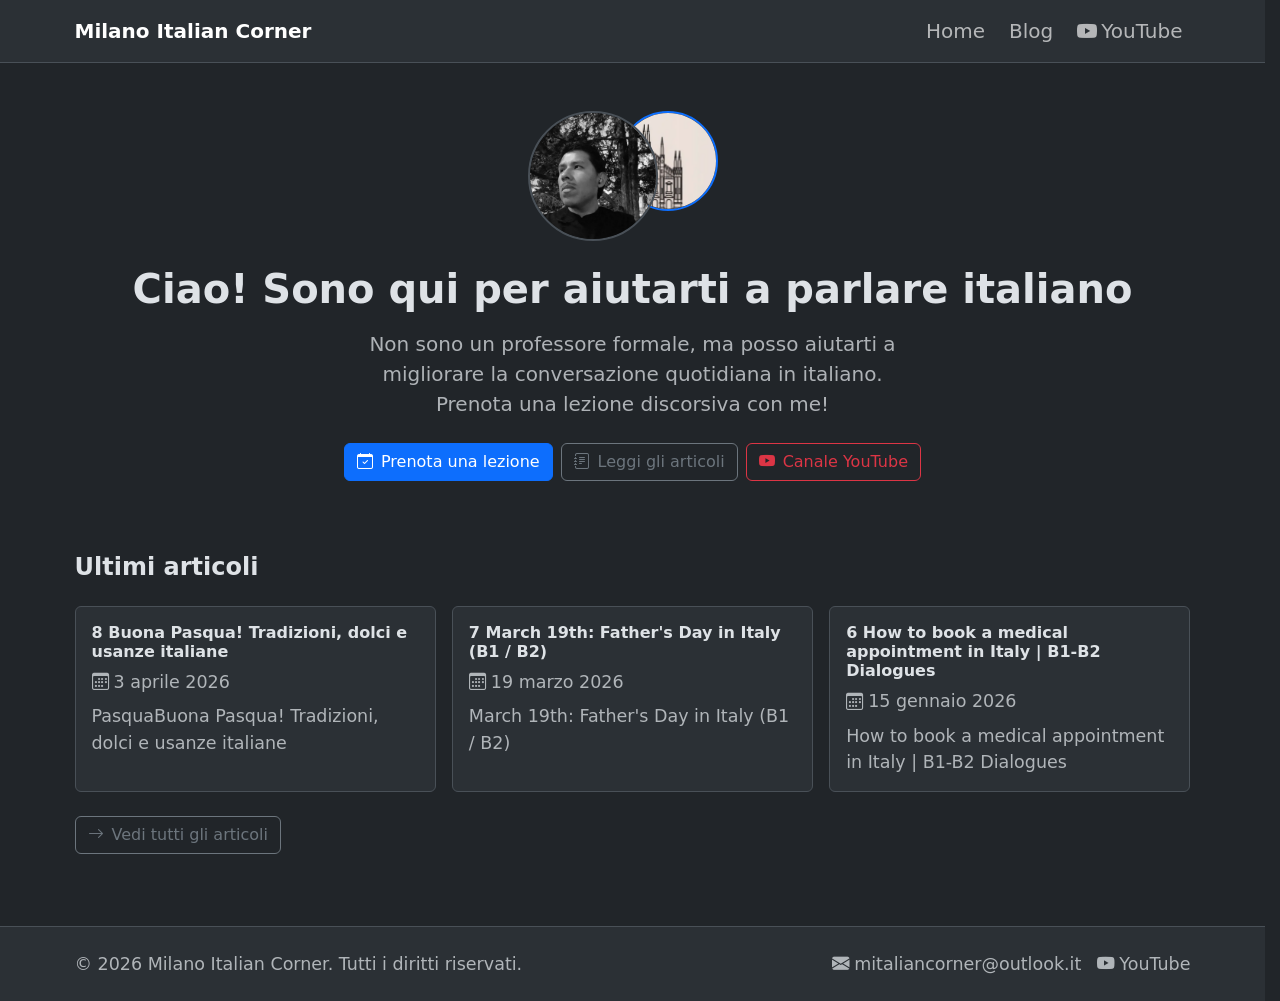
<file: index.html>
<!DOCTYPE html><html lang="it" data-bs-theme="dark"> <head><!-- 
      preconnect Ottimizza le connessioni esterne 
      I file di Bootstrap vengono caricati da cdn.jsdelivr.net. Il browser perde tempo a "cercare" dove si trova questo server (DNS lookup) e a stabilire una connessione sicura.
      Soluzione: Aggiungi queste due righe in cima al tuo <head>, prima di ogni altra cosa: 
    --><link rel="preconnect" href="https://cdn.jsdelivr.net"><link rel="dns-prefetch" href="https://cdn.jsdelivr.net"><meta charset="UTF-8"><meta name="viewport" content="width=device-width, initial-scale=1.0"><meta name="generator" content="Astro v6.1.3"><title>Milano Italian Corner</title><meta name="description" content="Impara l'italiano parlato. Articoli, consigli e risorse per chi vuole migliorare la conversazione in italiano."><link rel="canonical" href="https://mic.pphost.com.de/"><meta property="og:title" content="Milano Italian Corner"><meta property="og:description" content="Impara l'italiano parlato. Articoli, consigli e risorse per chi vuole migliorare la conversazione in italiano."><meta property="og:url" content="https://mic.pphost.com.de/"><meta property="og:type" content="website"><meta property="og:site_name" content="Milano Italian Corner"><meta name="twitter:card" content="summary_large_image"><meta name="twitter:title" content="Milano Italian Corner"><meta name="twitter:description" content="Impara l'italiano parlato. Articoli, consigli e risorse per chi vuole migliorare la conversazione in italiano."><link rel="sitemap" href="/sitemap-index.xml"><link rel="icon" href="data:,"><!-- blank favicon --><link href="https://cdn.jsdelivr.net/npm/bootstrap@5.3.8/dist/css/bootstrap.min.css" rel="stylesheet" integrity="sha384-sRIl4kxILFvY47J16cr9ZwB07vP4J8+LH7qKQnuqkuIAvNWLzeN8tE5YBujZqJLB" crossorigin="anonymous"><link rel="stylesheet" href="https://cdn.jsdelivr.net/npm/bootstrap-icons@1.13.1/font/bootstrap-icons.min.css"><link rel="stylesheet" href="/styles/global.css"><script type="application/ld+json">{"@context":"https://schema.org","@type":"WebSite","name":"Milano Italian Corner","url":"https://mic.pphost.com.de","description":"Impara l'italiano parlato. Articoli, consigli e risorse per chi vuole migliorare la conversazione in italiano."}</script></head> <body> <nav class="navbar navbar-expand-lg sticky-top bg-body-tertiary border-bottom"> <div class="container"> <a class="navbar-brand fw-bold" href="/">Milano Italian Corner</a> <button class="navbar-toggler" type="button" data-bs-toggle="collapse" data-bs-target="#navbarNav" aria-controls="navbarNav" aria-expanded="false" aria-label="Toggle navigation"> <span class="navbar-toggler-icon"></span> </button> <div class="collapse navbar-collapse" id="navbarNav"> <ul class="navbar-nav ms-auto gap-2"> <li class="nav-item"> <a class="nav-link" href="/">Home</a> </li> <li class="nav-item"> <a class="nav-link" href="/blog">Blog</a> </li> <li class="nav-item"> <a class="nav-link" href="https://www.youtube.com/@mitaliancorner" target="_blank" rel="noopener noreferrer"> <i class="bi bi-youtube me-1"></i>YouTube
</a> </li> </ul> </div> </div> </nav> <main>  <section class="text-center py-5"> <div class="container"> <div class="d-flex justify-content-center mb-4"> <div class="avatar-wrapper"> <img src="/images/author.webp" alt="Foto autore" class="avatar-img author border border-2"> <img src="/images/channel-logo.webp" alt="Logo canale YouTube" class="avatar-img logo border border-2 border-primary"> </div> </div> <h1 class="display-6 fw-bold mb-3">Ciao! Sono qui per aiutarti a parlare italiano</h1> <p class="lead text-body-secondary mx-auto mb-4" style="max-width: 540px;"> Non sono un professore formale, ma posso aiutarti a migliorare la conversazione quotidiana in italiano. Prenota una lezione discorsiva con me! </p> <div class="d-flex flex-wrap justify-content-center gap-2"> <a href="mailto:mitaliancorner@outlook.it?subject=Prenotazione lezione italiano" class="btn btn-primary"> <i class="bi bi-calendar-check me-2"></i>Prenota una lezione </a> <a href="/blog" class="btn btn-outline-secondary"> <i class="bi bi-journal-text me-2"></i>Leggi gli articoli
</a> <!--
        <a href={`mailto:${SITE_CONFIG.email}`} class="btn btn-outline-secondary">
          <i class="bi bi-envelope me-2"></i>Scrivimi
        </a>
        --> <a href="https://www.youtube.com/@mitaliancorner" target="_blank" rel="noopener noreferrer" class="btn btn-outline-danger"> <i class="bi bi-youtube me-2"></i>Canale YouTube
</a> </div> </div> </section> <section class="container py-4"> <h2 class="h4 fw-bold mb-4">Ultimi articoli</h2> <div class="row g-3"> <div class="col-md-4"> <a href="/blog/0008-buona-pasqua-tradizioni-dolci-usanze-italiane" class="card h-100 text-decoration-none bg-body-tertiary border"> <div class="card-body"> <h3 class="card-title h6 fw-semibold">8 Buona Pasqua! Tradizioni, dolci e usanze italiane</h3> <p class="text-body-secondary small mb-2"> <i class="bi bi-calendar3 me-1"></i>3 aprile 2026 </p> <p class="card-text text-body-secondary small mb-0">PasquaBuona Pasqua! Tradizioni, dolci e usanze italiane</p> </div> </a> </div><div class="col-md-4"> <a href="/blog/0007-march-19-fathers-day copy" class="card h-100 text-decoration-none bg-body-tertiary border"> <div class="card-body"> <h3 class="card-title h6 fw-semibold">7 March 19th: Father&#39;s Day in Italy (B1 / B2)</h3> <p class="text-body-secondary small mb-2"> <i class="bi bi-calendar3 me-1"></i>19 marzo 2026 </p> <p class="card-text text-body-secondary small mb-0">March 19th: Father&#39;s Day in Italy (B1 / B2)</p> </div> </a> </div><div class="col-md-4"> <a href="/blog/0006-how-to-book-medical-appointment" class="card h-100 text-decoration-none bg-body-tertiary border"> <div class="card-body"> <h3 class="card-title h6 fw-semibold">6 How to book a medical appointment in Italy | B1-B2 Dialogues</h3> <p class="text-body-secondary small mb-2"> <i class="bi bi-calendar3 me-1"></i>15 gennaio 2026 </p> <p class="card-text text-body-secondary small mb-0">How to book a medical appointment in Italy | B1-B2 Dialogues</p> </div> </a> </div> </div> <div class="mt-4"> <a href="/blog" class="btn btn-outline-secondary"> <i class="bi bi-arrow-right me-2"></i>Vedi tutti gli articoli
</a> </div> </section> </main> <footer class="bg-body-tertiary border-top py-4 mt-5"> <div class="container d-flex flex-column flex-md-row justify-content-between align-items-center gap-2 text-body-secondary small"> <span>&copy; 2026 Milano Italian Corner. Tutti i diritti riservati.</span> <div class="d-flex gap-3"> <a href="mailto:mitaliancorner@outlook.it" class="text-body-secondary text-decoration-none"> <i class="bi bi-envelope-fill me-1"></i>mitaliancorner@outlook.it </a> <a href="https://www.youtube.com/@mitaliancorner" target="_blank" rel="noopener noreferrer" class="text-body-secondary text-decoration-none"> <i class="bi bi-youtube me-1"></i>YouTube
</a> </div> </div> </footer> <script src="https://cdn.jsdelivr.net/npm/bootstrap@5.3.8/dist/js/bootstrap.bundle.min.js" integrity="sha384-FKyoEForCGlyvwx9Hj09JcYn3nv7wiPVlz7YYwJrWVcXK/BmnVDxM+D2scQbITxI" crossorigin="anonymous"></script> </body> </html>
</file>
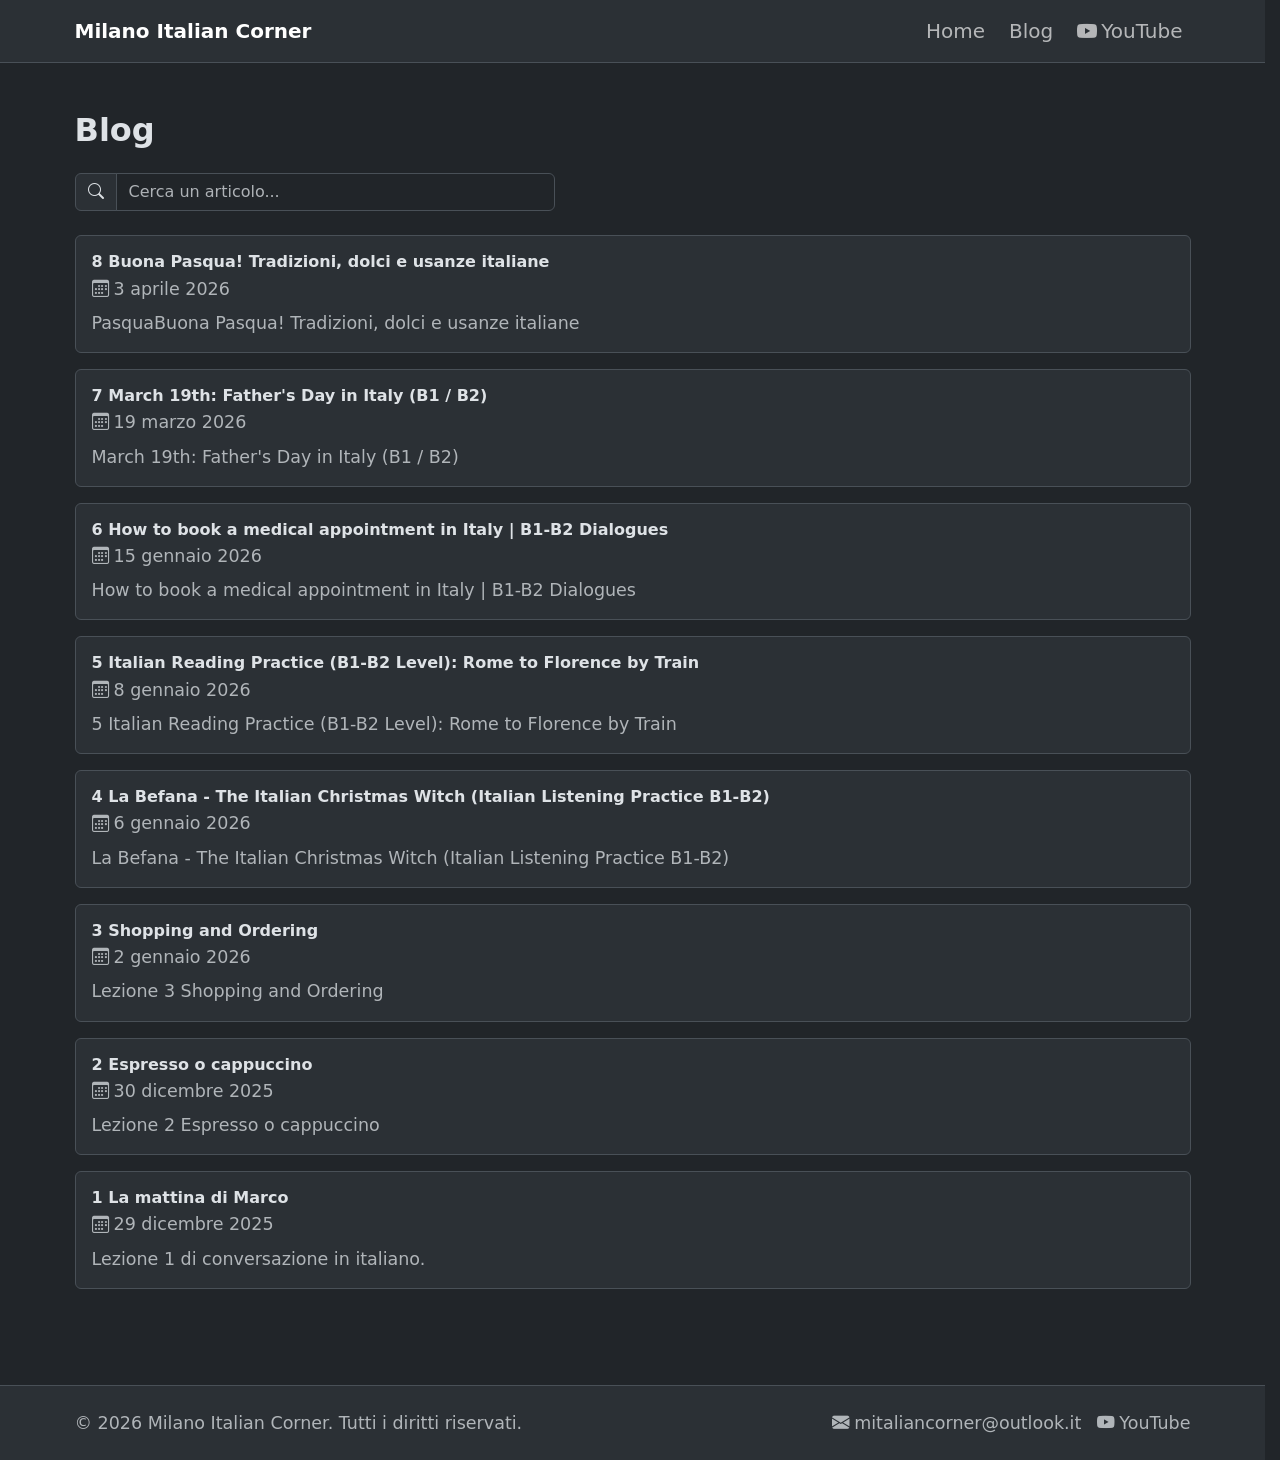
<file: blog/index.html>
<!DOCTYPE html><html lang="it" data-bs-theme="dark"> <head><!-- 
      preconnect Ottimizza le connessioni esterne 
      I file di Bootstrap vengono caricati da cdn.jsdelivr.net. Il browser perde tempo a "cercare" dove si trova questo server (DNS lookup) e a stabilire una connessione sicura.
      Soluzione: Aggiungi queste due righe in cima al tuo <head>, prima di ogni altra cosa: 
    --><link rel="preconnect" href="https://cdn.jsdelivr.net"><link rel="dns-prefetch" href="https://cdn.jsdelivr.net"><meta charset="UTF-8"><meta name="viewport" content="width=device-width, initial-scale=1.0"><meta name="generator" content="Astro v6.1.3"><title>Blog | Milano Italian Corner</title><meta name="description" content="Tutti gli articoli di Milano Italian Corner: risorse e consigli per imparare l'italiano parlato."><link rel="canonical" href="https://mic.pphost.com.de/blog/"><meta property="og:title" content="Blog | Milano Italian Corner"><meta property="og:description" content="Tutti gli articoli di Milano Italian Corner: risorse e consigli per imparare l'italiano parlato."><meta property="og:url" content="https://mic.pphost.com.de/blog/"><meta property="og:type" content="website"><meta property="og:site_name" content="Milano Italian Corner"><meta name="twitter:card" content="summary_large_image"><meta name="twitter:title" content="Blog | Milano Italian Corner"><meta name="twitter:description" content="Tutti gli articoli di Milano Italian Corner: risorse e consigli per imparare l'italiano parlato."><link rel="sitemap" href="/sitemap-index.xml"><link rel="icon" href="data:,"><!-- blank favicon --><link href="https://cdn.jsdelivr.net/npm/bootstrap@5.3.8/dist/css/bootstrap.min.css" rel="stylesheet" integrity="sha384-sRIl4kxILFvY47J16cr9ZwB07vP4J8+LH7qKQnuqkuIAvNWLzeN8tE5YBujZqJLB" crossorigin="anonymous"><link rel="stylesheet" href="https://cdn.jsdelivr.net/npm/bootstrap-icons@1.13.1/font/bootstrap-icons.min.css"><link rel="stylesheet" href="/styles/global.css"><script type="application/ld+json">{"@context":"https://schema.org","@type":"WebSite","name":"Milano Italian Corner","url":"https://mic.pphost.com.de","description":"Impara l'italiano parlato. Articoli, consigli e risorse per chi vuole migliorare la conversazione in italiano."}</script></head> <body> <nav class="navbar navbar-expand-lg sticky-top bg-body-tertiary border-bottom"> <div class="container"> <a class="navbar-brand fw-bold" href="/">Milano Italian Corner</a> <button class="navbar-toggler" type="button" data-bs-toggle="collapse" data-bs-target="#navbarNav" aria-controls="navbarNav" aria-expanded="false" aria-label="Toggle navigation"> <span class="navbar-toggler-icon"></span> </button> <div class="collapse navbar-collapse" id="navbarNav"> <ul class="navbar-nav ms-auto gap-2"> <li class="nav-item"> <a class="nav-link" href="/">Home</a> </li> <li class="nav-item"> <a class="nav-link" href="/blog">Blog</a> </li> <li class="nav-item"> <a class="nav-link" href="https://www.youtube.com/@mitaliancorner" target="_blank" rel="noopener noreferrer"> <i class="bi bi-youtube me-1"></i>YouTube
</a> </li> </ul> </div> </div> </nav> <main>  <section class="container py-5"> <h1 class="h2 fw-bold mb-4">Blog</h1> <div class="mb-4"> <div class="input-group" style="max-width: 480px;"> <span class="input-group-text"><i class="bi bi-search"></i></span> <input type="text" id="search-input" class="form-control" placeholder="Cerca un articolo..." autocomplete="off"> </div> </div> <div class="d-flex flex-column gap-3" id="articles-list"> <div class="article-item" data-title="8 buona pasqua! tradizioni, dolci e usanze italiane"> <a href="/blog/0008-buona-pasqua-tradizioni-dolci-usanze-italiane" class="card text-decoration-none bg-body-tertiary border"> <div class="card-body"> <h2 class="card-title h6 fw-semibold mb-1">8 Buona Pasqua! Tradizioni, dolci e usanze italiane</h2> <p class="text-body-secondary small mb-2"> <i class="bi bi-calendar3 me-1"></i>3 aprile 2026 </p> <p class="card-text text-body-secondary small mb-0">PasquaBuona Pasqua! Tradizioni, dolci e usanze italiane</p> </div> </a> </div><div class="article-item" data-title="7 march 19th: father's day in italy (b1 / b2)"> <a href="/blog/0007-march-19-fathers-day copy" class="card text-decoration-none bg-body-tertiary border"> <div class="card-body"> <h2 class="card-title h6 fw-semibold mb-1">7 March 19th: Father&#39;s Day in Italy (B1 / B2)</h2> <p class="text-body-secondary small mb-2"> <i class="bi bi-calendar3 me-1"></i>19 marzo 2026 </p> <p class="card-text text-body-secondary small mb-0">March 19th: Father&#39;s Day in Italy (B1 / B2)</p> </div> </a> </div><div class="article-item" data-title="6 how to book a medical appointment in italy | b1-b2 dialogues"> <a href="/blog/0006-how-to-book-medical-appointment" class="card text-decoration-none bg-body-tertiary border"> <div class="card-body"> <h2 class="card-title h6 fw-semibold mb-1">6 How to book a medical appointment in Italy | B1-B2 Dialogues</h2> <p class="text-body-secondary small mb-2"> <i class="bi bi-calendar3 me-1"></i>15 gennaio 2026 </p> <p class="card-text text-body-secondary small mb-0">How to book a medical appointment in Italy | B1-B2 Dialogues</p> </div> </a> </div><div class="article-item" data-title="5 italian reading practice (b1-b2 level): rome to florence by train"> <a href="/blog/0005-italian-reading-practice-rome-to-florence" class="card text-decoration-none bg-body-tertiary border"> <div class="card-body"> <h2 class="card-title h6 fw-semibold mb-1">5 Italian Reading Practice (B1-B2 Level): Rome to Florence by Train</h2> <p class="text-body-secondary small mb-2"> <i class="bi bi-calendar3 me-1"></i>8 gennaio 2026 </p> <p class="card-text text-body-secondary small mb-0">5 Italian Reading Practice (B1-B2 Level): Rome to Florence by Train</p> </div> </a> </div><div class="article-item" data-title="4 la befana - the italian christmas witch (italian listening practice b1-b2)"> <a href="/blog/0004-la-befana-italian-christmas-witch" class="card text-decoration-none bg-body-tertiary border"> <div class="card-body"> <h2 class="card-title h6 fw-semibold mb-1">4 La Befana - The Italian Christmas Witch (Italian Listening Practice B1-B2)</h2> <p class="text-body-secondary small mb-2"> <i class="bi bi-calendar3 me-1"></i>6 gennaio 2026 </p> <p class="card-text text-body-secondary small mb-0">La Befana - The Italian Christmas Witch (Italian Listening Practice B1-B2)</p> </div> </a> </div><div class="article-item" data-title="3 shopping and ordering"> <a href="/blog/0003-shopping-and-ordering" class="card text-decoration-none bg-body-tertiary border"> <div class="card-body"> <h2 class="card-title h6 fw-semibold mb-1">3 Shopping and Ordering</h2> <p class="text-body-secondary small mb-2"> <i class="bi bi-calendar3 me-1"></i>2 gennaio 2026 </p> <p class="card-text text-body-secondary small mb-0">Lezione 3 Shopping and Ordering</p> </div> </a> </div><div class="article-item" data-title="2 espresso o cappuccino"> <a href="/blog/0002-espresso-o-cappuccino" class="card text-decoration-none bg-body-tertiary border"> <div class="card-body"> <h2 class="card-title h6 fw-semibold mb-1">2 Espresso o cappuccino</h2> <p class="text-body-secondary small mb-2"> <i class="bi bi-calendar3 me-1"></i>30 dicembre 2025 </p> <p class="card-text text-body-secondary small mb-0">Lezione 2 Espresso o cappuccino</p> </div> </a> </div><div class="article-item" data-title="1 la mattina di marco"> <a href="/blog/0001-la-mattina-di-marco" class="card text-decoration-none bg-body-tertiary border"> <div class="card-body"> <h2 class="card-title h6 fw-semibold mb-1">1 La mattina di Marco</h2> <p class="text-body-secondary small mb-2"> <i class="bi bi-calendar3 me-1"></i>29 dicembre 2025 </p> <p class="card-text text-body-secondary small mb-0">Lezione 1 di conversazione in italiano.</p> </div> </a> </div> </div> <p id="no-results" class="text-body-secondary text-center py-5 no-results"> <i class="bi bi-search fs-3 d-block mb-2"></i>
Nessun articolo trovato per "<span id="no-results-query"></span>"
</p> </section> <script type="module">const o=document.getElementById("search-input"),l=document.querySelectorAll(".article-item"),c=document.getElementById("no-results"),u=document.getElementById("no-results-query");o?.addEventListener("input",()=>{const e=o.value.trim().toLowerCase();let t=0;l.forEach(n=>{const s=(n.dataset.title??"").includes(e);n.style.display=s?"":"none",s&&t++}),c.style.display=t===0?"block":"none",u.textContent=e});</script>  </main> <footer class="bg-body-tertiary border-top py-4 mt-5"> <div class="container d-flex flex-column flex-md-row justify-content-between align-items-center gap-2 text-body-secondary small"> <span>&copy; 2026 Milano Italian Corner. Tutti i diritti riservati.</span> <div class="d-flex gap-3"> <a href="mailto:mitaliancorner@outlook.it" class="text-body-secondary text-decoration-none"> <i class="bi bi-envelope-fill me-1"></i>mitaliancorner@outlook.it </a> <a href="https://www.youtube.com/@mitaliancorner" target="_blank" rel="noopener noreferrer" class="text-body-secondary text-decoration-none"> <i class="bi bi-youtube me-1"></i>YouTube
</a> </div> </div> </footer> <script src="https://cdn.jsdelivr.net/npm/bootstrap@5.3.8/dist/js/bootstrap.bundle.min.js" integrity="sha384-FKyoEForCGlyvwx9Hj09JcYn3nv7wiPVlz7YYwJrWVcXK/BmnVDxM+D2scQbITxI" crossorigin="anonymous"></script> </body> </html>
</file>
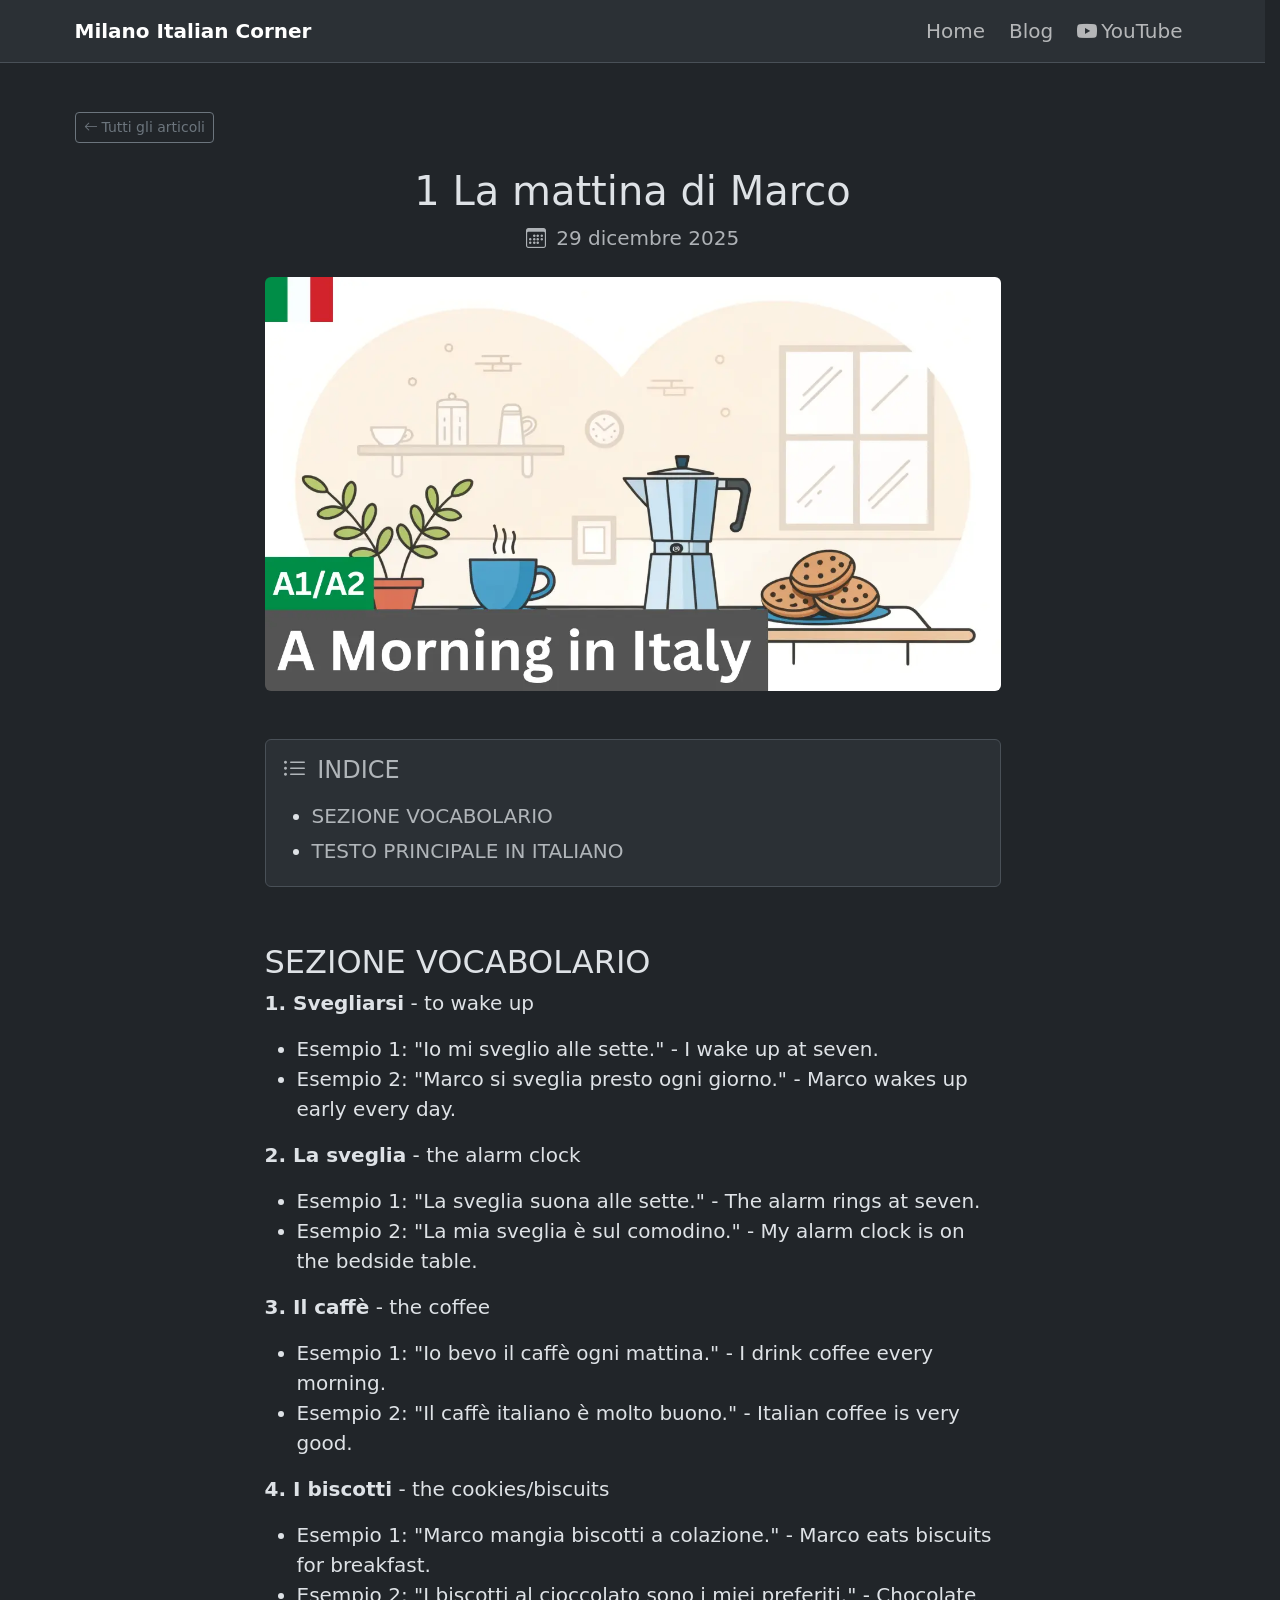
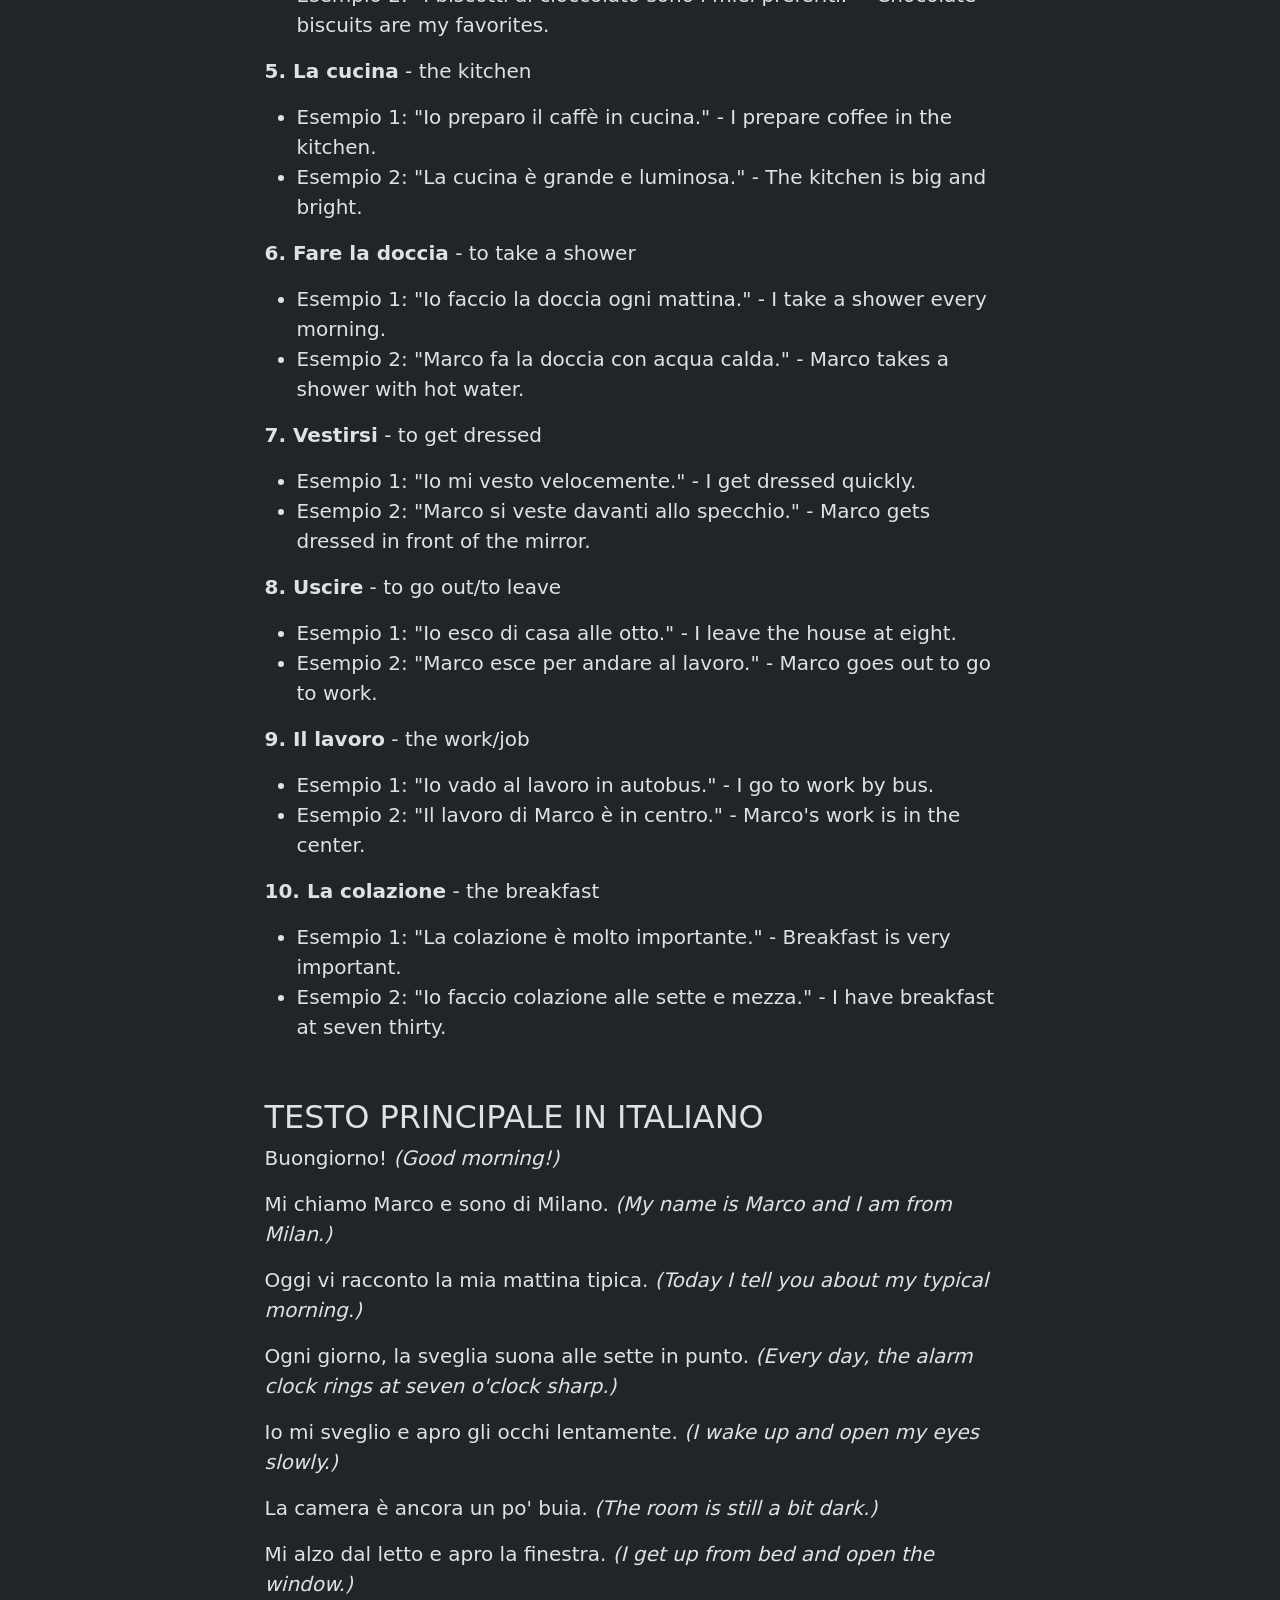
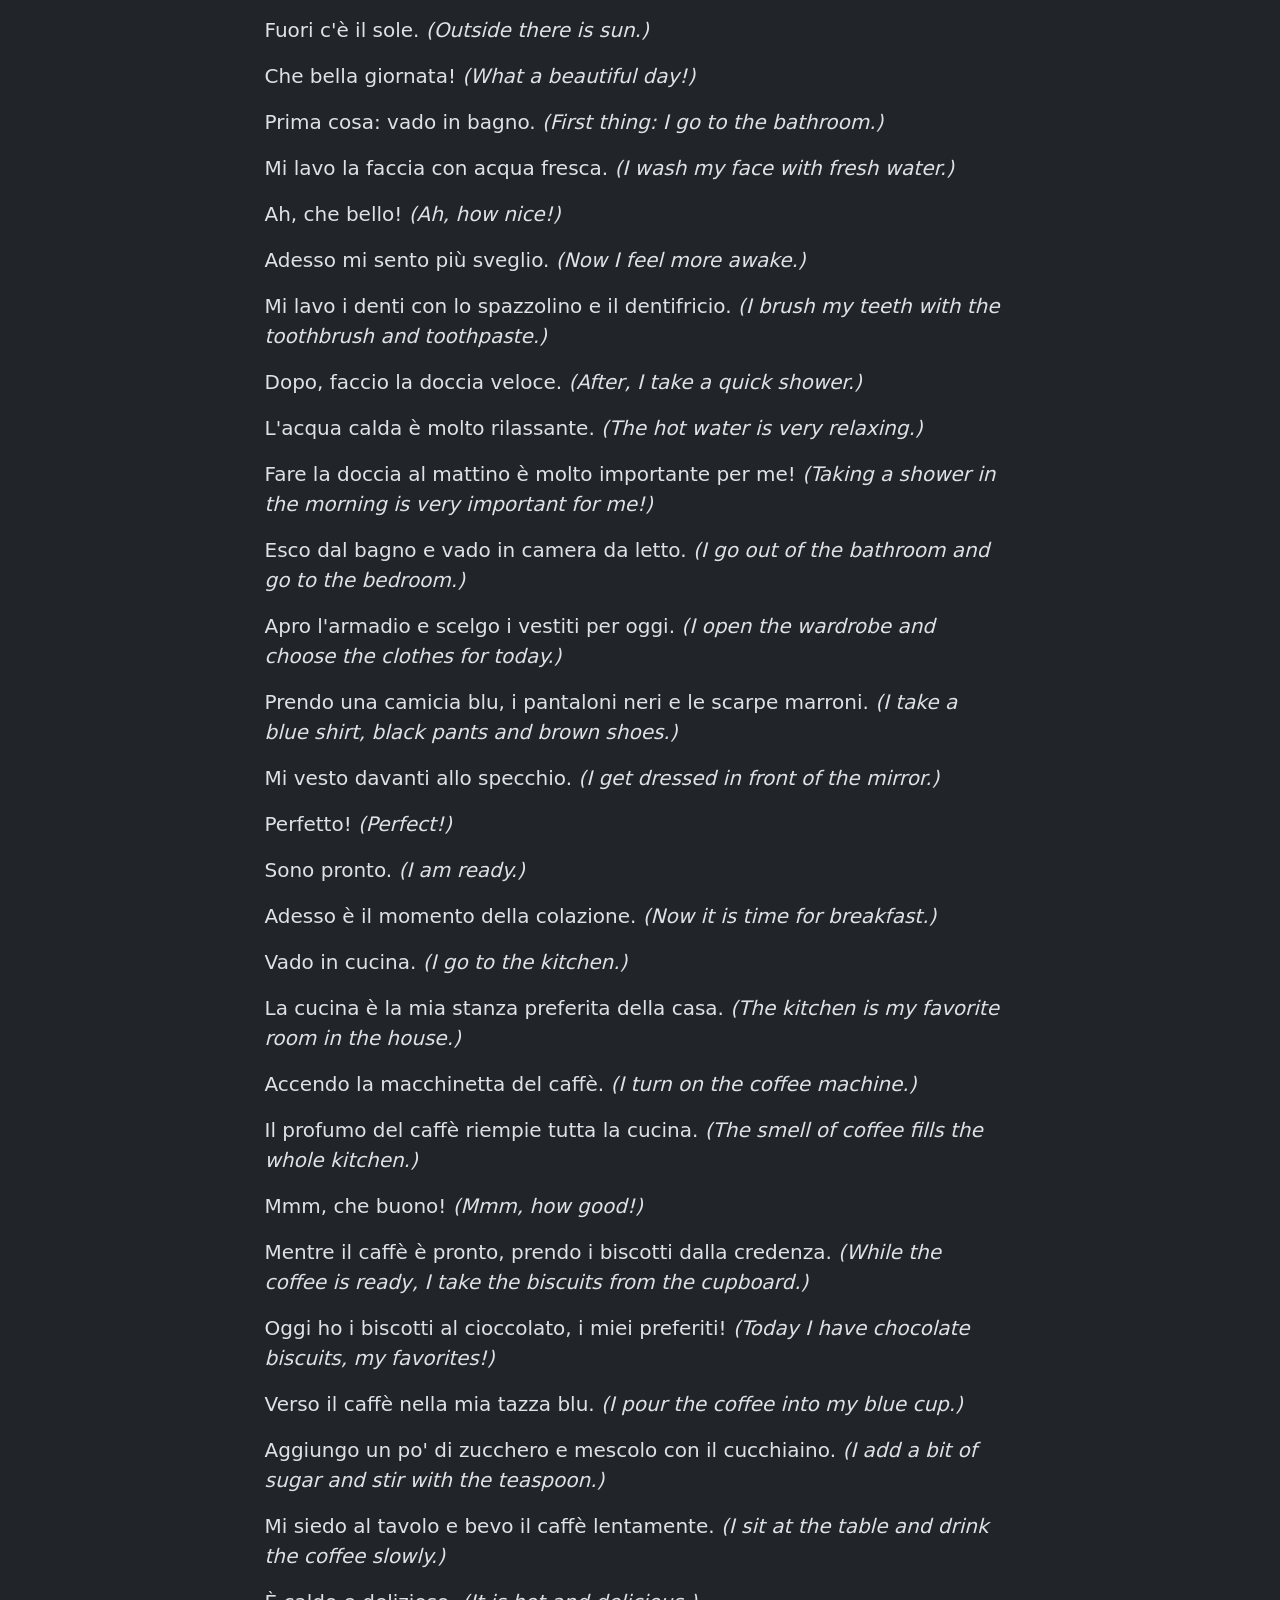
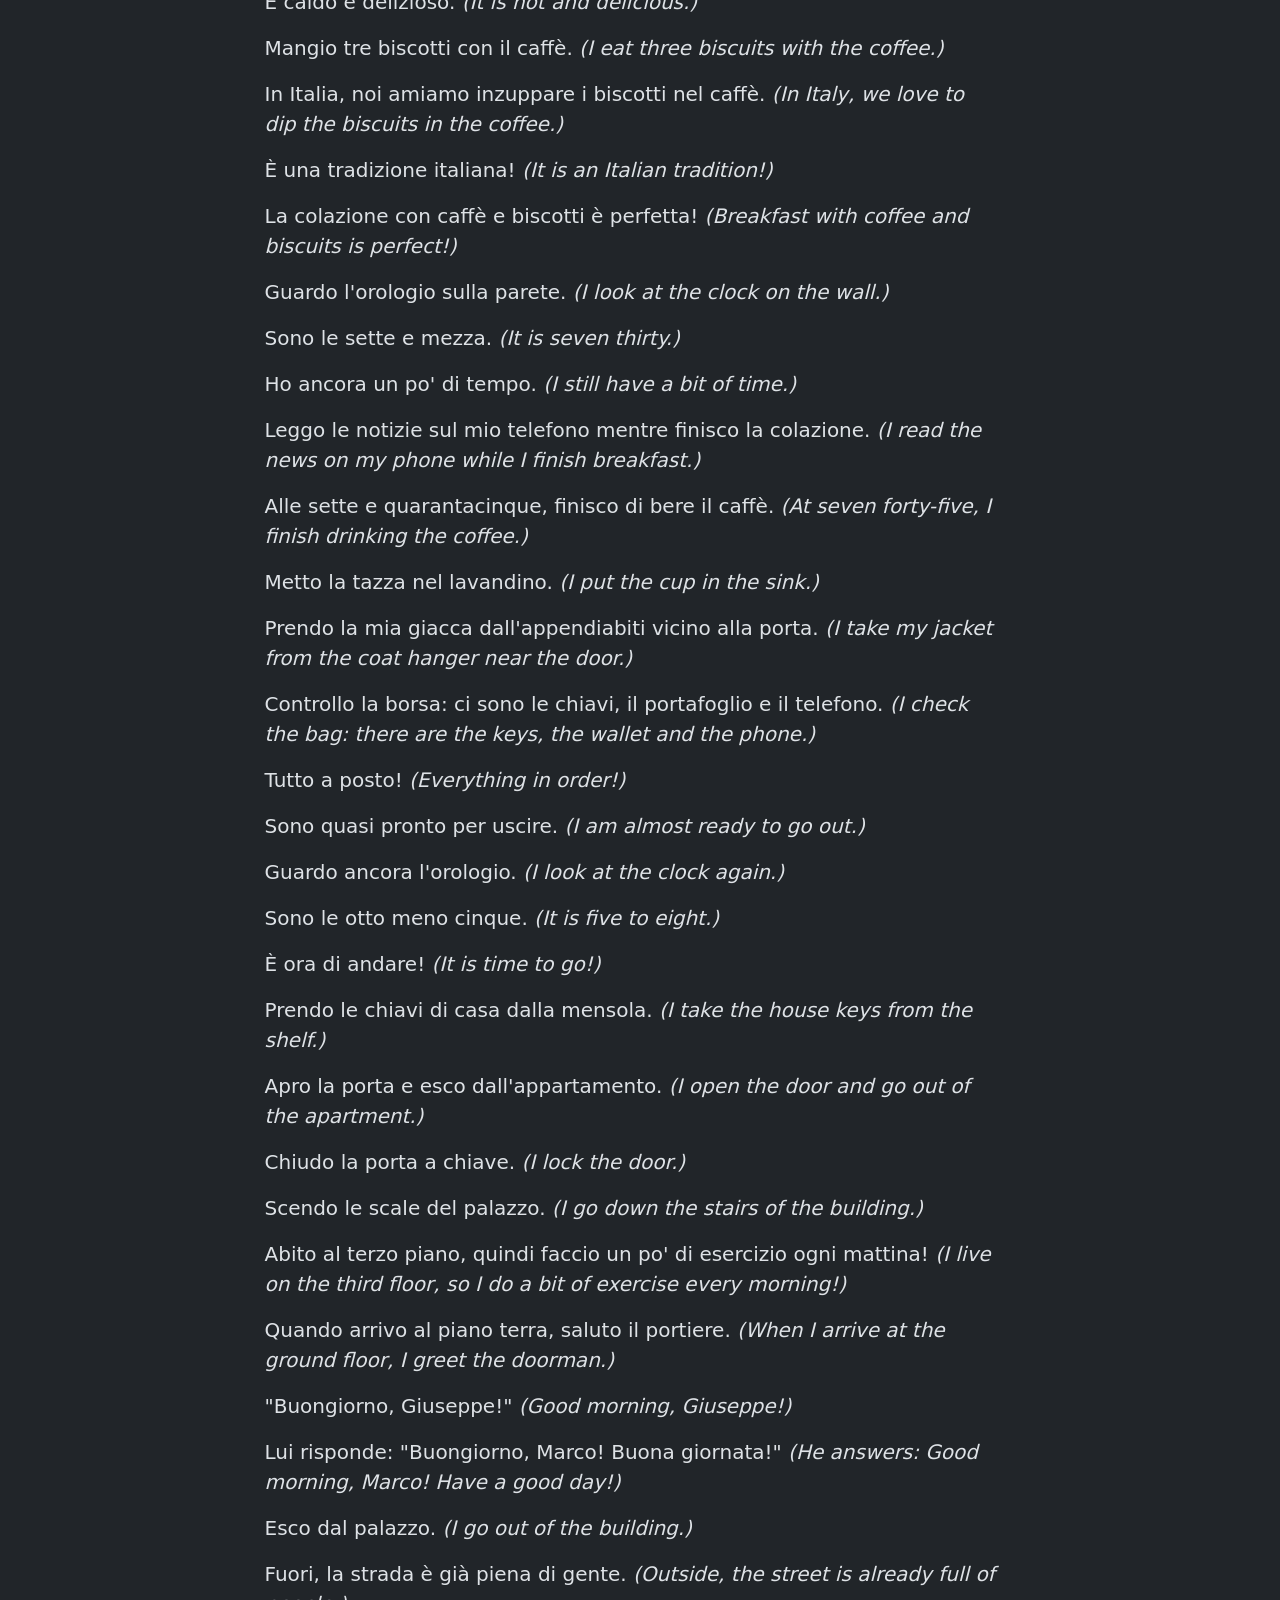
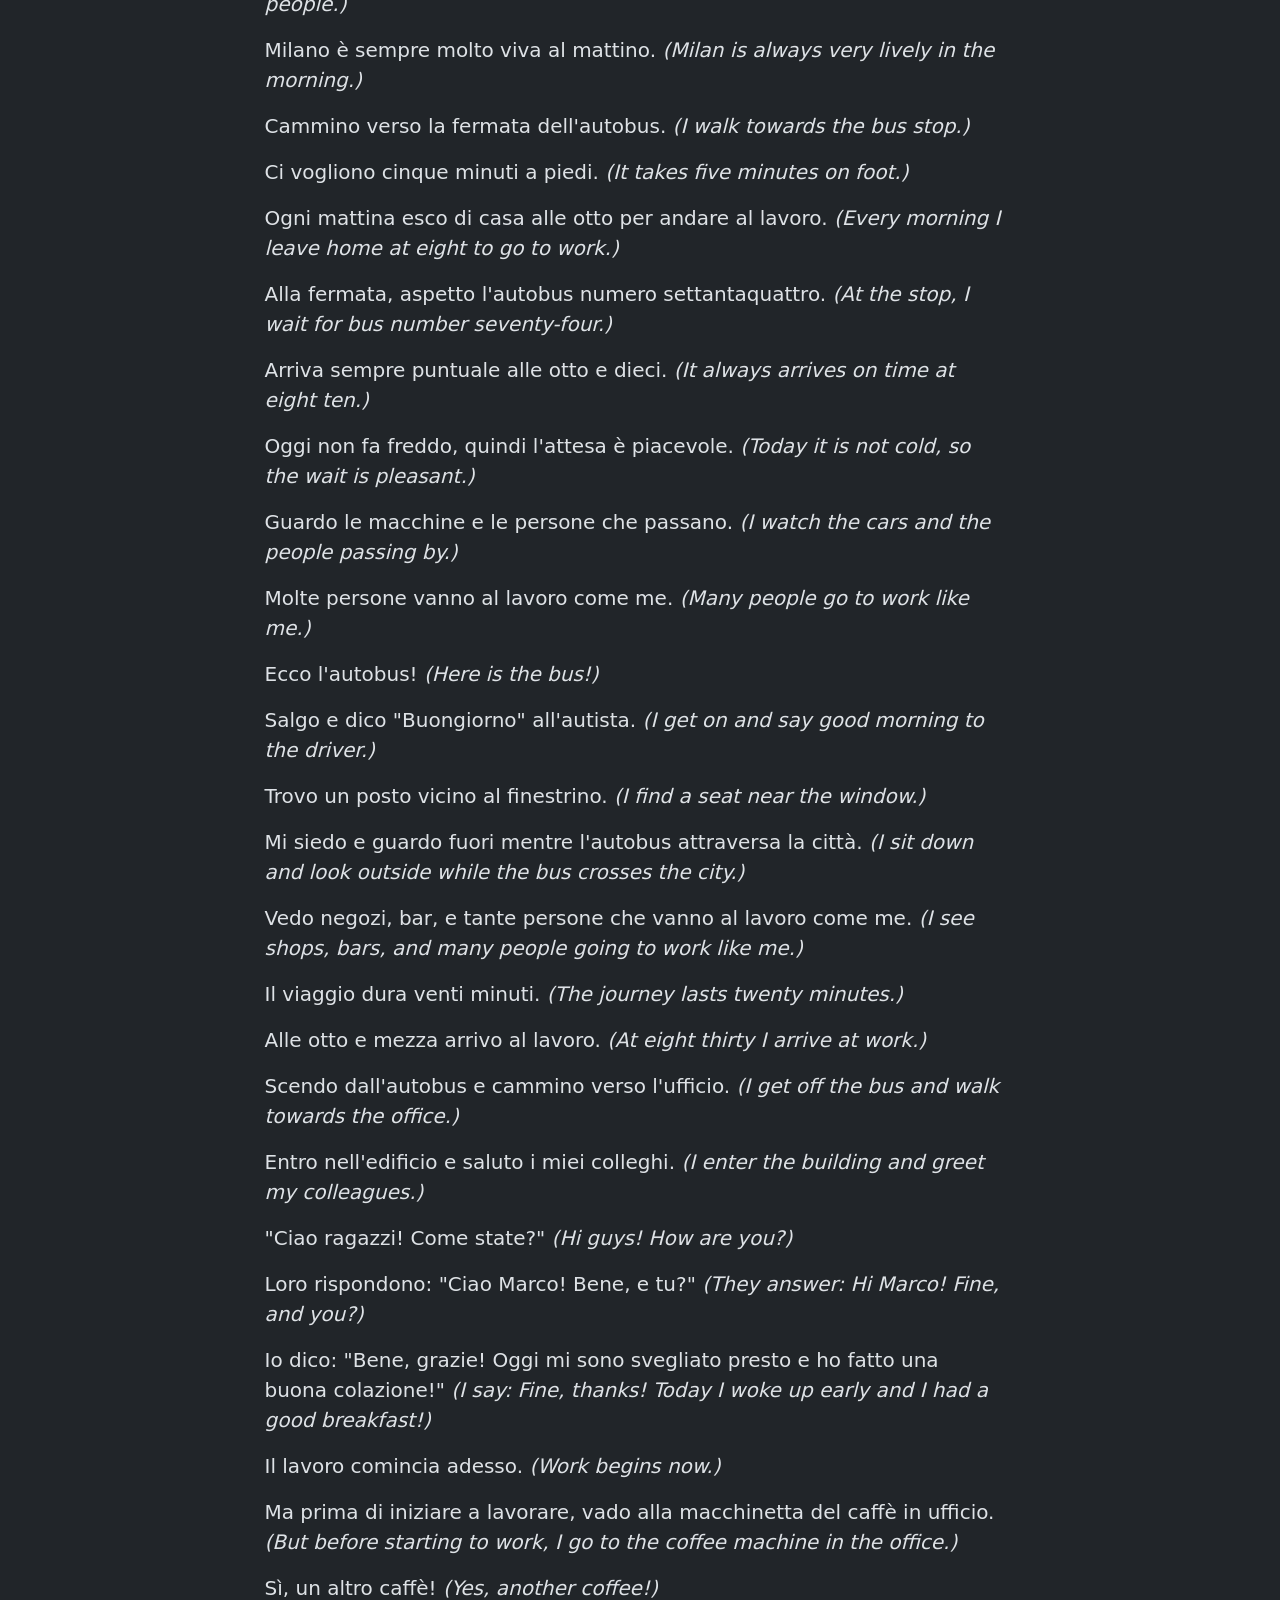
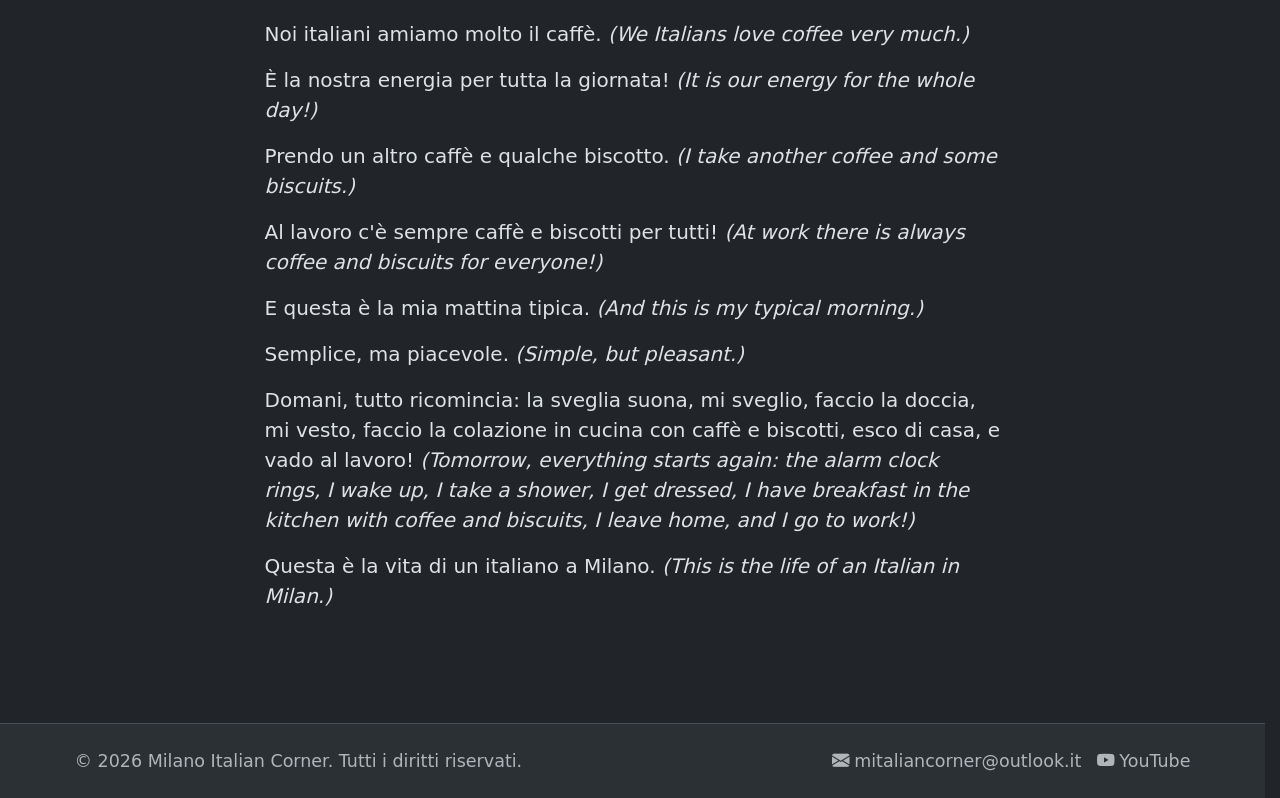
<file: blog/0001-la-mattina-di-marco/index.html>
<!DOCTYPE html><html lang="it" data-bs-theme="dark"> <head><!-- 
      preconnect Ottimizza le connessioni esterne 
      I file di Bootstrap vengono caricati da cdn.jsdelivr.net. Il browser perde tempo a "cercare" dove si trova questo server (DNS lookup) e a stabilire una connessione sicura.
      Soluzione: Aggiungi queste due righe in cima al tuo <head>, prima di ogni altra cosa: 
    --><link rel="preconnect" href="https://cdn.jsdelivr.net"><link rel="dns-prefetch" href="https://cdn.jsdelivr.net"><meta charset="UTF-8"><meta name="viewport" content="width=device-width, initial-scale=1.0"><meta name="generator" content="Astro v6.1.3"><title>1 La mattina di Marco | Milano Italian Corner</title><meta name="description" content="Lezione 1 di conversazione in italiano."><link rel="canonical" href="https://mic.pphost.com.de/blog/0001-la-mattina-di-marco/"><meta property="og:title" content="1 La mattina di Marco | Milano Italian Corner"><meta property="og:description" content="Lezione 1 di conversazione in italiano."><meta property="og:url" content="https://mic.pphost.com.de/blog/0001-la-mattina-di-marco/"><meta property="og:type" content="article"><meta property="og:site_name" content="Milano Italian Corner"><meta property="og:image" content="https://mic.pphost.com.de/images/cover/0001.webp"><meta property="article:published_time" content="2025-12-29"><meta name="twitter:card" content="summary_large_image"><meta name="twitter:title" content="1 La mattina di Marco | Milano Italian Corner"><meta name="twitter:description" content="Lezione 1 di conversazione in italiano."><meta name="twitter:image" content="https://mic.pphost.com.de/images/cover/0001.webp"><link rel="sitemap" href="/sitemap-index.xml"><link rel="icon" href="data:,"><!-- blank favicon --><link href="https://cdn.jsdelivr.net/npm/bootstrap@5.3.8/dist/css/bootstrap.min.css" rel="stylesheet" integrity="sha384-sRIl4kxILFvY47J16cr9ZwB07vP4J8+LH7qKQnuqkuIAvNWLzeN8tE5YBujZqJLB" crossorigin="anonymous"><link rel="stylesheet" href="https://cdn.jsdelivr.net/npm/bootstrap-icons@1.13.1/font/bootstrap-icons.min.css"><link rel="stylesheet" href="/styles/global.css"><script type="application/ld+json">{"@context":"https://schema.org","@type":"Article","name":"Milano Italian Corner","url":"https://mic.pphost.com.de","description":"Impara l'italiano parlato. Articoli, consigli e risorse per chi vuole migliorare la conversazione in italiano.","datePublished":"2025-12-29","author":{"@type":"Person","name":"Pablo"}}</script></head> <body> <nav class="navbar navbar-expand-lg sticky-top bg-body-tertiary border-bottom"> <div class="container"> <a class="navbar-brand fw-bold" href="/">Milano Italian Corner</a> <button class="navbar-toggler" type="button" data-bs-toggle="collapse" data-bs-target="#navbarNav" aria-controls="navbarNav" aria-expanded="false" aria-label="Toggle navigation"> <span class="navbar-toggler-icon"></span> </button> <div class="collapse navbar-collapse" id="navbarNav"> <ul class="navbar-nav ms-auto gap-2"> <li class="nav-item"> <a class="nav-link" href="/">Home</a> </li> <li class="nav-item"> <a class="nav-link" href="/blog">Blog</a> </li> <li class="nav-item"> <a class="nav-link" href="https://www.youtube.com/@mitaliancorner" target="_blank" rel="noopener noreferrer"> <i class="bi bi-youtube me-1"></i>YouTube
</a> </li> </ul> </div> </div> </nav> <main>  <article class="container py-5"> <div class="mb-4"> <a href="/blog" class="btn btn-outline-secondary btn-sm"> <i class="bi bi-arrow-left me-1"></i>Tutti gli articoli
</a> </div> <h1 class="mb-2 text-center">1 La mattina di Marco</h1> <p class="text-body-secondary mb-4 text-center"> <i class="bi bi-calendar3 me-1"></i> <time datetime="2025-12-29">29 dicembre 2025</time> </p> <div class="row justify-content-center"> <div class="col-lg-8"> <img src="/images/cover/0001.webp" alt="La mattina di Marco" class="article-cover rounded mb-4"> <nav id="toc-container" class="card bg-body-tertiary border mt-4 mb-5 p-3" aria-label="Indice dei contenuti"> <h2 class="h4 text-uppercase text-body-secondary mb-3"> <i class="bi bi-list-ul me-1"></i> Indice
</h2> <ul class="toc-list" id="toc-list"></ul> </nav> <div id="article-content">  <h2>SEZIONE VOCABOLARIO</h2> <p><strong>1. Svegliarsi</strong> - to wake up</p> <ul> <li>Esempio 1: "Io mi sveglio alle sette." - I wake up at seven.</li> <li>Esempio 2: "Marco si sveglia presto ogni giorno." - Marco wakes up early every day.</li> </ul> <p><strong>2. La sveglia</strong> - the alarm clock</p> <ul> <li> Esempio 1: "La sveglia suona alle sette." - The alarm rings at seven.</li> <li> Esempio 2: "La mia sveglia è sul comodino." - My alarm clock is on the bedside table.</li> </ul> <p><strong>3. Il caffè</strong> -  the coffee</p> <ul> <li> Esempio 1: "Io bevo il caffè ogni mattina." - I drink coffee every morning.</li> <li> Esempio 2: "Il caffè italiano è molto buono." - Italian coffee is very good.</li> </ul> <p><strong>4. I biscotti</strong> - the cookies/biscuits</p> <ul> <li> Esempio 1: "Marco mangia biscotti a colazione." - Marco eats biscuits for breakfast.</li> <li> Esempio 2: "I biscotti al cioccolato sono i miei preferiti." - Chocolate biscuits are my favorites.</li> </ul> <p><strong>5. La cucina</strong> - the kitchen</p> <ul> <li> Esempio 1: "Io preparo il caffè in cucina." - I prepare coffee in the kitchen.</li> <li> Esempio 2: "La cucina è grande e luminosa." - The kitchen is big and bright.</li> </ul> <p><strong>6. Fare la doccia</strong> - to take a shower</p> <ul> <li> Esempio 1: "Io faccio la doccia ogni mattina." - I take a shower every morning.</li> <li> Esempio 2: "Marco fa la doccia con acqua calda." - Marco takes a shower with hot water.</li> </ul> <p><strong>7. Vestirsi</strong> - to get dressed</p> <ul> <li> Esempio 1: "Io mi vesto velocemente." - I get dressed quickly.</li> <li> Esempio 2: "Marco si veste davanti allo specchio." - Marco gets dressed in front of the mirror.</li> </ul> <p><strong>8. Uscire</strong> - to go out/to leave</p> <ul> <li> Esempio 1: "Io esco di casa alle otto." - I leave the house at eight.</li> <li> Esempio 2: "Marco esce per andare al lavoro." - Marco goes out to go to work.</li> </ul> <p><strong>9. Il lavoro</strong> - the work/job</p> <ul> <li> Esempio 1: "Io vado al lavoro in autobus." - I go to work by bus.</li> <li> Esempio 2: "Il lavoro di Marco è in centro." - Marco's work is in the center.</li> </ul> <p><strong>10. La colazione</strong> - the breakfast</p> <ul> <li> Esempio 1: "La colazione è molto importante." - Breakfast is very important.</li> <li> Esempio 2: "Io faccio colazione alle sette e mezza." - I have breakfast at seven thirty.</li> </ul> <h2>TESTO PRINCIPALE IN ITALIANO</h2> <p>Buongiorno! <i>(Good morning!)</i></p> <p>Mi chiamo Marco e sono di Milano. <i>(My name is Marco and I am from Milan.)</i></p> <p>Oggi vi racconto la mia mattina tipica. <i>(Today I tell you about my typical morning.)</i></p> <p>Ogni giorno, la sveglia suona alle sette in punto. <i>(Every day, the alarm clock rings at seven o'clock sharp.)</i></p> <p>Io mi sveglio e apro gli occhi lentamente. <i>(I wake up and open my eyes slowly.)</i></p> <p>La camera è ancora un po' buia. <i>(The room is still a bit dark.)</i></p> <p>Mi alzo dal letto e apro la finestra. <i>(I get up from bed and open the window.)</i></p> <p>Fuori c'è il sole. <i>(Outside there is sun.)</i></p> <p>Che bella giornata! <i>(What a beautiful day!)</i></p> <p>Prima cosa: vado in bagno. <i>(First thing: I go to the bathroom.)</i></p> <p>Mi lavo la faccia con acqua fresca. <i>(I wash my face with fresh water.)</i></p> <p>Ah, che bello! <i>(Ah, how nice!)</i></p> <p>Adesso mi sento più sveglio. <i>(Now I feel more awake.)</i></p> <p>Mi lavo i denti con lo spazzolino e il dentifricio. <i>(I brush my teeth with the toothbrush and toothpaste.)</i></p> <p>Dopo, faccio la doccia veloce. <i>(After, I take a quick shower.)</i></p> <p>L'acqua calda è molto rilassante. <i>(The hot water is very relaxing.)</i></p> <p>Fare la doccia al mattino è molto importante per me! <i>(Taking a shower in the morning is very important for me!)</i></p> <p>Esco dal bagno e vado in camera da letto. <i>(I go out of the bathroom and go to the bedroom.)</i></p> <p>Apro l'armadio e scelgo i vestiti per oggi. <i>(I open the wardrobe and choose the clothes for today.)</i></p> <p>Prendo una camicia blu, i pantaloni neri e le scarpe marroni. <i>(I take a blue shirt, black pants and brown shoes.)</i></p> <p>Mi vesto davanti allo specchio. <i>(I get dressed in front of the mirror.)</i></p> <p>Perfetto! <i>(Perfect!)</i></p> <p>Sono pronto. <i>(I am ready.)</i></p> <p>Adesso è il momento della colazione. <i>(Now it is time for breakfast.)</i></p> <p>Vado in cucina. <i>(I go to the kitchen.)</i></p> <p>La cucina è la mia stanza preferita della casa. <i>(The kitchen is my favorite room in the house.)</i></p> <p>Accendo la macchinetta del caffè. <i>(I turn on the coffee machine.)</i></p> <p>Il profumo del caffè riempie tutta la cucina. <i>(The smell of coffee fills the whole kitchen.)</i></p> <p>Mmm, che buono! <i>(Mmm, how good!)</i></p> <p>Mentre il caffè è pronto, prendo i biscotti dalla credenza. <i>(While the coffee is ready, I take the biscuits from the cupboard.)</i></p> <p>Oggi ho i biscotti al cioccolato, i miei preferiti! <i>(Today I have chocolate biscuits, my favorites!)</i></p> <p>Verso il caffè nella mia tazza blu. <i>(I pour the coffee into my blue cup.)</i></p> <p>Aggiungo un po' di zucchero e mescolo con il cucchiaino. <i>(I add a bit of sugar and stir with the teaspoon.)</i></p> <p>Mi siedo al tavolo e bevo il caffè lentamente. <i>(I sit at the table and drink the coffee slowly.)</i></p> <p>È caldo e delizioso. <i>(It is hot and delicious.)</i></p> <p>Mangio tre biscotti con il caffè. <i>(I eat three biscuits with the coffee.)</i></p> <p>In Italia, noi amiamo inzuppare i biscotti nel caffè. <i>(In Italy, we love to dip the biscuits in the coffee.)</i></p> <p>È una tradizione italiana! <i>(It is an Italian tradition!)</i></p> <p>La colazione con caffè e biscotti è perfetta! <i>(Breakfast with coffee and biscuits is perfect!)</i></p> <p>Guardo l'orologio sulla parete. <i>(I look at the clock on the wall.)</i></p> <p>Sono le sette e mezza. <i>(It is seven thirty.)</i></p> <p>Ho ancora un po' di tempo. <i>(I still have a bit of time.)</i></p> <p>Leggo le notizie sul mio telefono mentre finisco la colazione. <i>(I read the news on my phone while I finish breakfast.)</i></p> <p>Alle sette e quarantacinque, finisco di bere il caffè. <i>(At seven forty-five, I finish drinking the coffee.)</i></p> <p>Metto la tazza nel lavandino. <i>(I put the cup in the sink.)</i></p> <p>Prendo la mia giacca dall'appendiabiti vicino alla porta. <i>(I take my jacket from the coat hanger near the door.)</i></p> <p>Controllo la borsa: ci sono le chiavi, il portafoglio e il telefono. <i>(I check the bag: there are the keys, the wallet and the phone.)</i></p> <p>Tutto a posto! <i>(Everything in order!)</i></p> <p>Sono quasi pronto per uscire. <i>(I am almost ready to go out.)</i></p> <p>Guardo ancora l'orologio. <i>(I look at the clock again.)</i></p> <p>Sono le otto meno cinque. <i>(It is five to eight.)</i></p> <p>È ora di andare! <i>(It is time to go!)</i></p> <p>Prendo le chiavi di casa dalla mensola. <i>(I take the house keys from the shelf.)</i></p> <p>Apro la porta e esco dall'appartamento. <i>(I open the door and go out of the apartment.)</i></p> <p>Chiudo la porta a chiave. <i>(I lock the door.)</i></p> <p>Scendo le scale del palazzo. <i>(I go down the stairs of the building.)</i></p> <p>Abito al terzo piano, quindi faccio un po' di esercizio ogni mattina! <i>(I live on the third floor, so I do a bit of exercise every morning!)</i></p> <p>Quando arrivo al piano terra, saluto il portiere. <i>(When I arrive at the ground floor, I greet the doorman.)</i></p> <p>"Buongiorno, Giuseppe!" <i>(Good morning, Giuseppe!)</i></p> <p>Lui risponde: "Buongiorno, Marco! Buona giornata!" <i>(He answers: Good morning, Marco! Have a good day!)</i></p> <p>Esco dal palazzo. <i>(I go out of the building.)</i></p> <p>Fuori, la strada è già piena di gente. <i>(Outside, the street is already full of people.)</i></p> <p>Milano è sempre molto viva al mattino. <i>(Milan is always very lively in the morning.)</i></p> <p>Cammino verso la fermata dell'autobus. <i>(I walk towards the bus stop.)</i></p> <p>Ci vogliono cinque minuti a piedi. <i>(It takes five minutes on foot.)</i></p> <p>Ogni mattina esco di casa alle otto per andare al lavoro. <i>(Every morning I leave home at eight to go to work.)</i></p> <p>Alla fermata, aspetto l'autobus numero settantaquattro. <i>(At the stop, I wait for bus number seventy-four.)</i></p> <p>Arriva sempre puntuale alle otto e dieci. <i>(It always arrives on time at eight ten.)</i></p> <p>Oggi non fa freddo, quindi l'attesa è piacevole. <i>(Today it is not cold, so the wait is pleasant.)</i></p> <p>Guardo le macchine e le persone che passano. <i>(I watch the cars and the people passing by.)</i></p> <p>Molte persone vanno al lavoro come me. <i>(Many people go to work like me.)</i></p> <p>Ecco l'autobus! <i>(Here is the bus!)</i></p> <p>Salgo e dico "Buongiorno" all'autista. <i>(I get on and say good morning to the driver.)</i></p> <p>Trovo un posto vicino al finestrino. <i>(I find a seat near the window.)</i></p> <p>Mi siedo e guardo fuori mentre l'autobus attraversa la città. <i>(I sit down and look outside while the bus crosses the city.)</i></p> <p>Vedo negozi, bar, e tante persone che vanno al lavoro come me. <i>(I see shops, bars, and many people going to work like me.)</i></p> <p>Il viaggio dura venti minuti. <i>(The journey lasts twenty minutes.)</i></p> <p>Alle otto e mezza arrivo al lavoro. <i>(At eight thirty I arrive at work.)</i></p> <p>Scendo dall'autobus e cammino verso l'ufficio. <i>(I get off the bus and walk towards the office.)</i></p> <p>Entro nell'edificio e saluto i miei colleghi. <i>(I enter the building and greet my colleagues.)</i></p> <p>"Ciao ragazzi! Come state?" <i>(Hi guys! How are you?)</i></p> <p>Loro rispondono: "Ciao Marco! Bene, e tu?" <i>(They answer: Hi Marco! Fine, and you?)</i></p> <p>Io dico: "Bene, grazie! Oggi mi sono svegliato presto e ho fatto una buona colazione!" <i>(I say: Fine, thanks! Today I woke up early and I had a good breakfast!)</i></p> <p>Il lavoro comincia adesso. <i>(Work begins now.)</i></p> <p>Ma prima di iniziare a lavorare, vado alla macchinetta del caffè in ufficio. <i>(But before starting to work, I go to the coffee machine in the office.)</i></p> <p>Sì, un altro caffè! <i>(Yes, another coffee!)</i></p> <p>Noi italiani amiamo molto il caffè. <i>(We Italians love coffee very much.)</i></p> <p>È la nostra energia per tutta la giornata! <i>(It is our energy for the whole day!)</i></p> <p>Prendo un altro caffè e qualche biscotto. <i>(I take another coffee and some biscuits.)</i></p> <p>Al lavoro c'è sempre caffè e biscotti per tutti! <i>(At work there is always coffee and biscuits for everyone!)</i></p> <p>E questa è la mia mattina tipica. <i>(And this is my typical morning.)</i></p> <p>Semplice, ma piacevole. <i>(Simple, but pleasant.)</i></p> <p>Domani, tutto ricomincia: la sveglia suona, mi sveglio, faccio la doccia, mi vesto, faccio la colazione in cucina con caffè e biscotti, esco di casa, e vado al lavoro! <i>(Tomorrow, everything starts again: the alarm clock rings, I wake up, I take a shower, I get dressed, I have breakfast in the kitchen with coffee and biscuits, I leave home, and I go to work!)</i></p> <p>Questa è la vita di un italiano a Milano. <i>(This is the life of an Italian in Milan.)</i></p>  </div> </div> </div> </article> <script type="module">const a=document.getElementById("article-content"),d=document.getElementById("toc-list"),r=document.getElementById("toc-container");if(a&&d&&r){const o=a.querySelectorAll("h2");o.length===0?r.style.display="none":o.forEach((e,n)=>{e.id||(e.id=`section-${n+1}`);const c=document.createElement("li"),t=document.createElement("a");t.href=`#${e.id}`,t.textContent=e.textContent??"",t.className="text-body-secondary",t.addEventListener("click",l=>{l.preventDefault();const i=document.getElementById(e.id);if(i){const s=i.getBoundingClientRect().top+window.scrollY-80;window.scrollTo({top:s,behavior:"smooth"})}}),c.appendChild(t),d.appendChild(c)})}document.addEventListener("DOMContentLoaded",()=>{document.querySelectorAll("pre").forEach(o=>{const e=document.createElement("button");e.innerHTML='<i class="bi bi-clipboard"></i>',e.className="copy-button",e.setAttribute("aria-label","Copia codice"),e.addEventListener("click",async()=>{const c=o.querySelector("code")?.innerText??o.innerText;try{if(navigator.clipboard&&window.isSecureContext)await navigator.clipboard.writeText(c);else{const t=document.createElement("textarea");t.value=c,t.style.cssText="position:fixed;opacity:0;pointer-events:none",document.body.appendChild(t),t.select(),document.execCommand("copy"),document.body.removeChild(t)}e.classList.add("copied"),e.setAttribute("aria-label","Copiato!"),setTimeout(()=>{e.classList.remove("copied"),e.setAttribute("aria-label","Copia codice")},2e3)}catch(t){console.error("Errore durante la copia:",t)}});const n=document.createElement("div");n.className="pre-wrapper",o.parentNode&&(o.parentNode.insertBefore(n,o),n.appendChild(o),n.appendChild(e))})});</script>  </main> <footer class="bg-body-tertiary border-top py-4 mt-5"> <div class="container d-flex flex-column flex-md-row justify-content-between align-items-center gap-2 text-body-secondary small"> <span>&copy; 2026 Milano Italian Corner. Tutti i diritti riservati.</span> <div class="d-flex gap-3"> <a href="mailto:mitaliancorner@outlook.it" class="text-body-secondary text-decoration-none"> <i class="bi bi-envelope-fill me-1"></i>mitaliancorner@outlook.it </a> <a href="https://www.youtube.com/@mitaliancorner" target="_blank" rel="noopener noreferrer" class="text-body-secondary text-decoration-none"> <i class="bi bi-youtube me-1"></i>YouTube
</a> </div> </div> </footer> <script src="https://cdn.jsdelivr.net/npm/bootstrap@5.3.8/dist/js/bootstrap.bundle.min.js" integrity="sha384-FKyoEForCGlyvwx9Hj09JcYn3nv7wiPVlz7YYwJrWVcXK/BmnVDxM+D2scQbITxI" crossorigin="anonymous"></script> </body> </html>
</file>
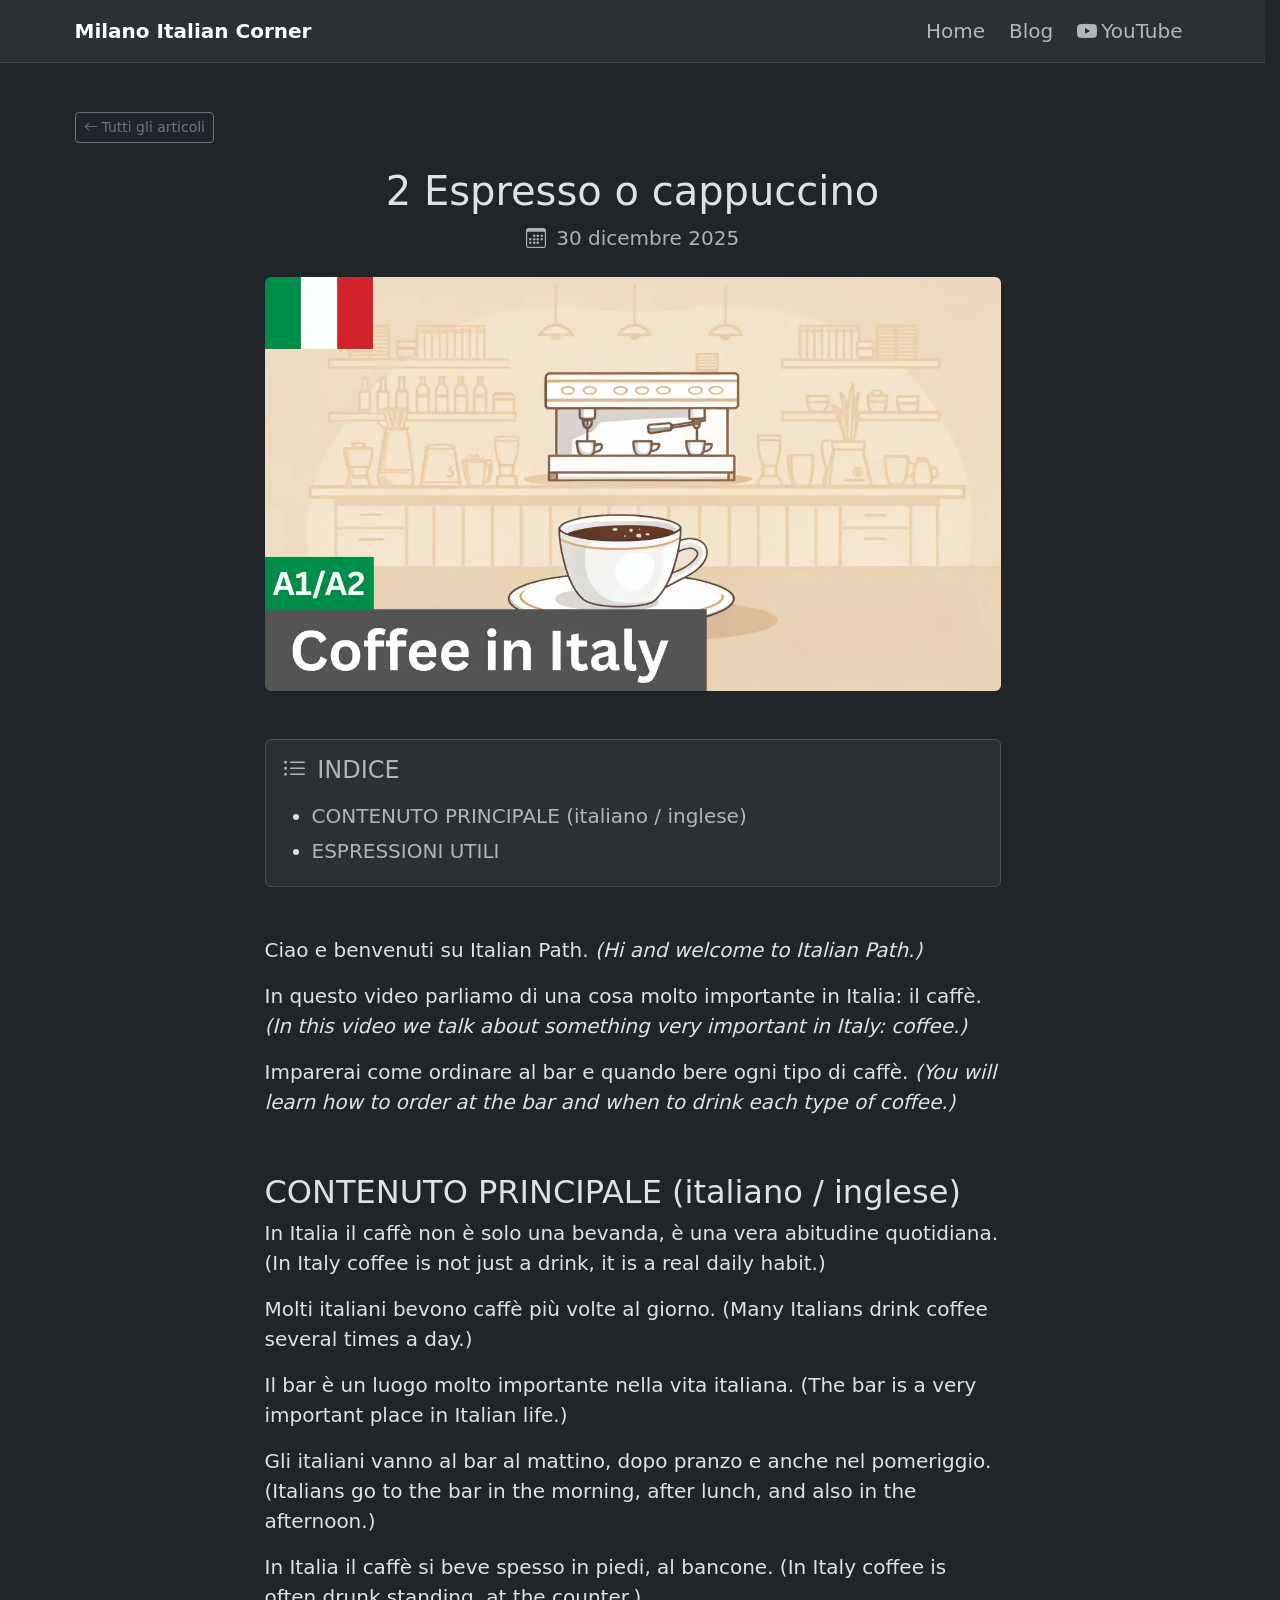
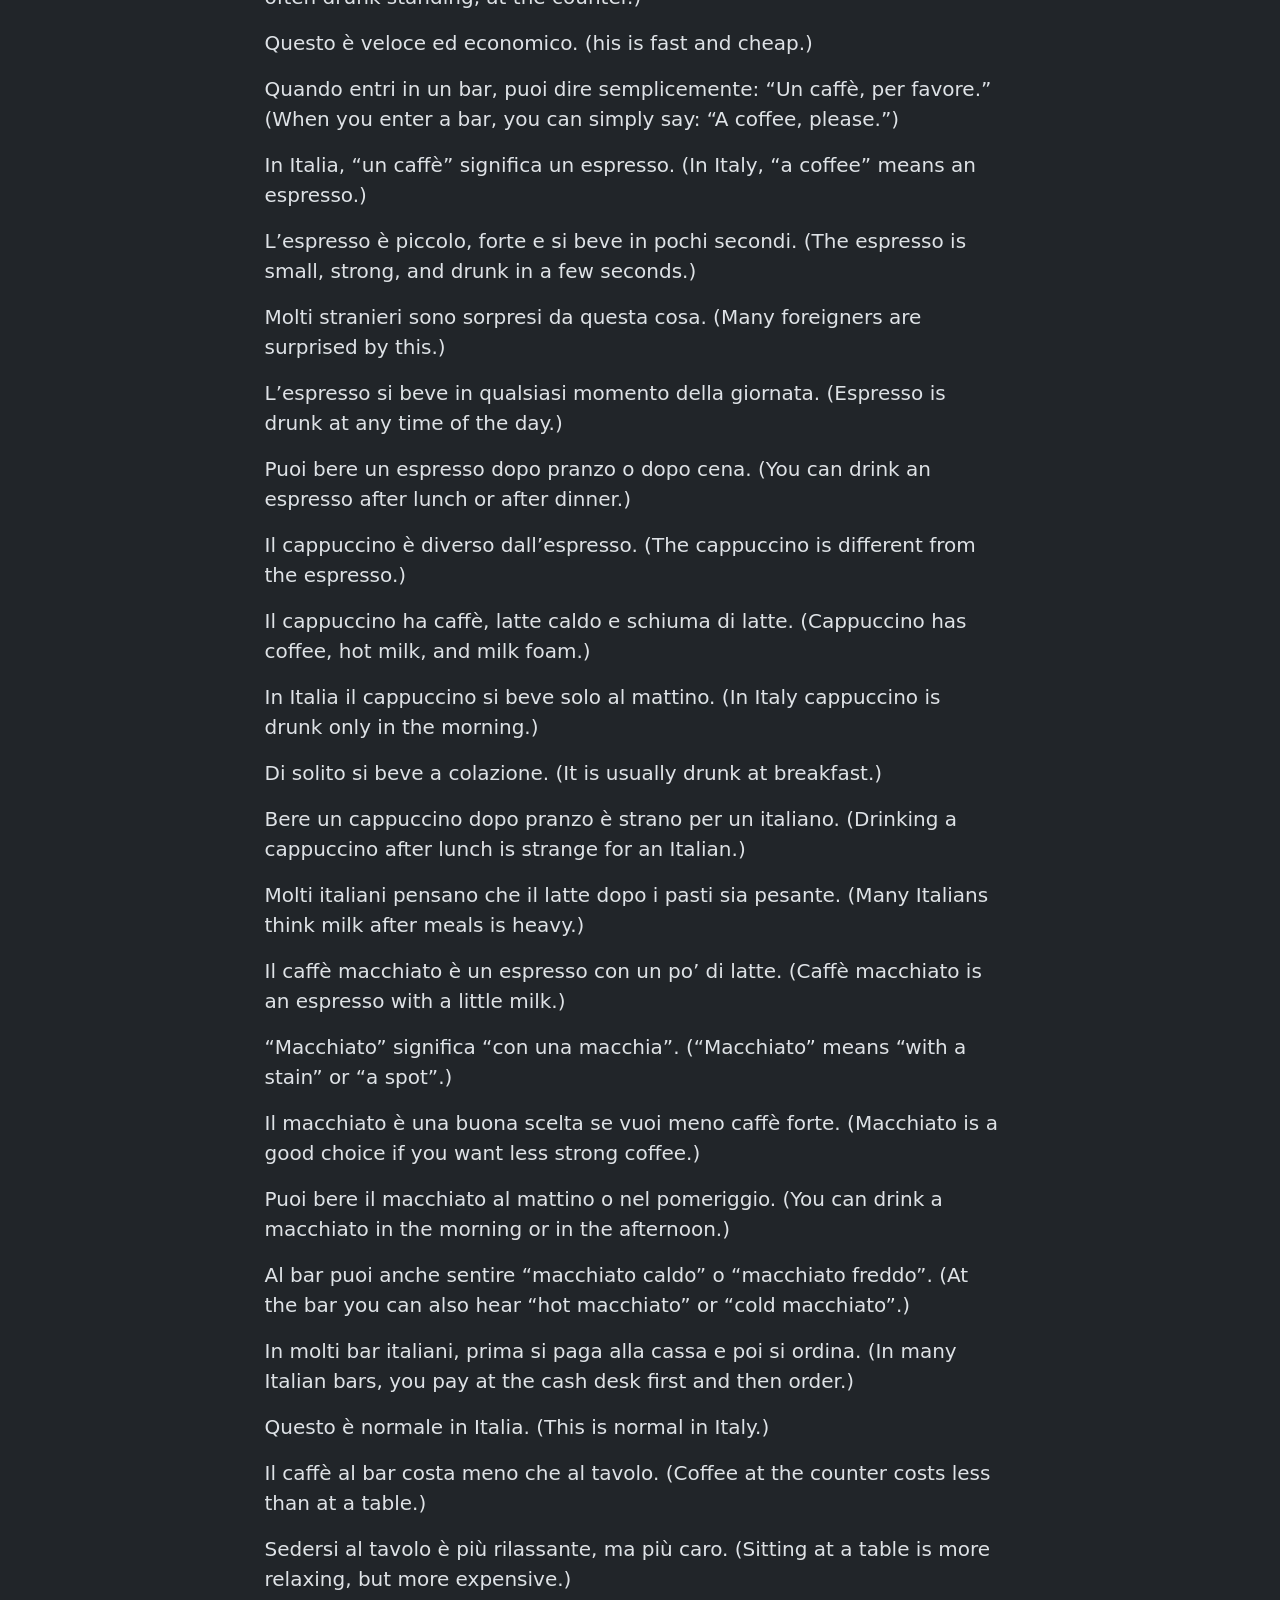
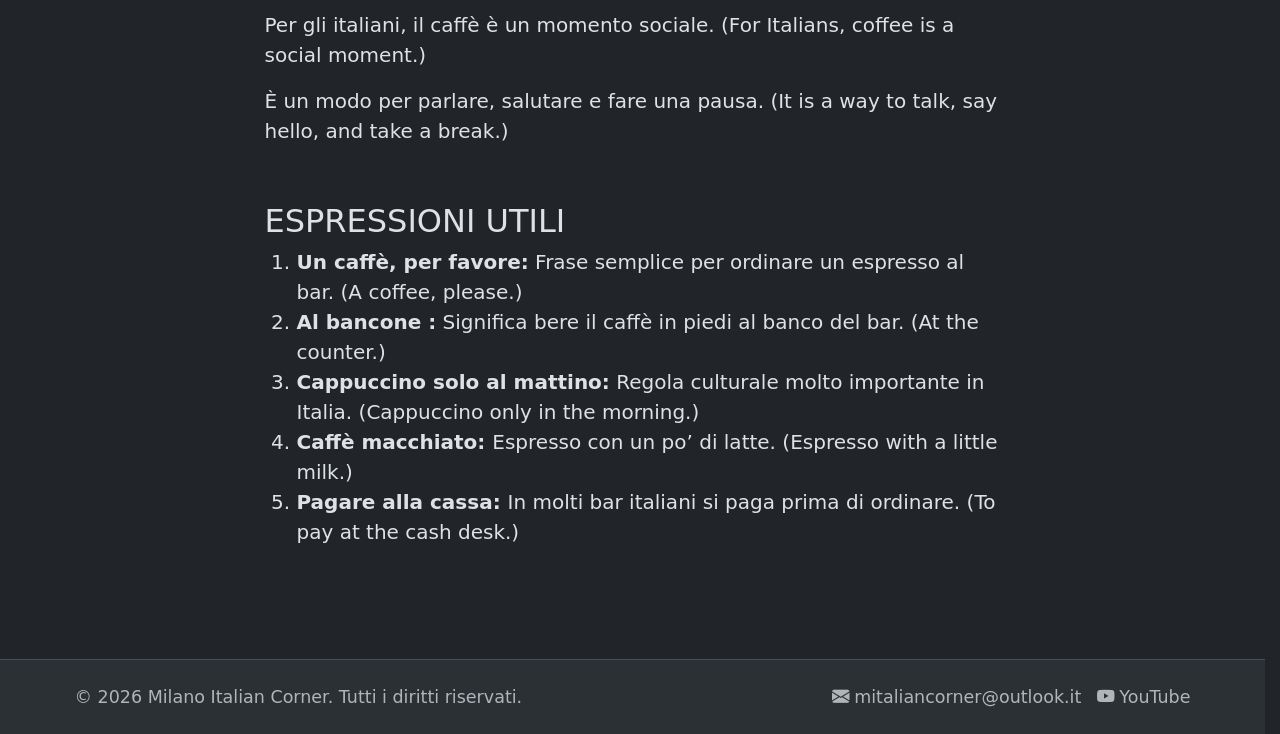
<file: blog/0002-espresso-o-cappuccino/index.html>
<!DOCTYPE html><html lang="it" data-bs-theme="dark"> <head><!-- 
      preconnect Ottimizza le connessioni esterne 
      I file di Bootstrap vengono caricati da cdn.jsdelivr.net. Il browser perde tempo a "cercare" dove si trova questo server (DNS lookup) e a stabilire una connessione sicura.
      Soluzione: Aggiungi queste due righe in cima al tuo <head>, prima di ogni altra cosa: 
    --><link rel="preconnect" href="https://cdn.jsdelivr.net"><link rel="dns-prefetch" href="https://cdn.jsdelivr.net"><meta charset="UTF-8"><meta name="viewport" content="width=device-width, initial-scale=1.0"><meta name="generator" content="Astro v6.1.3"><title>2 Espresso o cappuccino | Milano Italian Corner</title><meta name="description" content="Lezione 2 Espresso o cappuccino"><link rel="canonical" href="https://mic.pphost.com.de/blog/0002-espresso-o-cappuccino/"><meta property="og:title" content="2 Espresso o cappuccino | Milano Italian Corner"><meta property="og:description" content="Lezione 2 Espresso o cappuccino"><meta property="og:url" content="https://mic.pphost.com.de/blog/0002-espresso-o-cappuccino/"><meta property="og:type" content="article"><meta property="og:site_name" content="Milano Italian Corner"><meta property="og:image" content="https://mic.pphost.com.de/images/cover/0002.webp"><meta property="article:published_time" content="2025-12-30"><meta name="twitter:card" content="summary_large_image"><meta name="twitter:title" content="2 Espresso o cappuccino | Milano Italian Corner"><meta name="twitter:description" content="Lezione 2 Espresso o cappuccino"><meta name="twitter:image" content="https://mic.pphost.com.de/images/cover/0002.webp"><link rel="sitemap" href="/sitemap-index.xml"><link rel="icon" href="data:,"><!-- blank favicon --><link href="https://cdn.jsdelivr.net/npm/bootstrap@5.3.8/dist/css/bootstrap.min.css" rel="stylesheet" integrity="sha384-sRIl4kxILFvY47J16cr9ZwB07vP4J8+LH7qKQnuqkuIAvNWLzeN8tE5YBujZqJLB" crossorigin="anonymous"><link rel="stylesheet" href="https://cdn.jsdelivr.net/npm/bootstrap-icons@1.13.1/font/bootstrap-icons.min.css"><link rel="stylesheet" href="/styles/global.css"><script type="application/ld+json">{"@context":"https://schema.org","@type":"Article","name":"Milano Italian Corner","url":"https://mic.pphost.com.de","description":"Impara l'italiano parlato. Articoli, consigli e risorse per chi vuole migliorare la conversazione in italiano.","datePublished":"2025-12-30","author":{"@type":"Person","name":"Pablo"}}</script></head> <body> <nav class="navbar navbar-expand-lg sticky-top bg-body-tertiary border-bottom"> <div class="container"> <a class="navbar-brand fw-bold" href="/">Milano Italian Corner</a> <button class="navbar-toggler" type="button" data-bs-toggle="collapse" data-bs-target="#navbarNav" aria-controls="navbarNav" aria-expanded="false" aria-label="Toggle navigation"> <span class="navbar-toggler-icon"></span> </button> <div class="collapse navbar-collapse" id="navbarNav"> <ul class="navbar-nav ms-auto gap-2"> <li class="nav-item"> <a class="nav-link" href="/">Home</a> </li> <li class="nav-item"> <a class="nav-link" href="/blog">Blog</a> </li> <li class="nav-item"> <a class="nav-link" href="https://www.youtube.com/@mitaliancorner" target="_blank" rel="noopener noreferrer"> <i class="bi bi-youtube me-1"></i>YouTube
</a> </li> </ul> </div> </div> </nav> <main>  <article class="container py-5"> <div class="mb-4"> <a href="/blog" class="btn btn-outline-secondary btn-sm"> <i class="bi bi-arrow-left me-1"></i>Tutti gli articoli
</a> </div> <h1 class="mb-2 text-center">2 Espresso o cappuccino</h1> <p class="text-body-secondary mb-4 text-center"> <i class="bi bi-calendar3 me-1"></i> <time datetime="2025-12-30">30 dicembre 2025</time> </p> <div class="row justify-content-center"> <div class="col-lg-8"> <img src="/images/cover/0002.webp" alt="Espresso o cappuccino" class="article-cover rounded mb-4"> <nav id="toc-container" class="card bg-body-tertiary border mt-4 mb-5 p-3" aria-label="Indice dei contenuti"> <h2 class="h4 text-uppercase text-body-secondary mb-3"> <i class="bi bi-list-ul me-1"></i> Indice
</h2> <ul class="toc-list" id="toc-list"></ul> </nav> <div id="article-content">  <p>Ciao e benvenuti su Italian Path. <i>(Hi and welcome to Italian Path.)</i></p> <p>In questo video parliamo di una cosa molto importante in Italia: il caffè. <i>(In this video we talk about something very important in Italy: coffee.)</i></p> <p>Imparerai come ordinare al bar e quando bere ogni tipo di caffè. <i>(You will learn how to order at the bar and when to drink each type of coffee.)</i></p> <h2>CONTENUTO PRINCIPALE (italiano / inglese)</h2> <p>In Italia il caffè non è solo una bevanda, è una vera abitudine quotidiana. (In Italy coffee is not just a drink, it is a real daily habit.)</p> <p>Molti italiani bevono caffè più volte al giorno. (Many Italians drink coffee several times a day.)</p> <p>Il bar è un luogo molto importante nella vita italiana. (The bar is a very important place in Italian life.)</p> <p>Gli italiani vanno al bar al mattino, dopo pranzo e anche nel pomeriggio. (Italians go to the bar in the morning, after lunch, and also in the afternoon.)</p> <p>In Italia il caffè si beve spesso in piedi, al bancone. (In Italy coffee is often drunk standing, at the counter.)</p> <p>Questo è veloce ed economico. (his is fast and cheap.)</p> <p>Quando entri in un bar, puoi dire semplicemente: “Un caffè, per favore.” (When you enter a bar, you can simply say: “A coffee, please.”)</p> <p>In Italia, “un caffè” significa un espresso. (In Italy, “a coffee” means an espresso.)</p> <p>L’espresso è piccolo, forte e si beve in pochi secondi. (The espresso is small, strong, and drunk in a few seconds.)</p> <p>Molti stranieri sono sorpresi da questa cosa. (Many foreigners are surprised by this.)</p> <p>L’espresso si beve in qualsiasi momento della giornata. (Espresso is drunk at any time of the day.)</p> <p>Puoi bere un espresso dopo pranzo o dopo cena. (You can drink an espresso after lunch or after dinner.)</p> <p>Il cappuccino è diverso dall’espresso. (The cappuccino is different from the espresso.)</p> <p>Il cappuccino ha caffè, latte caldo e schiuma di latte. (Cappuccino has coffee, hot milk, and milk foam.)</p> <p>In Italia il cappuccino si beve solo al mattino. (In Italy cappuccino is drunk only in the morning.)</p> <p>Di solito si beve a colazione. (It is usually drunk at breakfast.)</p> <p>Bere un cappuccino dopo pranzo è strano per un italiano. (Drinking a cappuccino after lunch is strange for an Italian.)</p> <p>Molti italiani pensano che il latte dopo i pasti sia pesante. (Many Italians think milk after meals is heavy.)</p> <p>Il caffè macchiato è un espresso con un po’ di latte. (Caffè macchiato is an espresso with a little milk.)</p> <p>“Macchiato” significa “con una macchia”. (“Macchiato” means “with a stain” or “a spot”.)</p> <p>Il macchiato è una buona scelta se vuoi meno caffè forte. (Macchiato is a good choice if you want less strong coffee.)</p> <p>Puoi bere il macchiato al mattino o nel pomeriggio. (You can drink a macchiato in the morning or in the afternoon.)</p> <p>Al bar puoi anche sentire “macchiato caldo” o “macchiato freddo”. (At the bar you can also hear “hot macchiato” or “cold macchiato”.)</p> <p>In molti bar italiani, prima si paga alla cassa e poi si ordina. (In many Italian bars, you pay at the cash desk first and then order.)</p> <p>Questo è normale in Italia. (This is normal in Italy.)</p> <p>Il caffè al bar costa meno che al tavolo. (Coffee at the counter costs less than at a table.)</p> <p>Sedersi al tavolo è più rilassante, ma più caro. (Sitting at a table is more relaxing, but more expensive.)</p> <p>Per gli italiani, il caffè è un momento sociale. (For Italians, coffee is a social moment.)</p> <p>È un modo per parlare, salutare e fare una pausa. (It is a way to talk, say hello, and take a break.)</p> <h2>ESPRESSIONI UTILI</h2> <ol> <li> <strong>Un caffè, per favore:</strong> Frase semplice per ordinare un espresso al bar. (A coffee, please.)
</li> <li> <strong>Al bancone :</strong> Significa bere il caffè in piedi al banco del bar. (At the counter.)
</li> <li> <strong>Cappuccino solo al mattino:</strong> Regola culturale molto importante in Italia. (Cappuccino only in the morning.)
</li> <li> <strong>Caffè macchiato: </strong> Espresso con un po’ di latte. (Espresso with a little milk.)
</li> <li> <strong>Pagare alla cassa: </strong> In molti bar italiani si paga prima di ordinare. (To pay at the cash desk.)
</li> </ol>  </div> </div> </div> </article> <script type="module">const a=document.getElementById("article-content"),d=document.getElementById("toc-list"),r=document.getElementById("toc-container");if(a&&d&&r){const o=a.querySelectorAll("h2");o.length===0?r.style.display="none":o.forEach((e,n)=>{e.id||(e.id=`section-${n+1}`);const c=document.createElement("li"),t=document.createElement("a");t.href=`#${e.id}`,t.textContent=e.textContent??"",t.className="text-body-secondary",t.addEventListener("click",l=>{l.preventDefault();const i=document.getElementById(e.id);if(i){const s=i.getBoundingClientRect().top+window.scrollY-80;window.scrollTo({top:s,behavior:"smooth"})}}),c.appendChild(t),d.appendChild(c)})}document.addEventListener("DOMContentLoaded",()=>{document.querySelectorAll("pre").forEach(o=>{const e=document.createElement("button");e.innerHTML='<i class="bi bi-clipboard"></i>',e.className="copy-button",e.setAttribute("aria-label","Copia codice"),e.addEventListener("click",async()=>{const c=o.querySelector("code")?.innerText??o.innerText;try{if(navigator.clipboard&&window.isSecureContext)await navigator.clipboard.writeText(c);else{const t=document.createElement("textarea");t.value=c,t.style.cssText="position:fixed;opacity:0;pointer-events:none",document.body.appendChild(t),t.select(),document.execCommand("copy"),document.body.removeChild(t)}e.classList.add("copied"),e.setAttribute("aria-label","Copiato!"),setTimeout(()=>{e.classList.remove("copied"),e.setAttribute("aria-label","Copia codice")},2e3)}catch(t){console.error("Errore durante la copia:",t)}});const n=document.createElement("div");n.className="pre-wrapper",o.parentNode&&(o.parentNode.insertBefore(n,o),n.appendChild(o),n.appendChild(e))})});</script>  </main> <footer class="bg-body-tertiary border-top py-4 mt-5"> <div class="container d-flex flex-column flex-md-row justify-content-between align-items-center gap-2 text-body-secondary small"> <span>&copy; 2026 Milano Italian Corner. Tutti i diritti riservati.</span> <div class="d-flex gap-3"> <a href="mailto:mitaliancorner@outlook.it" class="text-body-secondary text-decoration-none"> <i class="bi bi-envelope-fill me-1"></i>mitaliancorner@outlook.it </a> <a href="https://www.youtube.com/@mitaliancorner" target="_blank" rel="noopener noreferrer" class="text-body-secondary text-decoration-none"> <i class="bi bi-youtube me-1"></i>YouTube
</a> </div> </div> </footer> <script src="https://cdn.jsdelivr.net/npm/bootstrap@5.3.8/dist/js/bootstrap.bundle.min.js" integrity="sha384-FKyoEForCGlyvwx9Hj09JcYn3nv7wiPVlz7YYwJrWVcXK/BmnVDxM+D2scQbITxI" crossorigin="anonymous"></script> </body> </html>
</file>
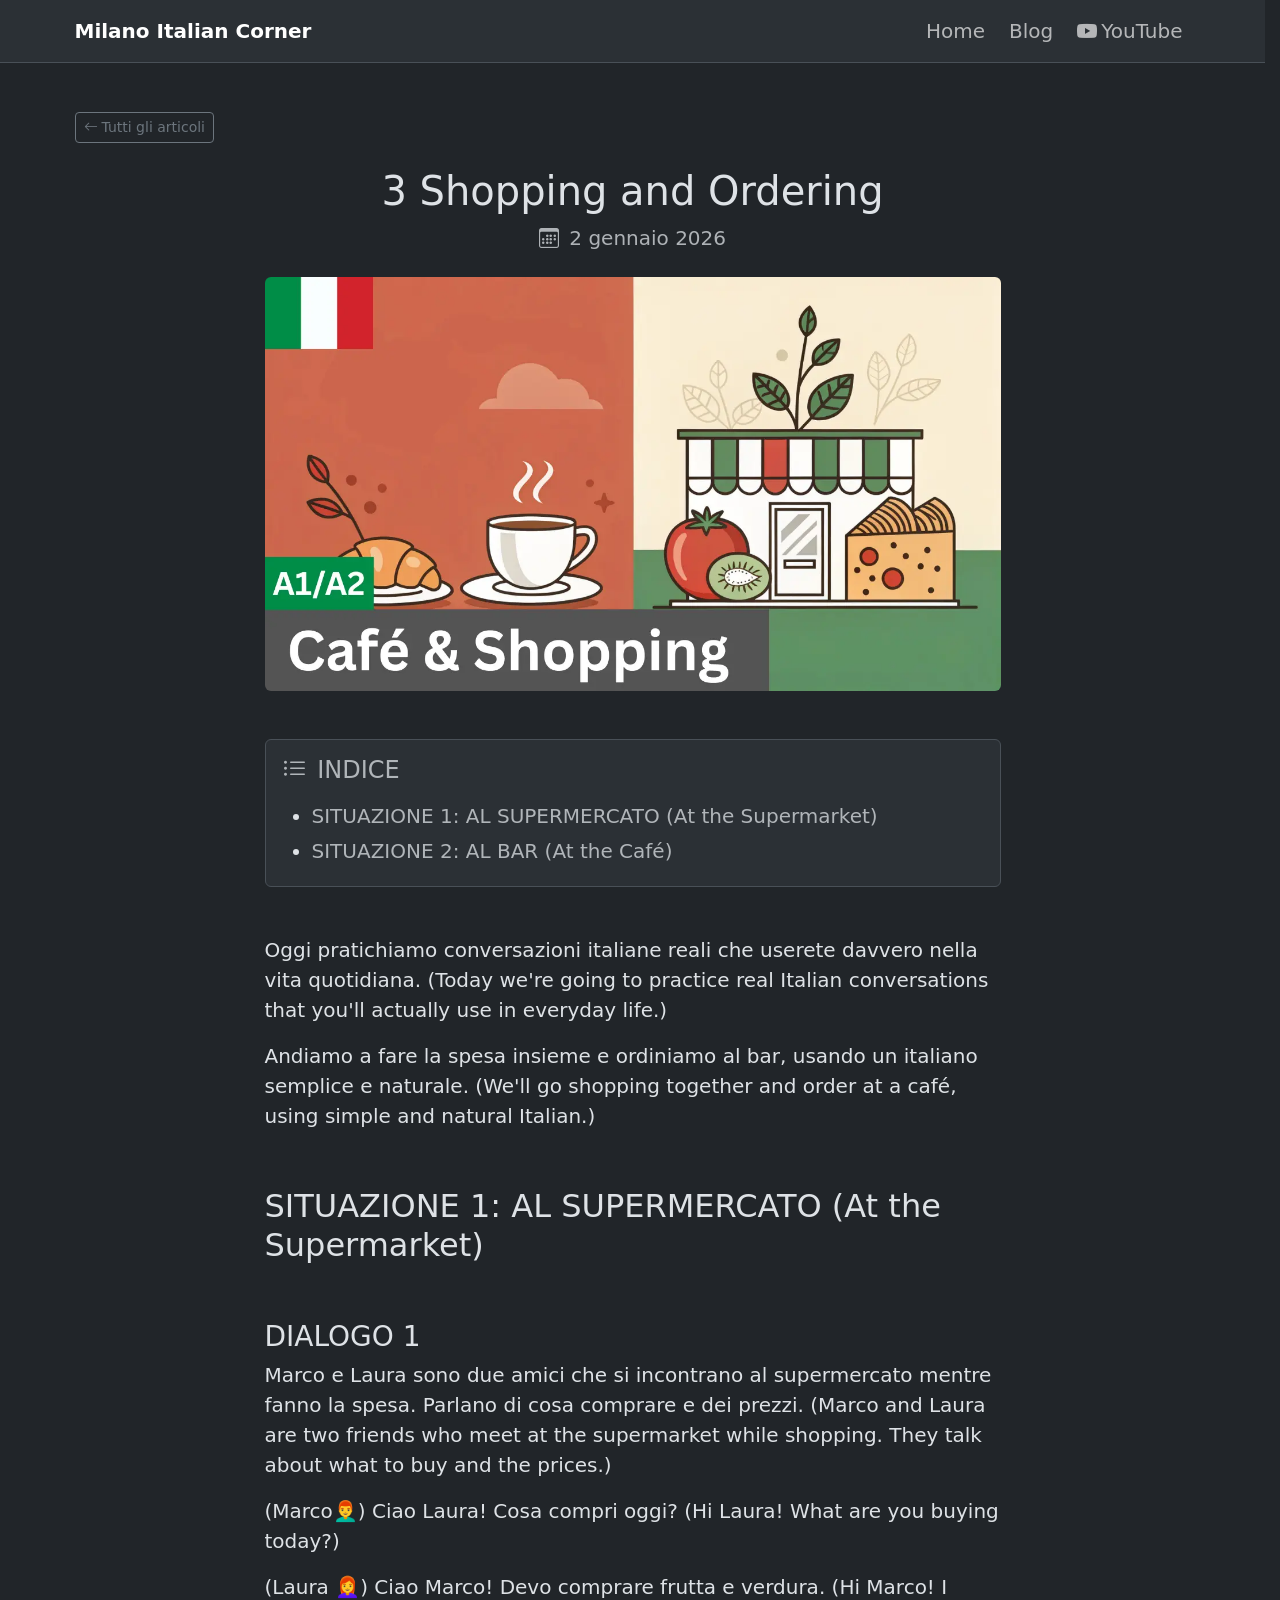
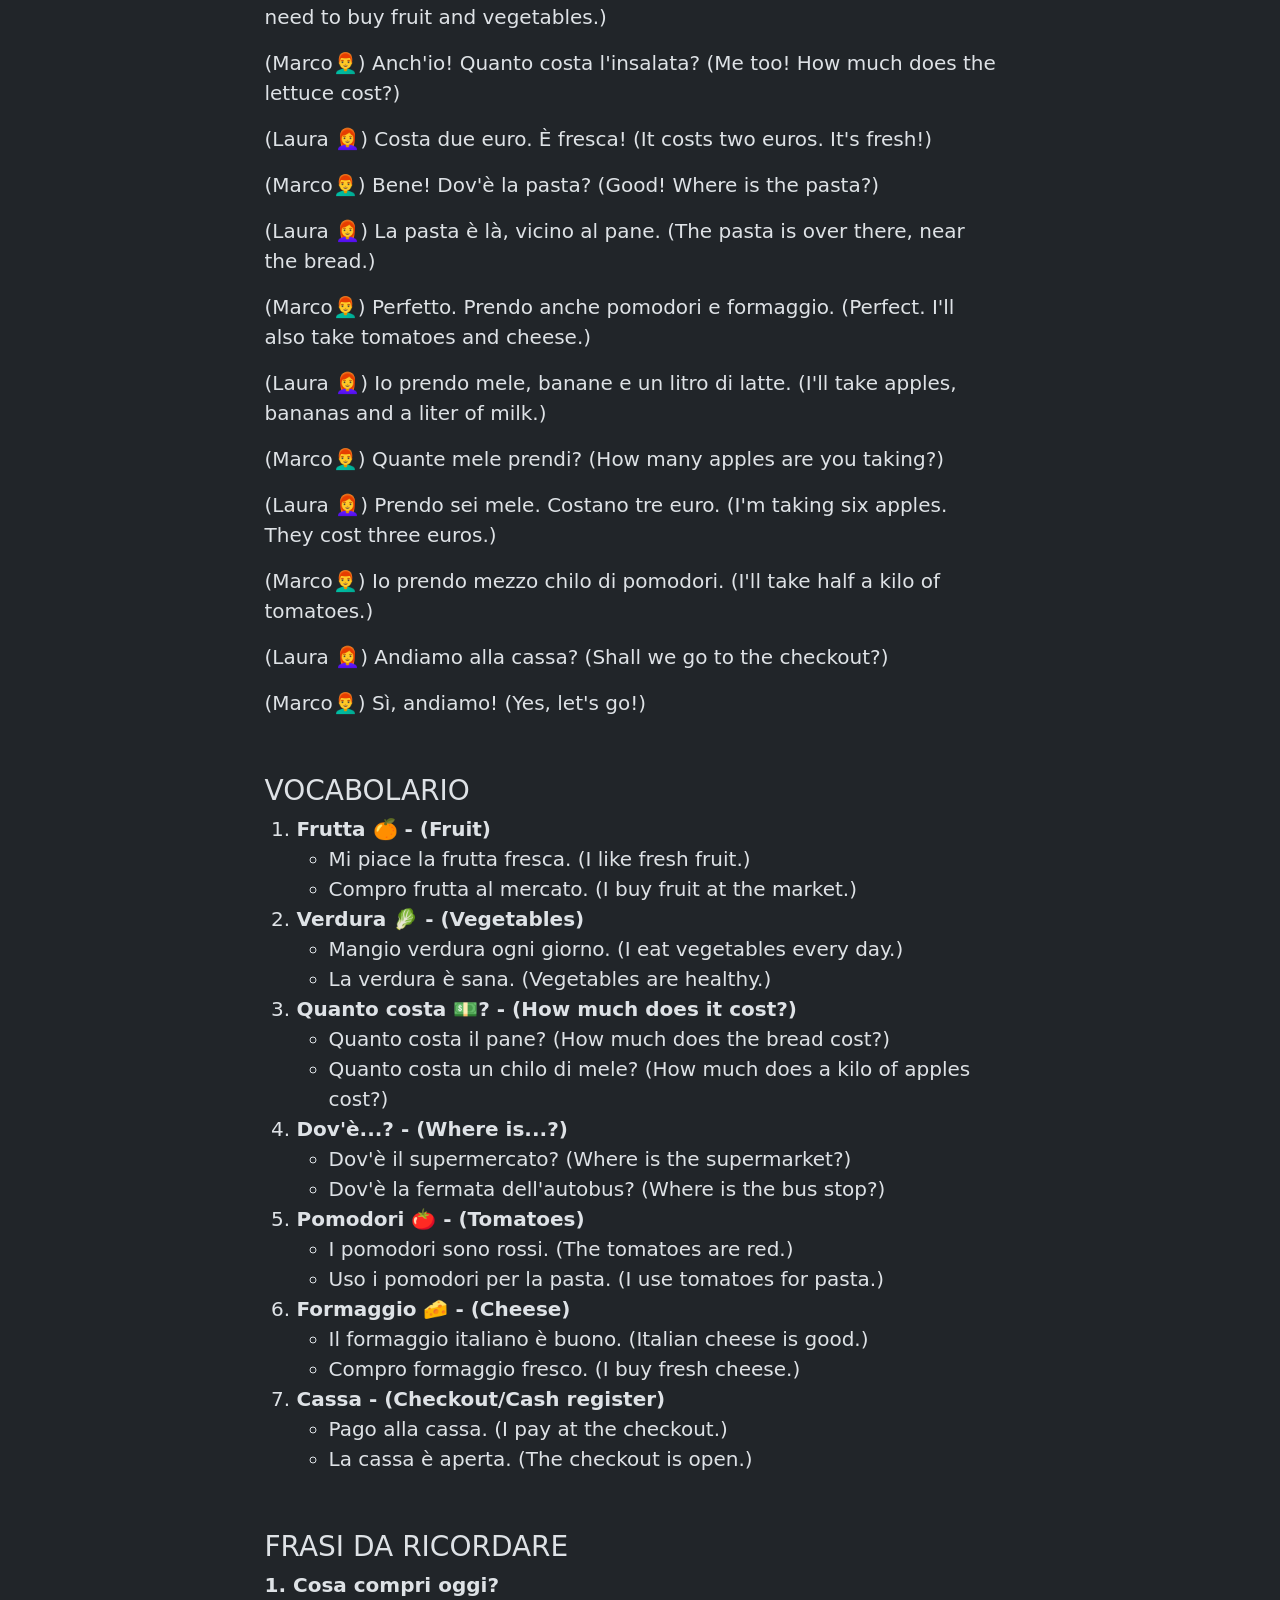
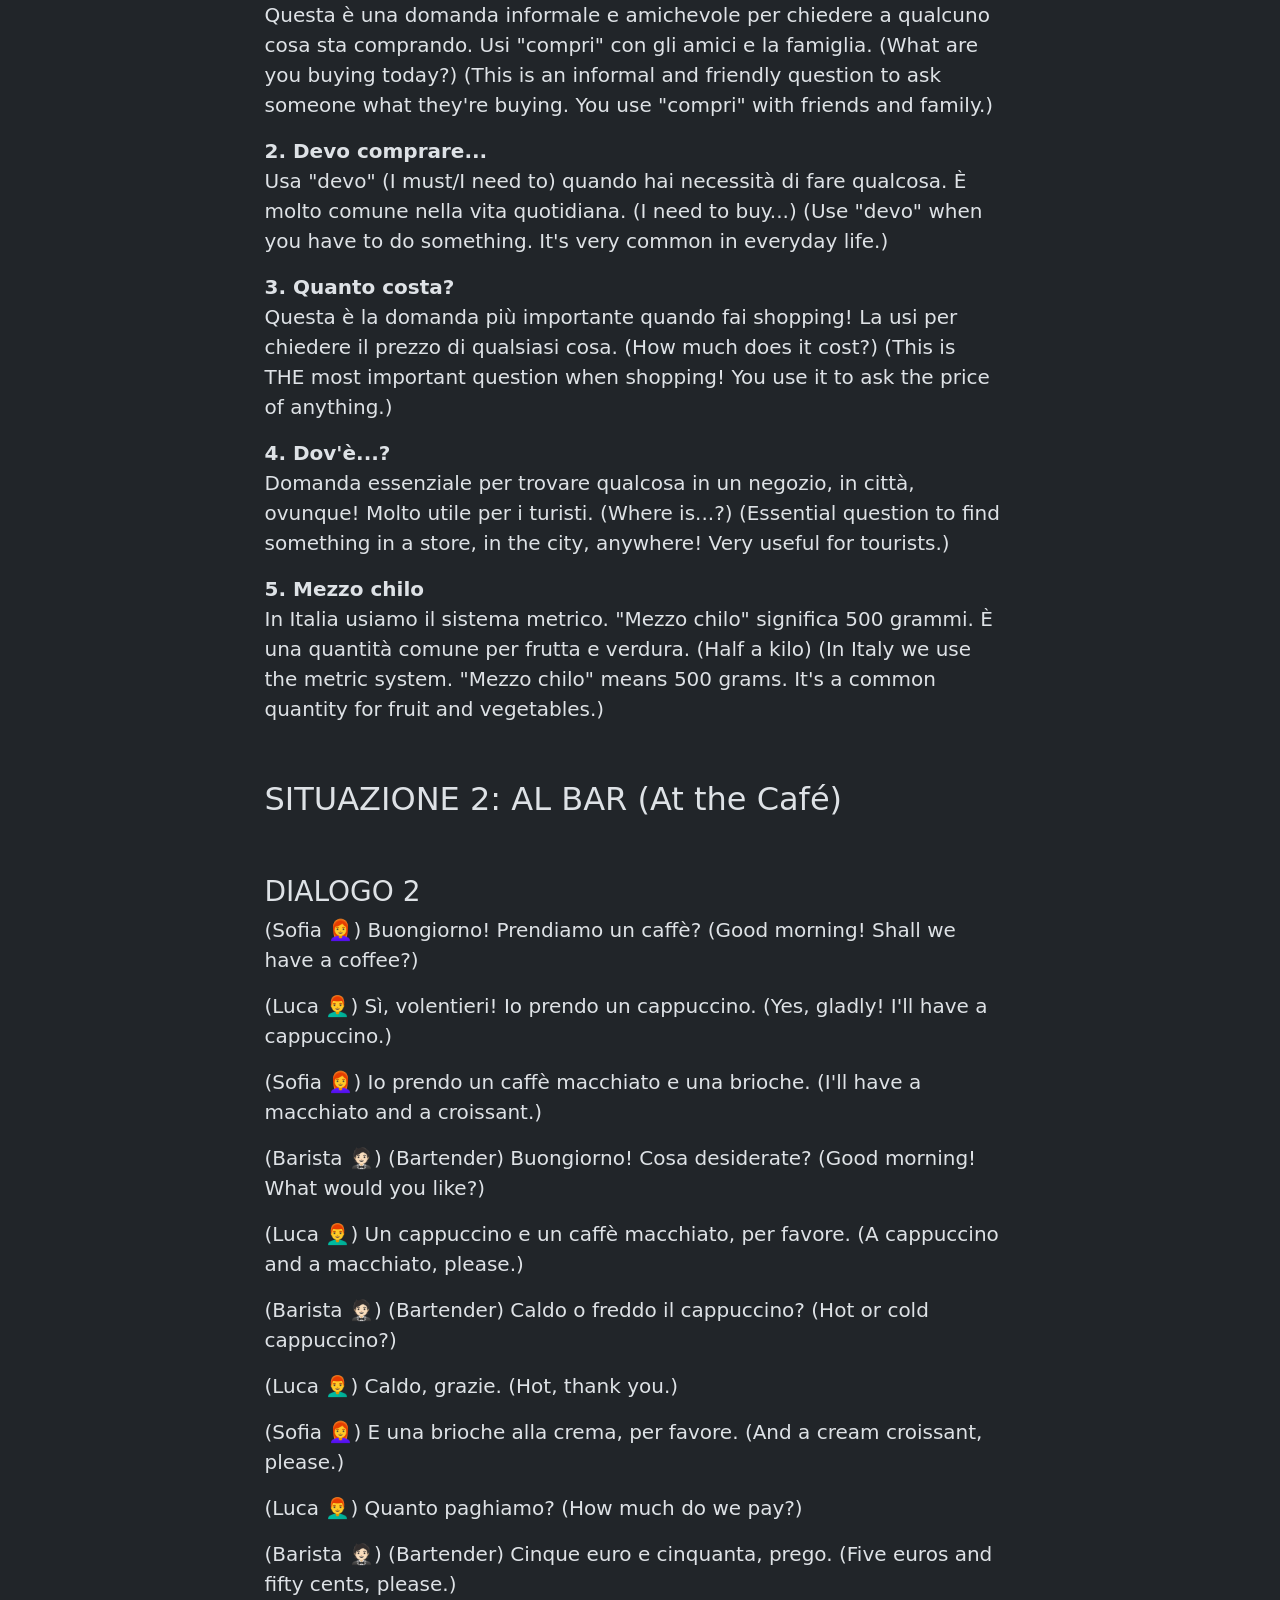
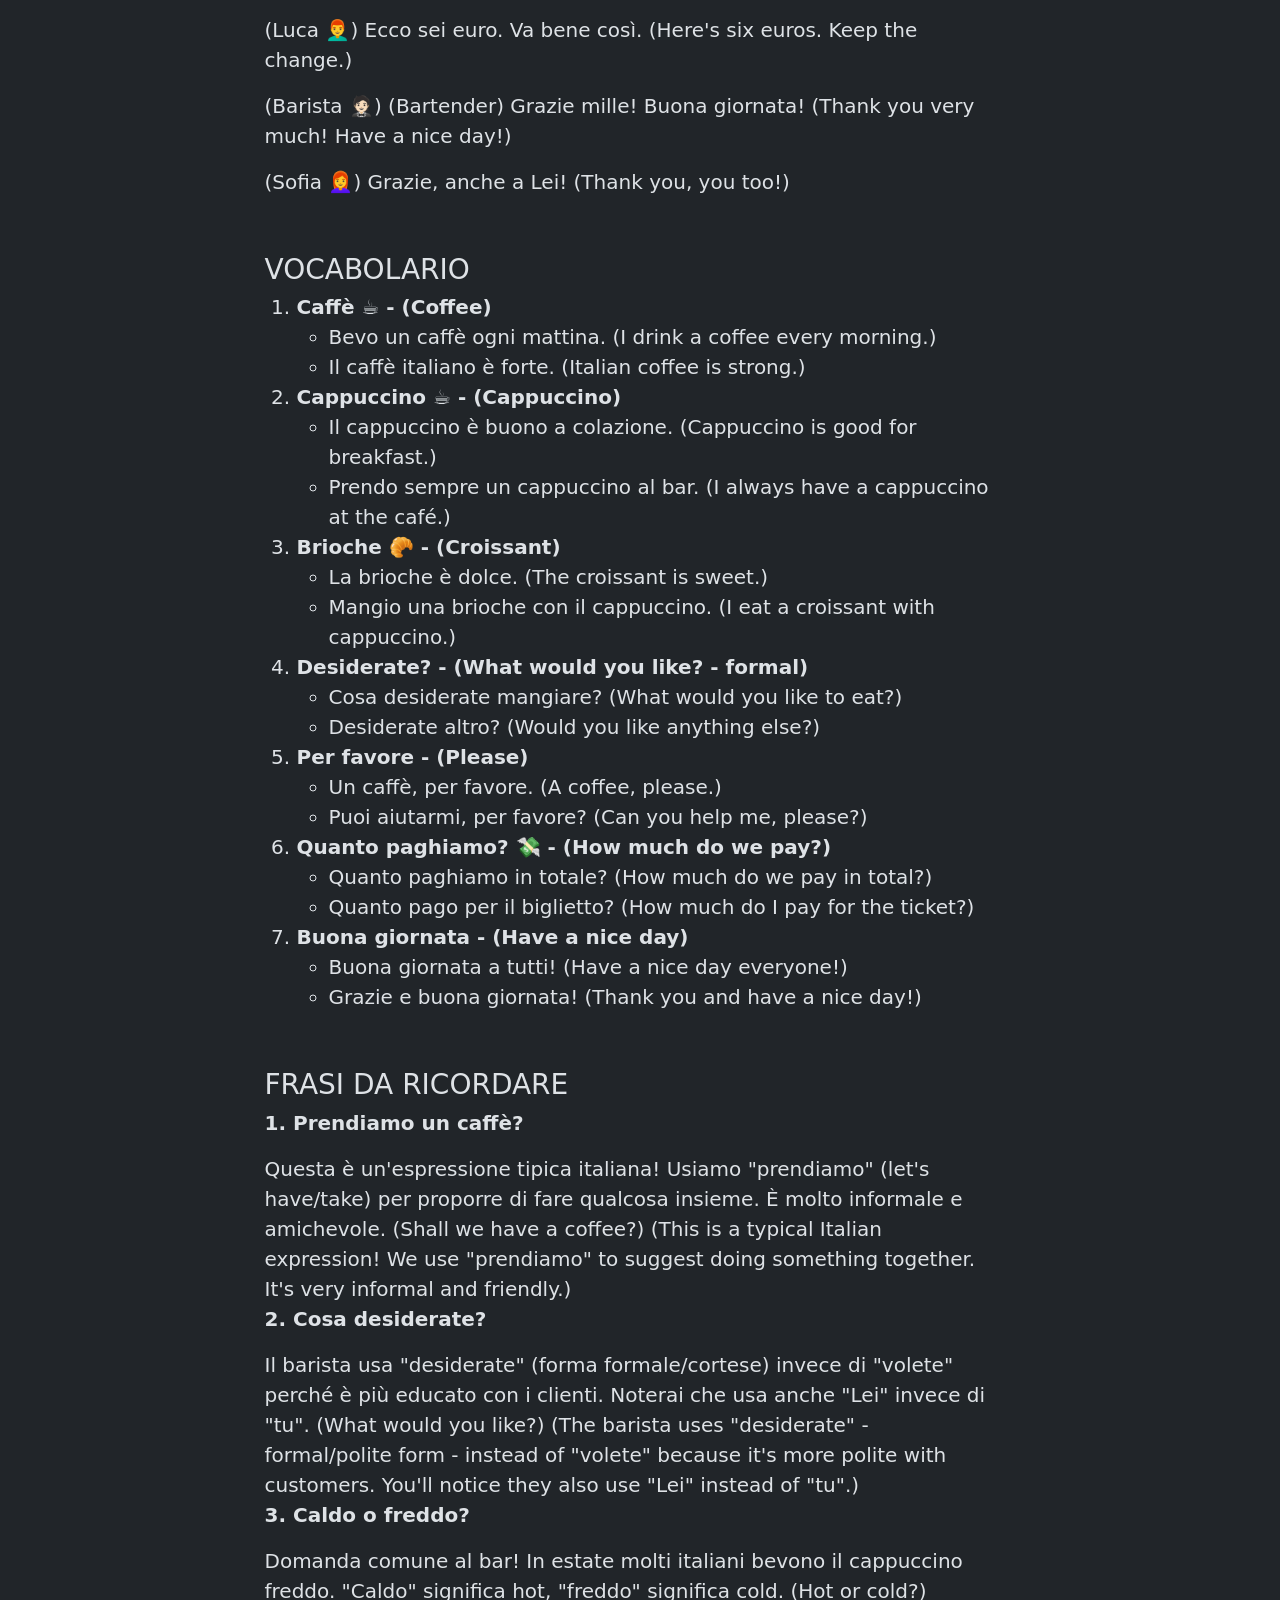
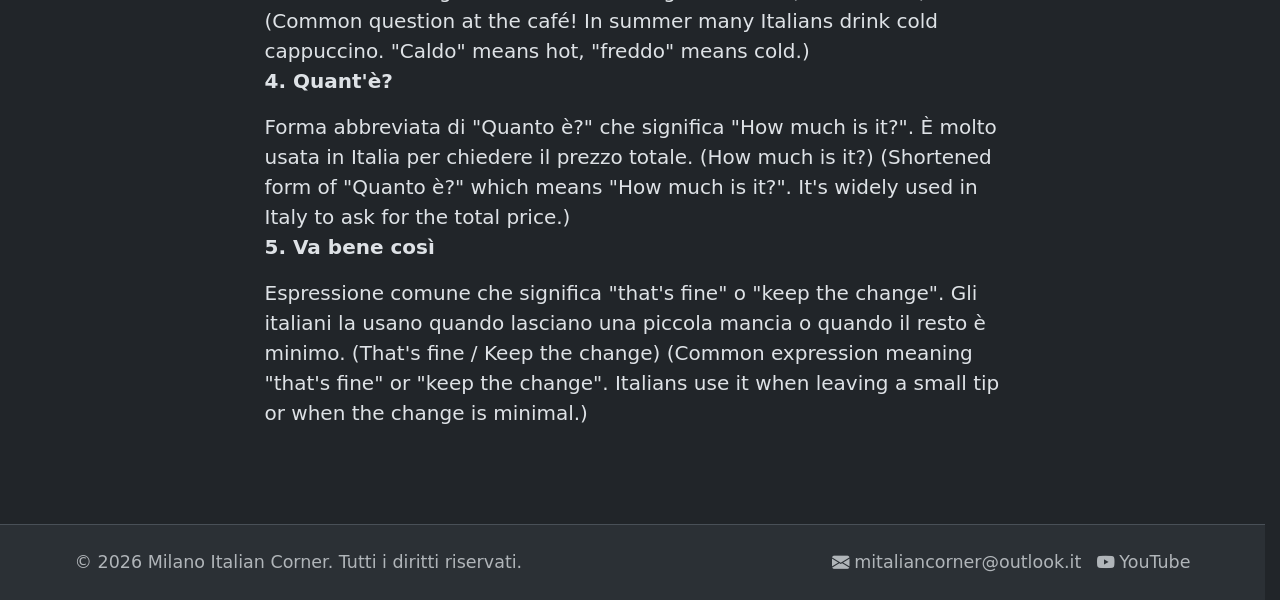
<file: blog/0003-shopping-and-ordering/index.html>
<!DOCTYPE html><html lang="it" data-bs-theme="dark"> <head><!-- 
      preconnect Ottimizza le connessioni esterne 
      I file di Bootstrap vengono caricati da cdn.jsdelivr.net. Il browser perde tempo a "cercare" dove si trova questo server (DNS lookup) e a stabilire una connessione sicura.
      Soluzione: Aggiungi queste due righe in cima al tuo <head>, prima di ogni altra cosa: 
    --><link rel="preconnect" href="https://cdn.jsdelivr.net"><link rel="dns-prefetch" href="https://cdn.jsdelivr.net"><meta charset="UTF-8"><meta name="viewport" content="width=device-width, initial-scale=1.0"><meta name="generator" content="Astro v6.1.3"><title>3 Shopping and Ordering | Milano Italian Corner</title><meta name="description" content="Lezione 3 Shopping and Ordering"><link rel="canonical" href="https://mic.pphost.com.de/blog/0003-shopping-and-ordering/"><meta property="og:title" content="3 Shopping and Ordering | Milano Italian Corner"><meta property="og:description" content="Lezione 3 Shopping and Ordering"><meta property="og:url" content="https://mic.pphost.com.de/blog/0003-shopping-and-ordering/"><meta property="og:type" content="article"><meta property="og:site_name" content="Milano Italian Corner"><meta property="og:image" content="https://mic.pphost.com.de/images/cover/0003.webp"><meta property="article:published_time" content="2026-01-02"><meta name="twitter:card" content="summary_large_image"><meta name="twitter:title" content="3 Shopping and Ordering | Milano Italian Corner"><meta name="twitter:description" content="Lezione 3 Shopping and Ordering"><meta name="twitter:image" content="https://mic.pphost.com.de/images/cover/0003.webp"><link rel="sitemap" href="/sitemap-index.xml"><link rel="icon" href="data:,"><!-- blank favicon --><link href="https://cdn.jsdelivr.net/npm/bootstrap@5.3.8/dist/css/bootstrap.min.css" rel="stylesheet" integrity="sha384-sRIl4kxILFvY47J16cr9ZwB07vP4J8+LH7qKQnuqkuIAvNWLzeN8tE5YBujZqJLB" crossorigin="anonymous"><link rel="stylesheet" href="https://cdn.jsdelivr.net/npm/bootstrap-icons@1.13.1/font/bootstrap-icons.min.css"><link rel="stylesheet" href="/styles/global.css"><script type="application/ld+json">{"@context":"https://schema.org","@type":"Article","name":"Milano Italian Corner","url":"https://mic.pphost.com.de","description":"Impara l'italiano parlato. Articoli, consigli e risorse per chi vuole migliorare la conversazione in italiano.","datePublished":"2026-01-02","author":{"@type":"Person","name":"Pablo"}}</script></head> <body> <nav class="navbar navbar-expand-lg sticky-top bg-body-tertiary border-bottom"> <div class="container"> <a class="navbar-brand fw-bold" href="/">Milano Italian Corner</a> <button class="navbar-toggler" type="button" data-bs-toggle="collapse" data-bs-target="#navbarNav" aria-controls="navbarNav" aria-expanded="false" aria-label="Toggle navigation"> <span class="navbar-toggler-icon"></span> </button> <div class="collapse navbar-collapse" id="navbarNav"> <ul class="navbar-nav ms-auto gap-2"> <li class="nav-item"> <a class="nav-link" href="/">Home</a> </li> <li class="nav-item"> <a class="nav-link" href="/blog">Blog</a> </li> <li class="nav-item"> <a class="nav-link" href="https://www.youtube.com/@mitaliancorner" target="_blank" rel="noopener noreferrer"> <i class="bi bi-youtube me-1"></i>YouTube
</a> </li> </ul> </div> </div> </nav> <main>  <article class="container py-5"> <div class="mb-4"> <a href="/blog" class="btn btn-outline-secondary btn-sm"> <i class="bi bi-arrow-left me-1"></i>Tutti gli articoli
</a> </div> <h1 class="mb-2 text-center">3 Shopping and Ordering</h1> <p class="text-body-secondary mb-4 text-center"> <i class="bi bi-calendar3 me-1"></i> <time datetime="2026-01-02">2 gennaio 2026</time> </p> <div class="row justify-content-center"> <div class="col-lg-8"> <img src="/images/cover/0003.webp" alt="Shopping and Ordering" class="article-cover rounded mb-4"> <nav id="toc-container" class="card bg-body-tertiary border mt-4 mb-5 p-3" aria-label="Indice dei contenuti"> <h2 class="h4 text-uppercase text-body-secondary mb-3"> <i class="bi bi-list-ul me-1"></i> Indice
</h2> <ul class="toc-list" id="toc-list"></ul> </nav> <div id="article-content">  <p>Oggi pratichiamo conversazioni italiane reali che userete davvero nella vita quotidiana. (Today we're going to practice real Italian conversations that you'll actually use in everyday life.)</p> <p>Andiamo a fare la spesa insieme e ordiniamo al bar, usando un italiano semplice e naturale. (We'll go shopping together and order at a café, using simple and natural Italian.)</p> <h2>SITUAZIONE 1: AL SUPERMERCATO (At the Supermarket)</h2> <h3>DIALOGO 1</h3> <p>Marco e Laura sono due amici che si incontrano al supermercato mentre fanno la spesa. Parlano di cosa comprare e dei prezzi.  (Marco and Laura are two friends who meet at the supermarket while shopping. They talk about what to buy and the prices.)</p> <p>(Marco👨‍🦰) Ciao Laura! Cosa compri oggi?  (Hi Laura! What are you buying today?)</p> <p>(Laura 👩‍🦰) Ciao Marco! Devo comprare frutta e verdura.  (Hi Marco! I need to buy fruit and vegetables.)</p> <p>(Marco👨‍🦰) Anch'io! Quanto costa l'insalata? (Me too! How much does the lettuce cost?)</p> <p>(Laura 👩‍🦰) Costa due euro. È fresca! (It costs two euros. It's fresh!)</p> <p>(Marco👨‍🦰) Bene! Dov'è la pasta? (Good! Where is the pasta?)</p> <p>(Laura 👩‍🦰) La pasta è là, vicino al pane. (The pasta is over there, near the bread.)</p> <p>(Marco👨‍🦰) Perfetto. Prendo anche pomodori e formaggio. (Perfect. I'll also take tomatoes and cheese.)</p> <p>(Laura 👩‍🦰) Io prendo mele, banane e un litro di latte. (I'll take apples, bananas and a liter of milk.)</p> <p>(Marco👨‍🦰) Quante mele prendi? (How many apples are you taking?)</p> <p>(Laura 👩‍🦰) Prendo sei mele. Costano tre euro. (I'm taking six apples. They cost three euros.)</p> <p>(Marco👨‍🦰) Io prendo mezzo chilo di pomodori. (I'll take half a kilo of tomatoes.)</p> <p>(Laura 👩‍🦰) Andiamo alla cassa? (Shall we go to the checkout?)</p> <p>(Marco👨‍🦰) Sì, andiamo! (Yes, let's go!)</p> <h3>VOCABOLARIO</h3> <ol> <li> <strong>Frutta 🍊 - (Fruit)</strong> <ul> <li>Mi piace la frutta fresca. (I like fresh fruit.)</li> <li>Compro frutta al mercato. (I buy fruit at the market.)</li> </ul> </li> <li> <strong>Verdura 🥬 - (Vegetables)</strong> <ul> <li>Mangio verdura ogni giorno. (I eat vegetables every day.)</li> <li>La verdura è sana. (Vegetables are healthy.)</li> </ul> </li> <li> <strong>Quanto costa 💵?  - (How much does it cost?)</strong> <ul> <li>Quanto costa il pane? (How much does the bread cost?)</li> <li>Quanto costa un chilo di mele? (How much does a kilo of apples cost?)</li> </ul> </li> <li> <strong>Dov'è...? - (Where is...?)</strong> <ul> <li>Dov'è il supermercato? (Where is the supermarket?)</li> <li>Dov'è la fermata dell'autobus? (Where is the bus stop?)</li> </ul> </li> <li> <strong>Pomodori 🍅 - (Tomatoes)</strong> <ul> <li>I pomodori sono rossi. (The tomatoes are red.)</li> <li>Uso i pomodori per la pasta. (I use tomatoes for pasta.)</li> </ul> </li> <li> <strong>Formaggio 🧀 - (Cheese)</strong> <ul> <li>Il formaggio italiano è buono. (Italian cheese is good.)</li> <li>Compro formaggio fresco. (I buy fresh cheese.)</li> </ul> </li> <li> <strong>Cassa - (Checkout/Cash register)</strong> <ul> <li>Pago alla cassa. (I pay at the checkout.)</li> <li>La cassa è aperta. (The checkout is open.)</li> </ul> </li> </ol> <h3>FRASI DA RICORDARE</h3> <p> <strong>1. Cosa compri oggi? </strong> <br> <span>Questa è una domanda informale e amichevole per chiedere a qualcuno cosa sta comprando. Usi "compri" con gli amici e la famiglia. (What are you buying today?) (This is an informal and friendly question to ask someone what they're buying. You use "compri" with friends and family.)</span> </p> <p> <strong>2. Devo comprare... </strong> <br> <span>Usa "devo" (I must/I need to) quando hai necessità di fare qualcosa. È molto comune nella vita quotidiana. (I need to buy...) (Use "devo" when you have to do something. It's very common in everyday life.)</span> </p> <p> <strong>3. Quanto costa? </strong> <br> <span>Questa è la domanda più importante quando fai shopping! La usi per chiedere il prezzo di qualsiasi cosa. (How much does it cost?) (This is THE most important question when shopping! You use it to ask the price of anything.)</span> </p> <p> <strong>4. Dov'è...? </strong> <br> <span>Domanda essenziale per trovare qualcosa in un negozio, in città, ovunque! Molto utile per i turisti. (Where is...?) (Essential question to find something in a store, in the city, anywhere! Very useful for tourists.)</span> </p> <p> <strong>5. Mezzo chilo </strong> <br> <span>In Italia usiamo il sistema metrico. "Mezzo chilo" significa 500 grammi. È una quantità comune per frutta e verdura. (Half a kilo) (In Italy we use the metric system. "Mezzo chilo" means 500 grams. It's a common quantity for fruit and vegetables.)</span> </p> <h2>SITUAZIONE 2: AL BAR (At the Café)</h2> <h3>DIALOGO 2</h3> <p>(Sofia 👩‍🦰)  Buongiorno! Prendiamo un caffè?  (Good morning! Shall we have a coffee?)</p> <p>(Luca 👨‍🦰)  Sì, volentieri! Io prendo un cappuccino.  (Yes, gladly! I'll have a cappuccino.)</p> <p>(Sofia 👩‍🦰) Io prendo un caffè macchiato e una brioche. (I'll have a macchiato and a croissant.)</p> <p>(Barista 🤵🏻)  (Bartender) Buongiorno! Cosa desiderate? (Good morning! What would you like?)</p> <p>(Luca 👨‍🦰) Un cappuccino e un caffè macchiato, per favore. (A cappuccino and a macchiato, please.)</p> <p>(Barista 🤵🏻)  (Bartender) Caldo o freddo il cappuccino? (Hot or cold cappuccino?)</p> <p>(Luca 👨‍🦰) Caldo, grazie. (Hot, thank you.)</p> <p>(Sofia 👩‍🦰) E una brioche alla crema, per favore. (And a cream croissant, please.)</p> <p>(Luca 👨‍🦰) Quanto paghiamo? (How much do we pay?)</p> <p>(Barista 🤵🏻)  (Bartender) Cinque euro e cinquanta, prego. (Five euros and fifty cents, please.)</p> <p>(Luca 👨‍🦰) Ecco sei euro. Va bene così. (Here's six euros. Keep the change.)</p> <p>(Barista 🤵🏻)  (Bartender) Grazie mille! Buona giornata! (Thank you very much! Have a nice day!)</p> <p>(Sofia 👩‍🦰) Grazie, anche a Lei! (Thank you, you too!)</p> <h3>VOCABOLARIO</h3> <ol> <li> <strong>Caffè ☕ - (Coffee)</strong> <ul> <li>Bevo un caffè ogni mattina. (I drink a coffee every morning.)</li> <li>Il caffè italiano è forte. (Italian coffee is strong.)</li> </ul> </li> <li> <strong>Cappuccino ☕︎ - (Cappuccino)</strong> <ul> <li>Il cappuccino è buono a colazione. (Cappuccino is good for breakfast.)</li> <li>Prendo sempre un cappuccino al bar. (I always have a cappuccino at the café.)</li> </ul> </li> <li> <strong>Brioche 🥐 - (Croissant)</strong> <ul> <li>La brioche è dolce. (The croissant is sweet.)</li> <li>Mangio una brioche con il cappuccino. (I eat a croissant with cappuccino.)</li> </ul> </li> <li> <strong>Desiderate? - (What would you like? - formal)</strong> <ul> <li>Cosa desiderate mangiare? (What would you like to eat?)</li> <li>Desiderate altro? (Would you like anything else?)</li> </ul> </li> <li> <strong>Per favore - (Please)</strong> <ul> <li>Un caffè, per favore. (A coffee, please.)</li> <li>Puoi aiutarmi, per favore? (Can you help me, please?)</li> </ul> </li> <li> <strong>Quanto paghiamo? 💸 - (How much do we pay?)</strong> <ul> <li>Quanto paghiamo in totale? (How much do we pay in total?)</li> <li>Quanto pago per il biglietto? (How much do I pay for the ticket?)</li> </ul> </li> <li> <strong>Buona giornata - (Have a nice day)</strong> <ul> <li>Buona giornata a tutti! (Have a nice day everyone!)</li> <li>Grazie e buona giornata! (Thank you and have a nice day!)</li> </ul> </li> </ol> <h3>FRASI DA RICORDARE</h3> <p> <strong>1. Prendiamo un caffè? </strong> <br> </p><div>Questa è un'espressione tipica italiana! Usiamo "prendiamo" (let's have/take) per proporre di fare qualcosa insieme. È molto informale e amichevole. (Shall we have a coffee?) (This is a typical Italian expression! We use "prendiamo" to suggest doing something together. It's very informal and friendly.)</div>  <p> <strong>2. Cosa desiderate? </strong> <br> </p><div>Il barista usa "desiderate" (forma formale/cortese) invece di "volete" perché è più educato con i clienti. Noterai che usa anche "Lei" invece di "tu". (What would you like?) (The barista uses "desiderate" - formal/polite form - instead of "volete" because it's more polite with customers. You'll notice they also use "Lei" instead of "tu".)</div>  <p> <strong>3. Caldo o freddo? </strong> <br> </p><div>Domanda comune al bar! In estate molti italiani bevono il cappuccino freddo. "Caldo" significa hot, "freddo" significa cold. (Hot or cold?) (Common question at the café! In summer many Italians drink cold cappuccino. "Caldo" means hot, "freddo" means cold.)</div>  <p> <strong>4. Quant'è? </strong> <br> </p><div>Forma abbreviata di "Quanto è?" che significa "How much is it?". È molto usata in Italia per chiedere il prezzo totale. (How much is it?) (Shortened form of "Quanto è?" which means "How much is it?". It's widely used in Italy to ask for the total price.)</div>  <p> <strong>5. Va bene così </strong> <br> </p><div>Espressione comune che significa "that's fine" o "keep the change". Gli italiani la usano quando lasciano una piccola mancia o quando il resto è minimo. (That's fine / Keep the change) (Common expression meaning "that's fine" or "keep the change". Italians use it when leaving a small tip or when the change is minimal.)</div>   </div> </div> </div> </article> <script type="module">const a=document.getElementById("article-content"),d=document.getElementById("toc-list"),r=document.getElementById("toc-container");if(a&&d&&r){const o=a.querySelectorAll("h2");o.length===0?r.style.display="none":o.forEach((e,n)=>{e.id||(e.id=`section-${n+1}`);const c=document.createElement("li"),t=document.createElement("a");t.href=`#${e.id}`,t.textContent=e.textContent??"",t.className="text-body-secondary",t.addEventListener("click",l=>{l.preventDefault();const i=document.getElementById(e.id);if(i){const s=i.getBoundingClientRect().top+window.scrollY-80;window.scrollTo({top:s,behavior:"smooth"})}}),c.appendChild(t),d.appendChild(c)})}document.addEventListener("DOMContentLoaded",()=>{document.querySelectorAll("pre").forEach(o=>{const e=document.createElement("button");e.innerHTML='<i class="bi bi-clipboard"></i>',e.className="copy-button",e.setAttribute("aria-label","Copia codice"),e.addEventListener("click",async()=>{const c=o.querySelector("code")?.innerText??o.innerText;try{if(navigator.clipboard&&window.isSecureContext)await navigator.clipboard.writeText(c);else{const t=document.createElement("textarea");t.value=c,t.style.cssText="position:fixed;opacity:0;pointer-events:none",document.body.appendChild(t),t.select(),document.execCommand("copy"),document.body.removeChild(t)}e.classList.add("copied"),e.setAttribute("aria-label","Copiato!"),setTimeout(()=>{e.classList.remove("copied"),e.setAttribute("aria-label","Copia codice")},2e3)}catch(t){console.error("Errore durante la copia:",t)}});const n=document.createElement("div");n.className="pre-wrapper",o.parentNode&&(o.parentNode.insertBefore(n,o),n.appendChild(o),n.appendChild(e))})});</script>  </main> <footer class="bg-body-tertiary border-top py-4 mt-5"> <div class="container d-flex flex-column flex-md-row justify-content-between align-items-center gap-2 text-body-secondary small"> <span>&copy; 2026 Milano Italian Corner. Tutti i diritti riservati.</span> <div class="d-flex gap-3"> <a href="mailto:mitaliancorner@outlook.it" class="text-body-secondary text-decoration-none"> <i class="bi bi-envelope-fill me-1"></i>mitaliancorner@outlook.it </a> <a href="https://www.youtube.com/@mitaliancorner" target="_blank" rel="noopener noreferrer" class="text-body-secondary text-decoration-none"> <i class="bi bi-youtube me-1"></i>YouTube
</a> </div> </div> </footer> <script src="https://cdn.jsdelivr.net/npm/bootstrap@5.3.8/dist/js/bootstrap.bundle.min.js" integrity="sha384-FKyoEForCGlyvwx9Hj09JcYn3nv7wiPVlz7YYwJrWVcXK/BmnVDxM+D2scQbITxI" crossorigin="anonymous"></script> </body> </html>
</file>
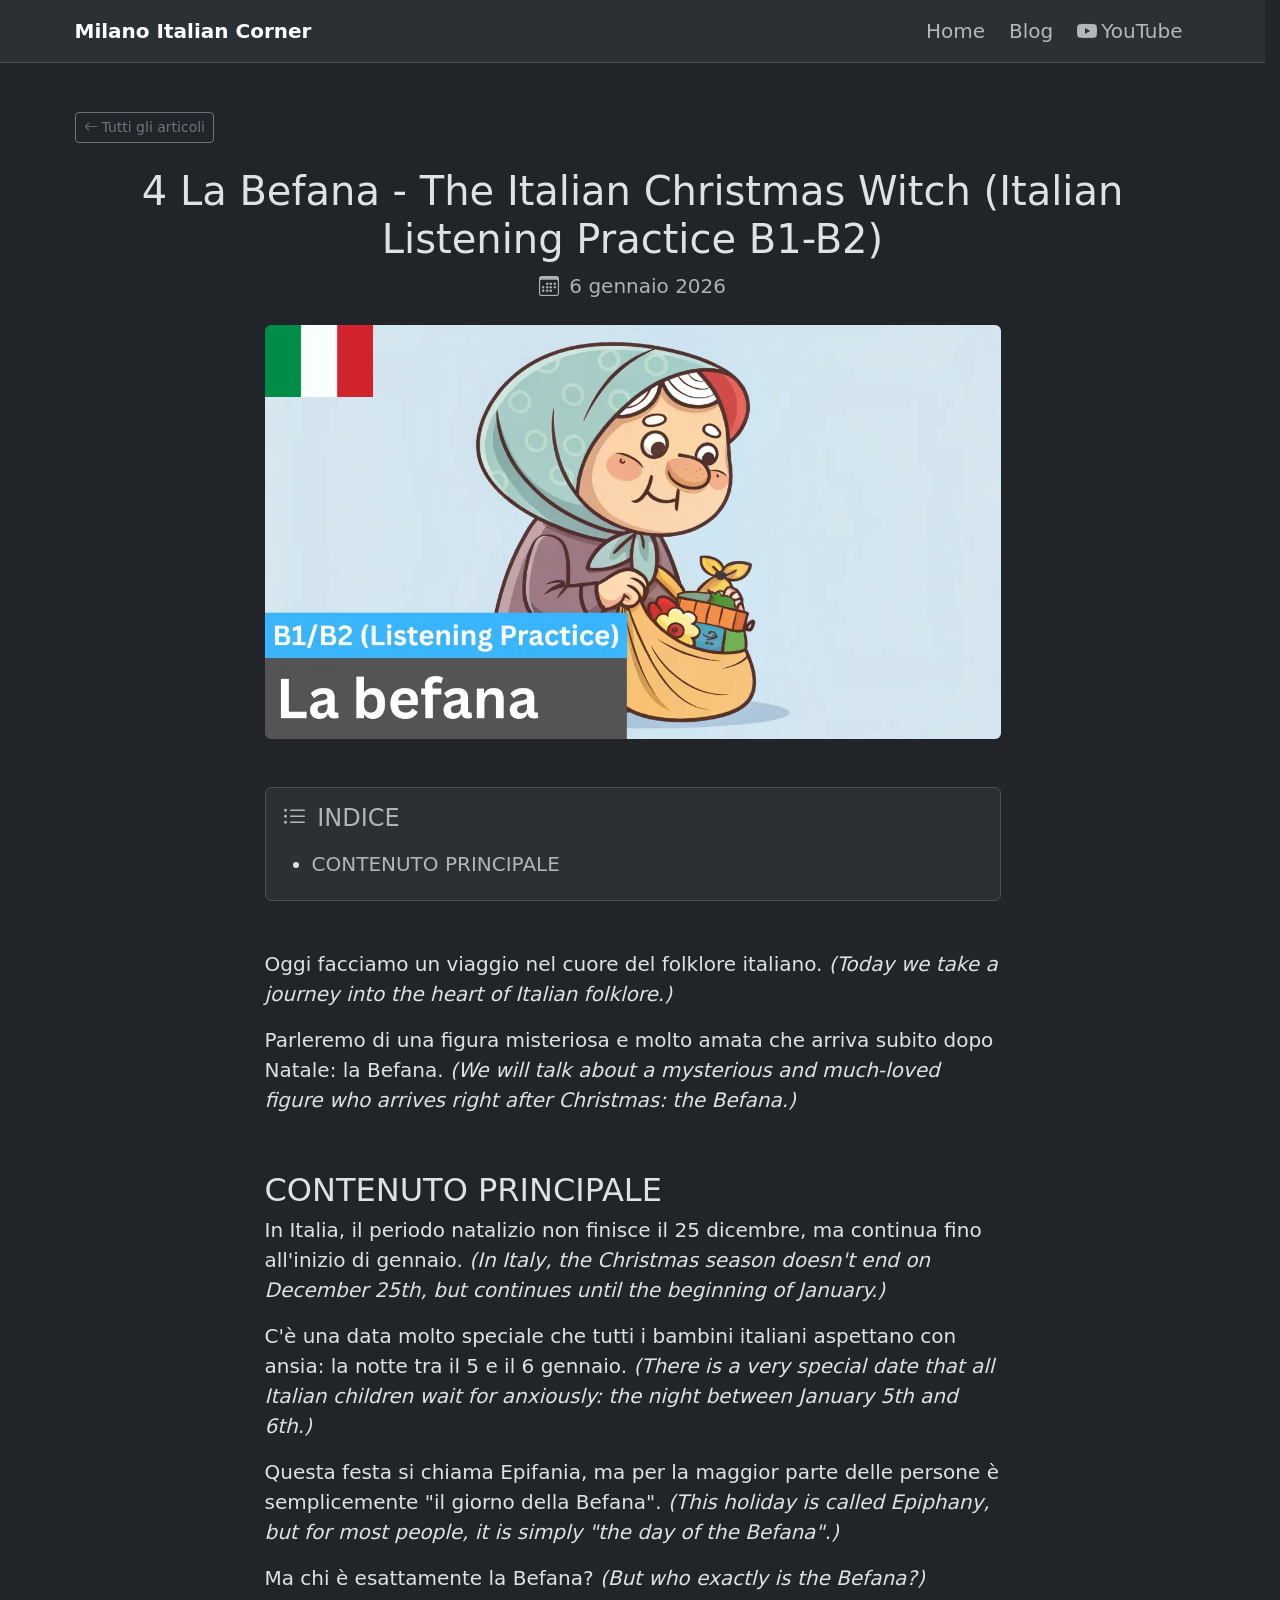
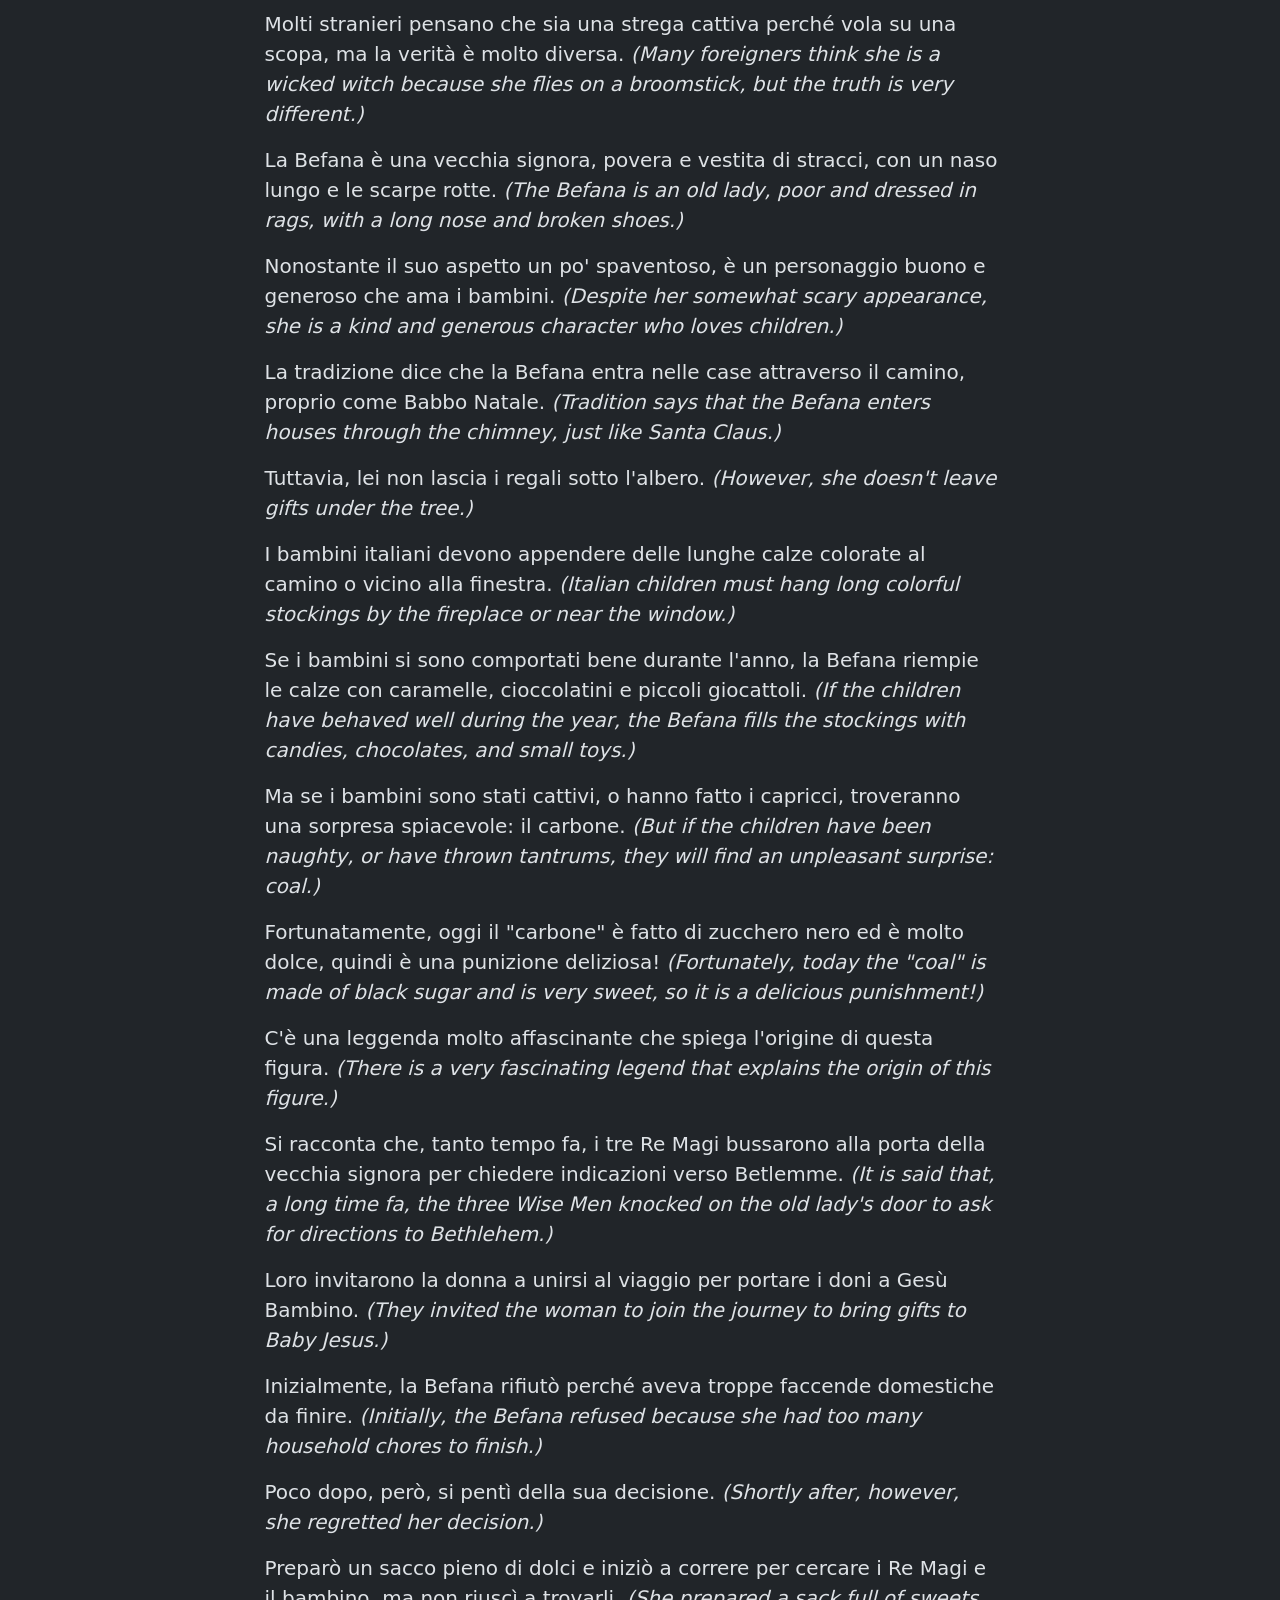
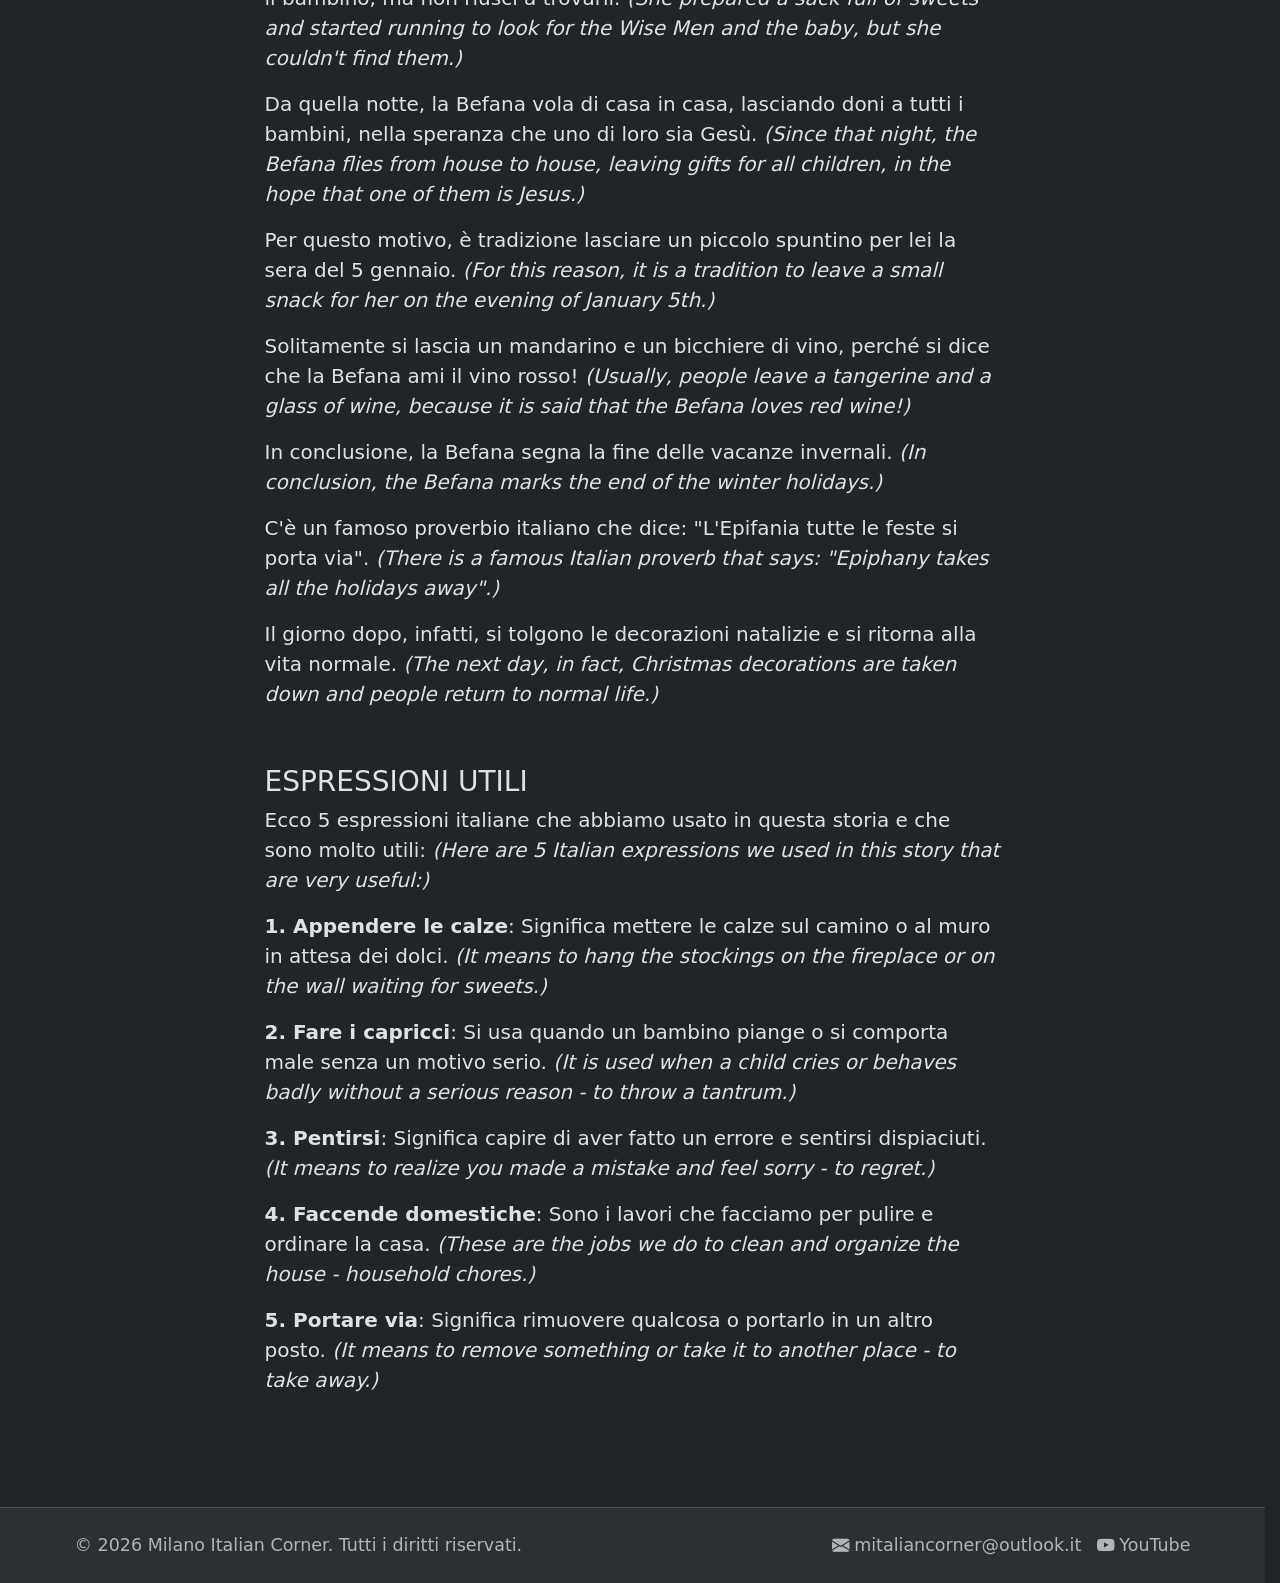
<file: blog/0004-la-befana-italian-christmas-witch/index.html>
<!DOCTYPE html><html lang="it" data-bs-theme="dark"> <head><!-- 
      preconnect Ottimizza le connessioni esterne 
      I file di Bootstrap vengono caricati da cdn.jsdelivr.net. Il browser perde tempo a "cercare" dove si trova questo server (DNS lookup) e a stabilire una connessione sicura.
      Soluzione: Aggiungi queste due righe in cima al tuo <head>, prima di ogni altra cosa: 
    --><link rel="preconnect" href="https://cdn.jsdelivr.net"><link rel="dns-prefetch" href="https://cdn.jsdelivr.net"><meta charset="UTF-8"><meta name="viewport" content="width=device-width, initial-scale=1.0"><meta name="generator" content="Astro v6.1.3"><title>4 La Befana - The Italian Christmas Witch (Italian Listening Practice B1-B2) | Milano Italian Corner</title><meta name="description" content="La Befana - The Italian Christmas Witch (Italian Listening Practice B1-B2)"><link rel="canonical" href="https://mic.pphost.com.de/blog/0004-la-befana-italian-christmas-witch/"><meta property="og:title" content="4 La Befana - The Italian Christmas Witch (Italian Listening Practice B1-B2) | Milano Italian Corner"><meta property="og:description" content="La Befana - The Italian Christmas Witch (Italian Listening Practice B1-B2)"><meta property="og:url" content="https://mic.pphost.com.de/blog/0004-la-befana-italian-christmas-witch/"><meta property="og:type" content="article"><meta property="og:site_name" content="Milano Italian Corner"><meta property="og:image" content="https://mic.pphost.com.de/images/cover/0004.webp"><meta property="article:published_time" content="2026-01-06"><meta name="twitter:card" content="summary_large_image"><meta name="twitter:title" content="4 La Befana - The Italian Christmas Witch (Italian Listening Practice B1-B2) | Milano Italian Corner"><meta name="twitter:description" content="La Befana - The Italian Christmas Witch (Italian Listening Practice B1-B2)"><meta name="twitter:image" content="https://mic.pphost.com.de/images/cover/0004.webp"><link rel="sitemap" href="/sitemap-index.xml"><link rel="icon" href="data:,"><!-- blank favicon --><link href="https://cdn.jsdelivr.net/npm/bootstrap@5.3.8/dist/css/bootstrap.min.css" rel="stylesheet" integrity="sha384-sRIl4kxILFvY47J16cr9ZwB07vP4J8+LH7qKQnuqkuIAvNWLzeN8tE5YBujZqJLB" crossorigin="anonymous"><link rel="stylesheet" href="https://cdn.jsdelivr.net/npm/bootstrap-icons@1.13.1/font/bootstrap-icons.min.css"><link rel="stylesheet" href="/styles/global.css"><script type="application/ld+json">{"@context":"https://schema.org","@type":"Article","name":"Milano Italian Corner","url":"https://mic.pphost.com.de","description":"Impara l'italiano parlato. Articoli, consigli e risorse per chi vuole migliorare la conversazione in italiano.","datePublished":"2026-01-06","author":{"@type":"Person","name":"Pablo"}}</script></head> <body> <nav class="navbar navbar-expand-lg sticky-top bg-body-tertiary border-bottom"> <div class="container"> <a class="navbar-brand fw-bold" href="/">Milano Italian Corner</a> <button class="navbar-toggler" type="button" data-bs-toggle="collapse" data-bs-target="#navbarNav" aria-controls="navbarNav" aria-expanded="false" aria-label="Toggle navigation"> <span class="navbar-toggler-icon"></span> </button> <div class="collapse navbar-collapse" id="navbarNav"> <ul class="navbar-nav ms-auto gap-2"> <li class="nav-item"> <a class="nav-link" href="/">Home</a> </li> <li class="nav-item"> <a class="nav-link" href="/blog">Blog</a> </li> <li class="nav-item"> <a class="nav-link" href="https://www.youtube.com/@mitaliancorner" target="_blank" rel="noopener noreferrer"> <i class="bi bi-youtube me-1"></i>YouTube
</a> </li> </ul> </div> </div> </nav> <main>  <article class="container py-5"> <div class="mb-4"> <a href="/blog" class="btn btn-outline-secondary btn-sm"> <i class="bi bi-arrow-left me-1"></i>Tutti gli articoli
</a> </div> <h1 class="mb-2 text-center">4 La Befana - The Italian Christmas Witch (Italian Listening Practice B1-B2)</h1> <p class="text-body-secondary mb-4 text-center"> <i class="bi bi-calendar3 me-1"></i> <time datetime="2026-01-06">6 gennaio 2026</time> </p> <div class="row justify-content-center"> <div class="col-lg-8"> <img src="/images/cover/0004.webp" alt="La Befana" class="article-cover rounded mb-4"> <nav id="toc-container" class="card bg-body-tertiary border mt-4 mb-5 p-3" aria-label="Indice dei contenuti"> <h2 class="h4 text-uppercase text-body-secondary mb-3"> <i class="bi bi-list-ul me-1"></i> Indice
</h2> <ul class="toc-list" id="toc-list"></ul> </nav> <div id="article-content">  <p>Oggi facciamo un viaggio nel cuore del folklore italiano. <i>(Today we take a journey into the heart of Italian folklore.)</i></p> <p>Parleremo di una figura misteriosa e molto amata che arriva subito dopo Natale: la Befana. <i>(We will talk about a mysterious and much-loved figure who arrives right after Christmas: the Befana.)</i></p> <h2>CONTENUTO PRINCIPALE</h2> <p>In Italia, il periodo natalizio non finisce il 25 dicembre, ma continua fino all'inizio di gennaio. <i>(In Italy, the Christmas season doesn't end on December 25th, but continues until the beginning of January.)</i></p> <p>C'è una data molto speciale che tutti i bambini italiani aspettano con ansia: la notte tra il 5 e il 6 gennaio. <i>(There is a very special date that all Italian children wait for anxiously: the night between January 5th and 6th.)</i></p> <p>Questa festa si chiama Epifania, ma per la maggior parte delle persone è semplicemente "il giorno della Befana". <i>(This holiday is called Epiphany, but for most people, it is simply "the day of the Befana".)</i></p> <p>Ma chi è esattamente la Befana? <i>(But who exactly is the Befana?)</i></p> <p>Molti stranieri pensano che sia una strega cattiva perché vola su una scopa, ma la verità è molto diversa. <i>(Many foreigners think she is a wicked witch because she flies on a broomstick, but the truth is very different.)</i></p> <p>La Befana è una vecchia signora, povera e vestita di stracci, con un naso lungo e le scarpe rotte. <i>(The Befana is an old lady, poor and dressed in rags, with a long nose and broken shoes.)</i></p> <p>Nonostante il suo aspetto un po' spaventoso, è un personaggio buono e generoso che ama i bambini. <i>(Despite her somewhat scary appearance, she is a kind and generous character who loves children.)</i></p> <p>La tradizione dice che la Befana entra nelle case attraverso il camino, proprio come Babbo Natale. <i>(Tradition says that the Befana enters houses through the chimney, just like Santa Claus.)</i></p> <p>Tuttavia, lei non lascia i regali sotto l'albero. <i>(However, she doesn't leave gifts under the tree.)</i></p> <p>I bambini italiani devono appendere delle lunghe calze colorate al camino o vicino alla finestra. <i>(Italian children must hang long colorful stockings by the fireplace or near the window.)</i></p> <p>Se i bambini si sono comportati bene durante l'anno, la Befana riempie le calze con caramelle, cioccolatini e piccoli giocattoli. <i>(If the children have behaved well during the year, the Befana fills the stockings with candies, chocolates, and small toys.)</i></p> <p>Ma se i bambini sono stati cattivi, o hanno fatto i capricci, troveranno una sorpresa spiacevole: il carbone. <i>(But if the children have been naughty, or have thrown tantrums, they will find an unpleasant surprise: coal.)</i></p> <p>Fortunatamente, oggi il "carbone" è fatto di zucchero nero ed è molto dolce, quindi è una punizione deliziosa! <i>(Fortunately, today the "coal" is made of black sugar and is very sweet, so it is a delicious punishment!)</i></p> <p>C'è una leggenda molto affascinante che spiega l'origine di questa figura. <i>(There is a very fascinating legend that explains the origin of this figure.)</i></p> <p>Si racconta che, tanto tempo fa, i tre Re Magi bussarono alla porta della vecchia signora per chiedere indicazioni verso Betlemme. <i>(It is said that, a long time fa, the three Wise Men knocked on the old lady's door to ask for directions to Bethlehem.)</i></p> <p>Loro invitarono la donna a unirsi al viaggio per portare i doni a Gesù Bambino. <i>(They invited the woman to join the journey to bring gifts to Baby Jesus.)</i></p> <p>Inizialmente, la Befana rifiutò perché aveva troppe faccende domestiche da finire. <i>(Initially, the Befana refused because she had too many household chores to finish.)</i></p> <p>Poco dopo, però, si pentì della sua decisione. <i>(Shortly after, however, she regretted her decision.)</i></p> <p>Preparò un sacco pieno di dolci e iniziò a correre per cercare i Re Magi e il bambino, ma non riuscì a trovarli. <i>(She prepared a sack full of sweets and started running to look for the Wise Men and the baby, but she couldn't find them.)</i></p> <p>Da quella notte, la Befana vola di casa in casa, lasciando doni a tutti i bambini, nella speranza che uno di loro sia Gesù. <i>(Since that night, the Befana flies from house to house, leaving gifts for all children, in the hope that one of them is Jesus.)</i></p> <p>Per questo motivo, è tradizione lasciare un piccolo spuntino per lei la sera del 5 gennaio. <i>(For this reason, it is a tradition to leave a small snack for her on the evening of January 5th.)</i></p> <p>Solitamente si lascia un mandarino e un bicchiere di vino, perché si dice che la Befana ami il vino rosso! <i>(Usually, people leave a tangerine and a glass of wine, because it is said that the Befana loves red wine!)</i></p> <p>In conclusione, la Befana segna la fine delle vacanze invernali. <i>(In conclusion, the Befana marks the end of the winter holidays.)</i></p> <p>C'è un famoso proverbio italiano che dice: "L'Epifania tutte le feste si porta via". <i>(There is a famous Italian proverb that says: "Epiphany takes all the holidays away".)</i></p> <p>Il giorno dopo, infatti, si tolgono le decorazioni natalizie e si ritorna alla vita normale. <i>(The next day, in fact, Christmas decorations are taken down and people return to normal life.)</i></p> <h3>ESPRESSIONI UTILI</h3> <p>Ecco 5 espressioni italiane che abbiamo usato in questa storia e che sono molto utili: <i>(Here are 5 Italian expressions we used in this story that are very useful:)</i></p> <p><strong>1. Appendere le calze</strong>: Significa mettere le calze sul camino o al muro in attesa dei dolci. <i>(It means to hang the stockings on the fireplace or on the wall waiting for sweets.)</i></p> <p><strong>2. Fare i capricci</strong>: Si usa quando un bambino piange o si comporta male senza un motivo serio. <i>(It is used when a child cries or behaves badly without a serious reason - to throw a tantrum.)</i></p> <p><strong>3. Pentirsi</strong>: Significa capire di aver fatto un errore e sentirsi dispiaciuti. <i>(It means to realize you made a mistake and feel sorry - to regret.)</i></p> <p><strong>4. Faccende domestiche</strong>: Sono i lavori che facciamo per pulire e ordinare la casa. <i>(These are the jobs we do to clean and organize the house - household chores.)</i></p> <p><strong>5. Portare via</strong>: Significa rimuovere qualcosa o portarlo in un altro posto. <i>(It means to remove something or take it to another place - to take away.)</i></p>  </div> </div> </div> </article> <script type="module">const a=document.getElementById("article-content"),d=document.getElementById("toc-list"),r=document.getElementById("toc-container");if(a&&d&&r){const o=a.querySelectorAll("h2");o.length===0?r.style.display="none":o.forEach((e,n)=>{e.id||(e.id=`section-${n+1}`);const c=document.createElement("li"),t=document.createElement("a");t.href=`#${e.id}`,t.textContent=e.textContent??"",t.className="text-body-secondary",t.addEventListener("click",l=>{l.preventDefault();const i=document.getElementById(e.id);if(i){const s=i.getBoundingClientRect().top+window.scrollY-80;window.scrollTo({top:s,behavior:"smooth"})}}),c.appendChild(t),d.appendChild(c)})}document.addEventListener("DOMContentLoaded",()=>{document.querySelectorAll("pre").forEach(o=>{const e=document.createElement("button");e.innerHTML='<i class="bi bi-clipboard"></i>',e.className="copy-button",e.setAttribute("aria-label","Copia codice"),e.addEventListener("click",async()=>{const c=o.querySelector("code")?.innerText??o.innerText;try{if(navigator.clipboard&&window.isSecureContext)await navigator.clipboard.writeText(c);else{const t=document.createElement("textarea");t.value=c,t.style.cssText="position:fixed;opacity:0;pointer-events:none",document.body.appendChild(t),t.select(),document.execCommand("copy"),document.body.removeChild(t)}e.classList.add("copied"),e.setAttribute("aria-label","Copiato!"),setTimeout(()=>{e.classList.remove("copied"),e.setAttribute("aria-label","Copia codice")},2e3)}catch(t){console.error("Errore durante la copia:",t)}});const n=document.createElement("div");n.className="pre-wrapper",o.parentNode&&(o.parentNode.insertBefore(n,o),n.appendChild(o),n.appendChild(e))})});</script>  </main> <footer class="bg-body-tertiary border-top py-4 mt-5"> <div class="container d-flex flex-column flex-md-row justify-content-between align-items-center gap-2 text-body-secondary small"> <span>&copy; 2026 Milano Italian Corner. Tutti i diritti riservati.</span> <div class="d-flex gap-3"> <a href="mailto:mitaliancorner@outlook.it" class="text-body-secondary text-decoration-none"> <i class="bi bi-envelope-fill me-1"></i>mitaliancorner@outlook.it </a> <a href="https://www.youtube.com/@mitaliancorner" target="_blank" rel="noopener noreferrer" class="text-body-secondary text-decoration-none"> <i class="bi bi-youtube me-1"></i>YouTube
</a> </div> </div> </footer> <script src="https://cdn.jsdelivr.net/npm/bootstrap@5.3.8/dist/js/bootstrap.bundle.min.js" integrity="sha384-FKyoEForCGlyvwx9Hj09JcYn3nv7wiPVlz7YYwJrWVcXK/BmnVDxM+D2scQbITxI" crossorigin="anonymous"></script> </body> </html>
</file>
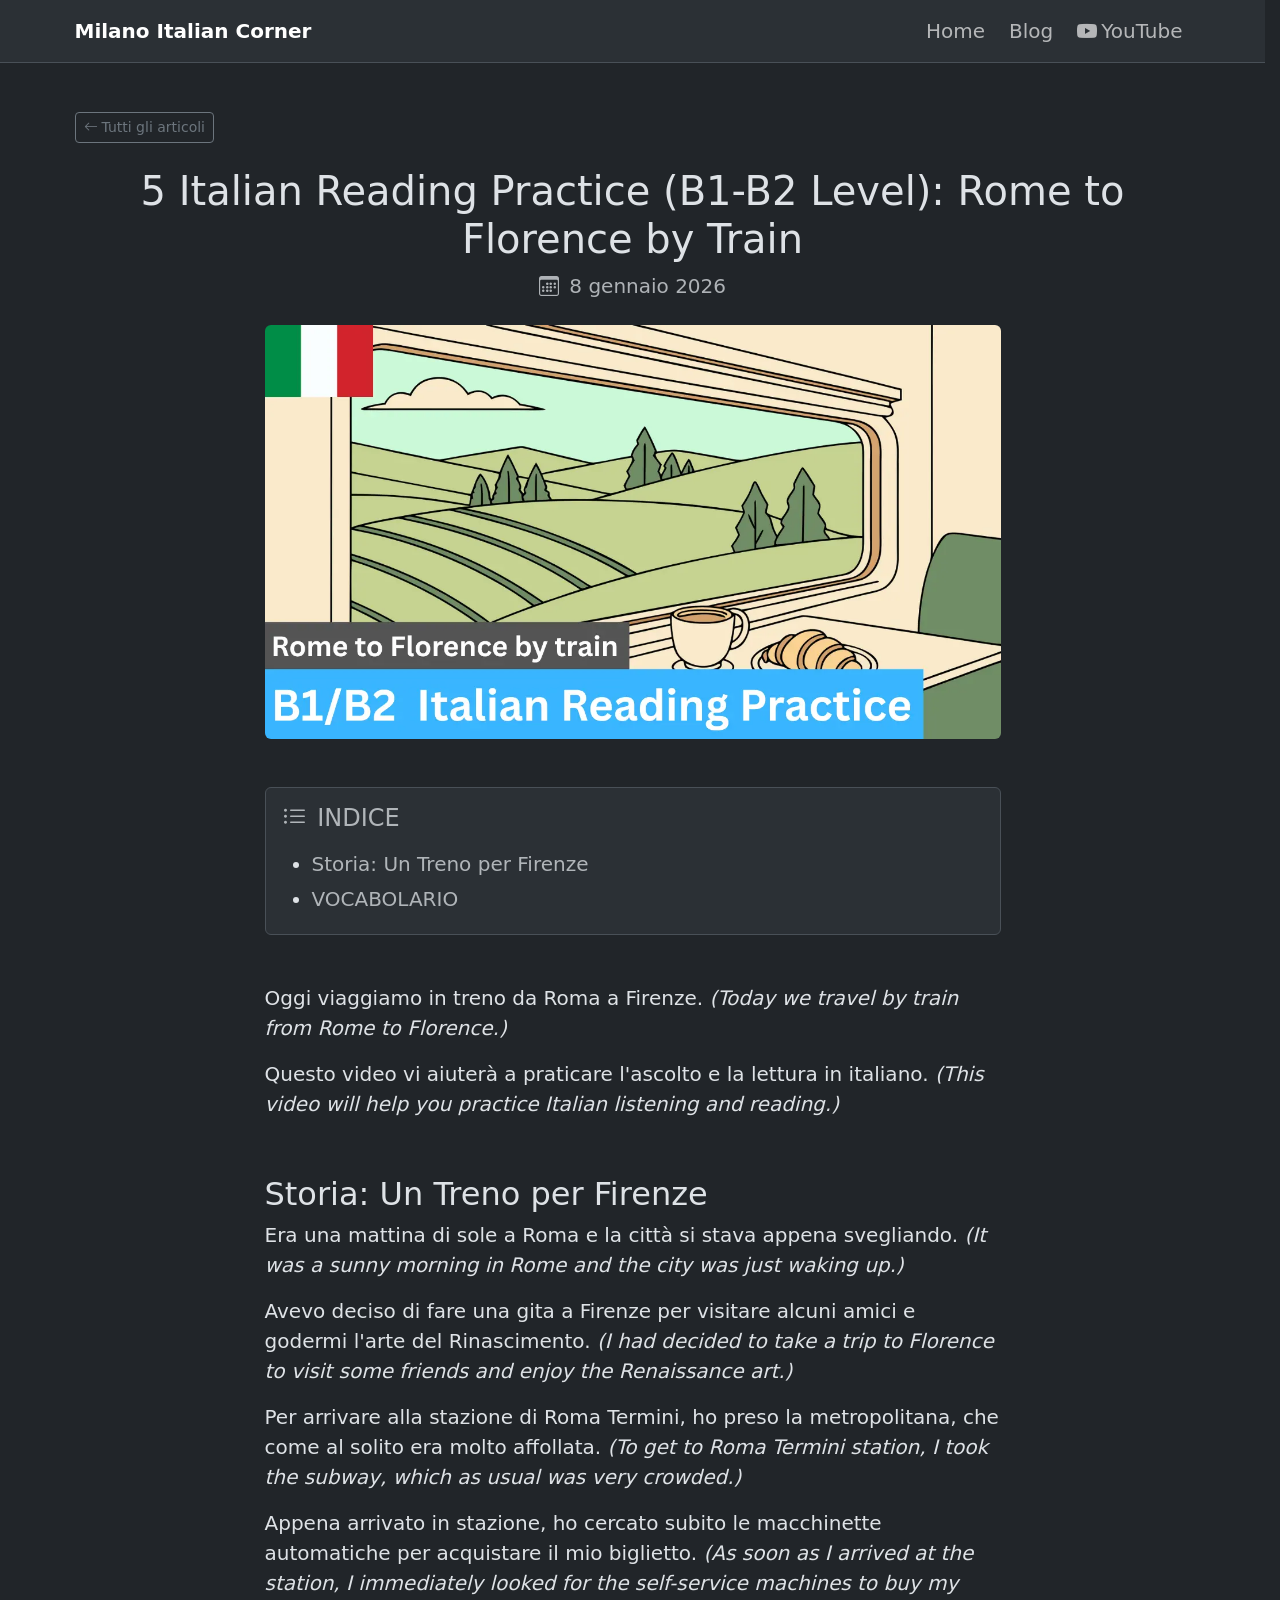
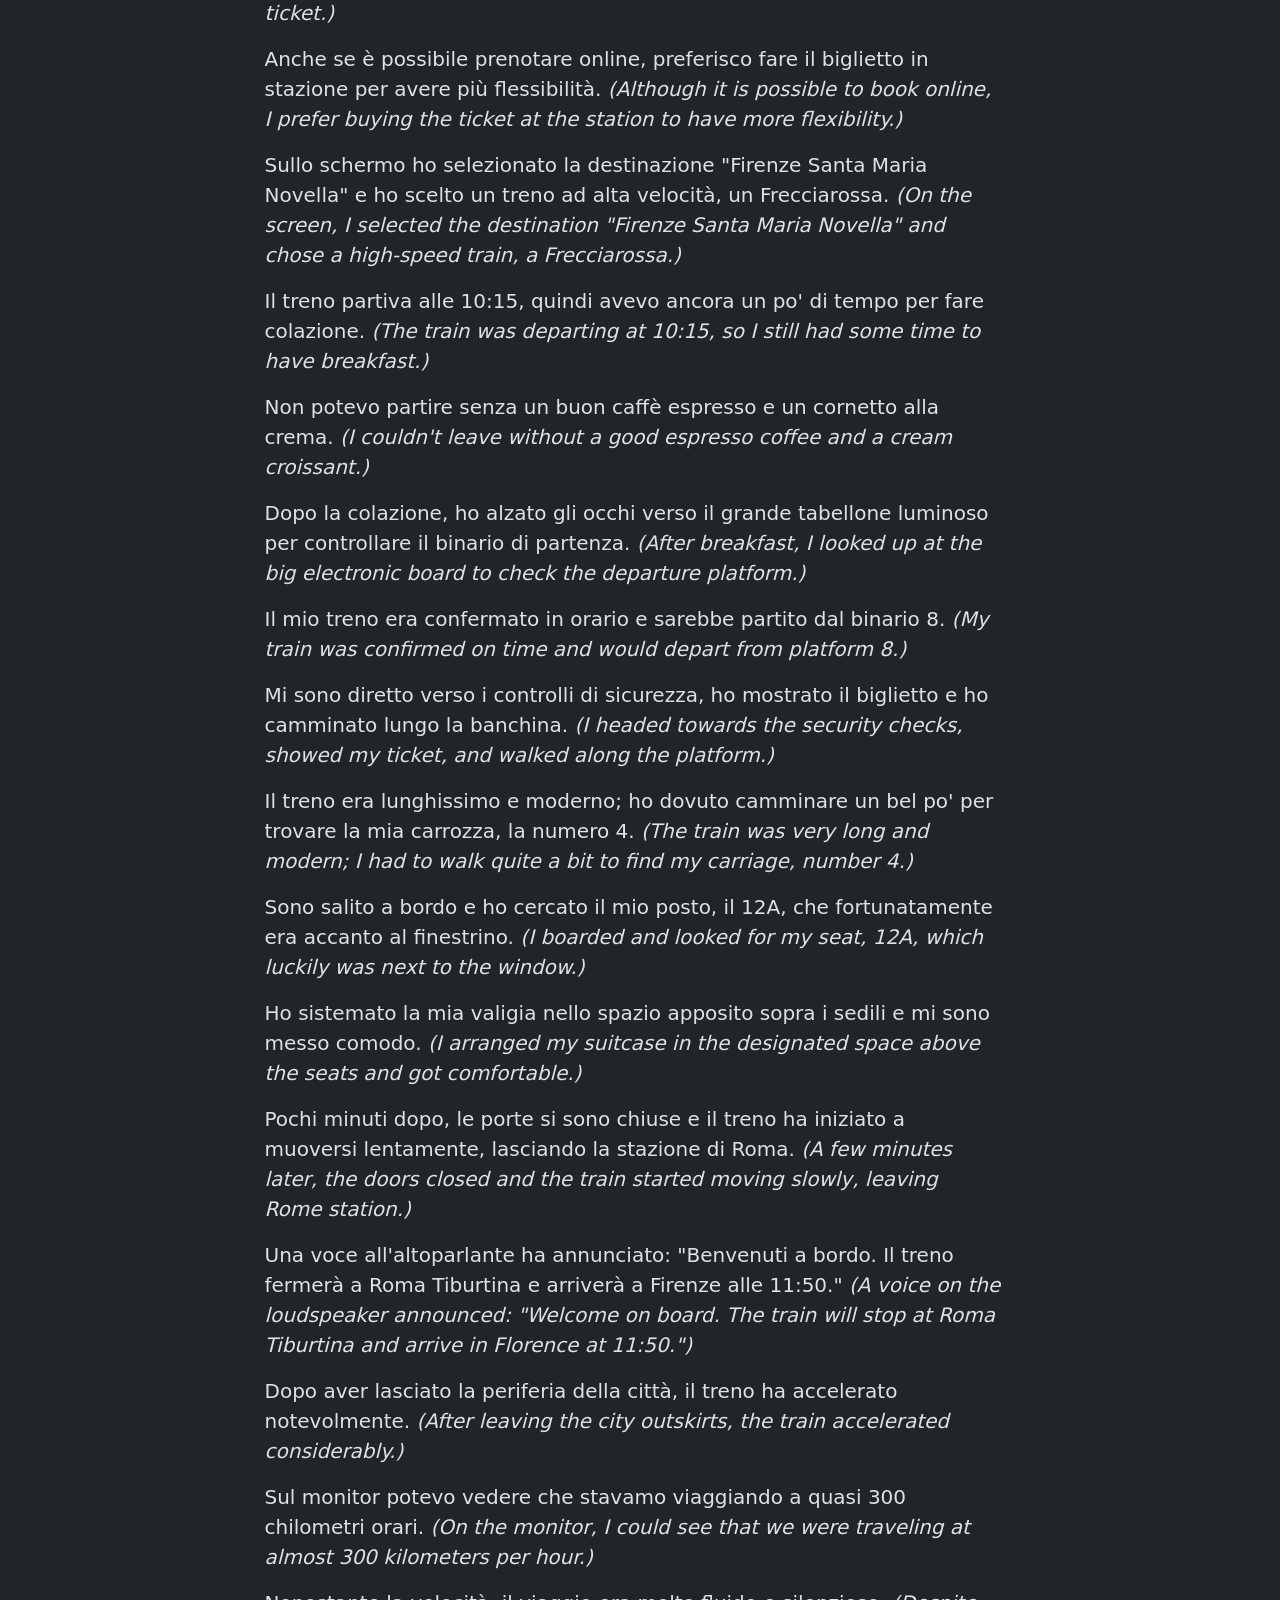
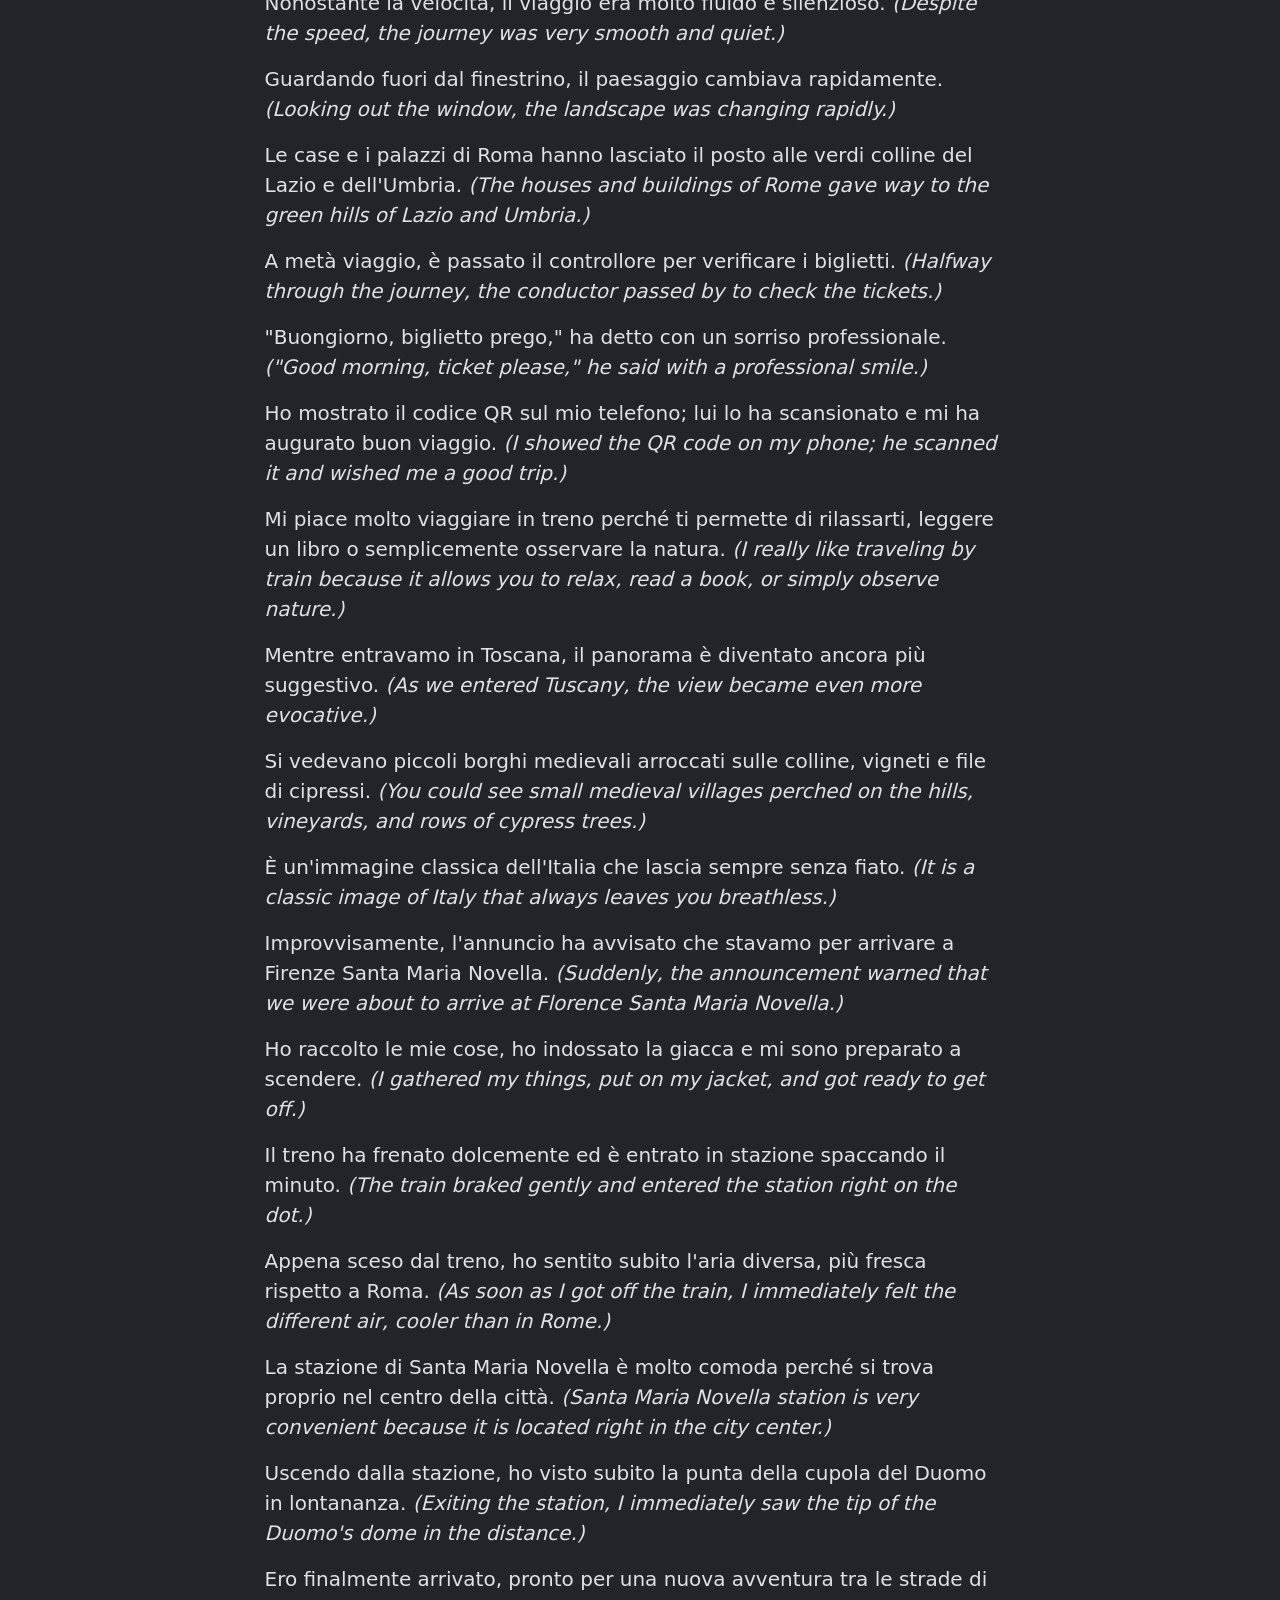
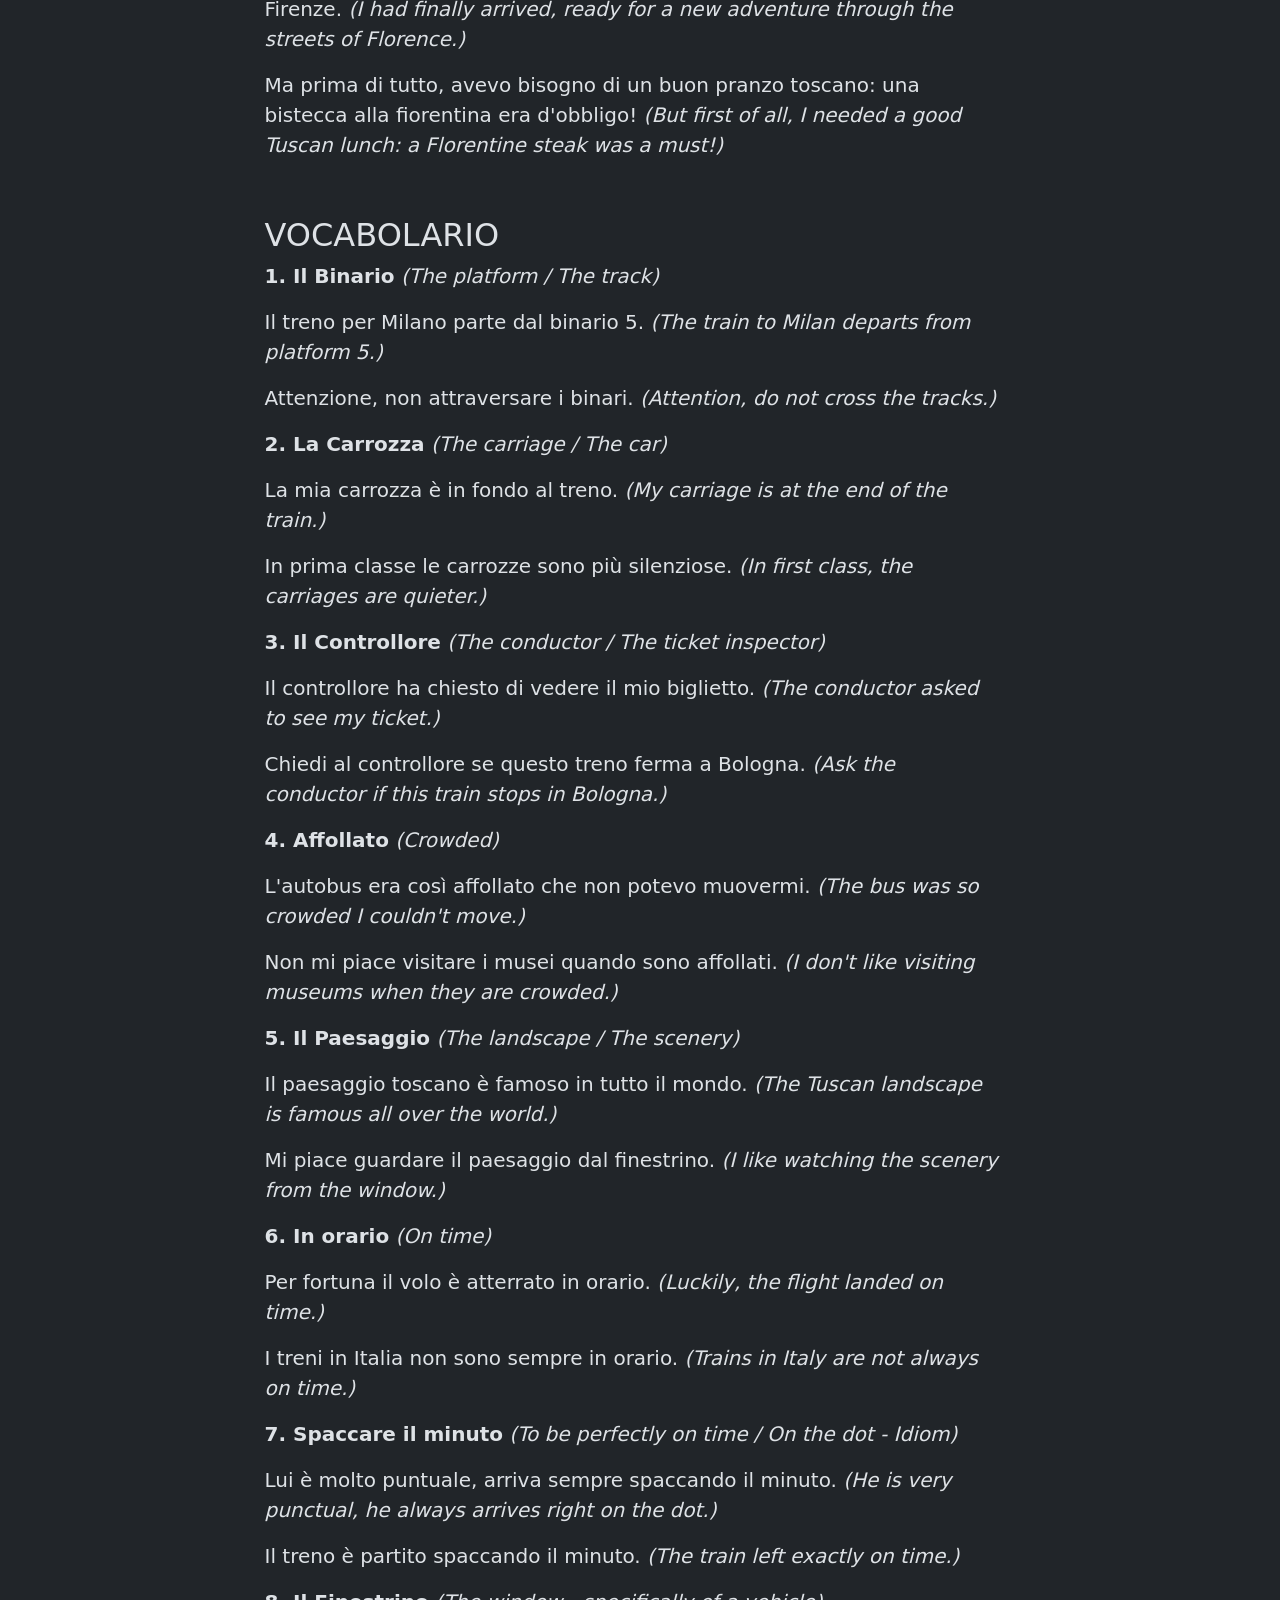
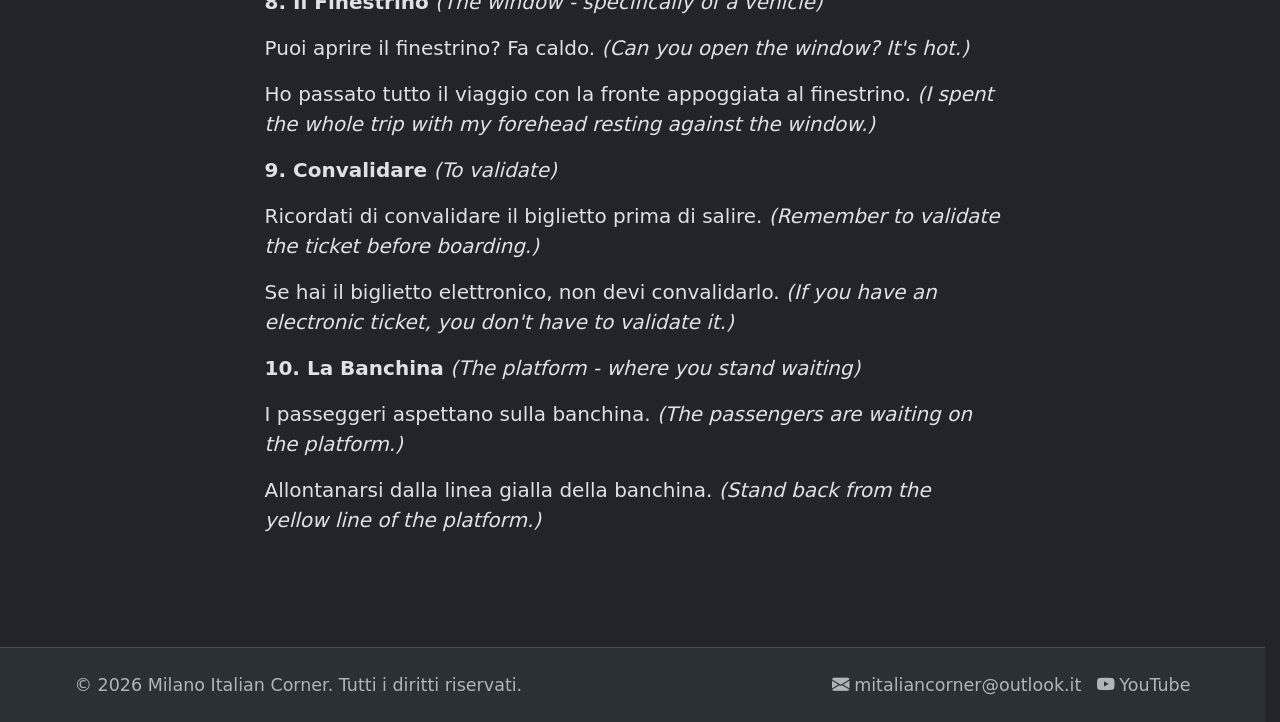
<file: blog/0005-italian-reading-practice-rome-to-florence/index.html>
<!DOCTYPE html><html lang="it" data-bs-theme="dark"> <head><!-- 
      preconnect Ottimizza le connessioni esterne 
      I file di Bootstrap vengono caricati da cdn.jsdelivr.net. Il browser perde tempo a "cercare" dove si trova questo server (DNS lookup) e a stabilire una connessione sicura.
      Soluzione: Aggiungi queste due righe in cima al tuo <head>, prima di ogni altra cosa: 
    --><link rel="preconnect" href="https://cdn.jsdelivr.net"><link rel="dns-prefetch" href="https://cdn.jsdelivr.net"><meta charset="UTF-8"><meta name="viewport" content="width=device-width, initial-scale=1.0"><meta name="generator" content="Astro v6.1.3"><title>5 Italian Reading Practice (B1-B2 Level): Rome to Florence by Train | Milano Italian Corner</title><meta name="description" content="5 Italian Reading Practice (B1-B2 Level): Rome to Florence by Train"><link rel="canonical" href="https://mic.pphost.com.de/blog/0005-italian-reading-practice-rome-to-florence/"><meta property="og:title" content="5 Italian Reading Practice (B1-B2 Level): Rome to Florence by Train | Milano Italian Corner"><meta property="og:description" content="5 Italian Reading Practice (B1-B2 Level): Rome to Florence by Train"><meta property="og:url" content="https://mic.pphost.com.de/blog/0005-italian-reading-practice-rome-to-florence/"><meta property="og:type" content="article"><meta property="og:site_name" content="Milano Italian Corner"><meta property="og:image" content="https://mic.pphost.com.de/images/cover/0005.webp"><meta property="article:published_time" content="2026-01-08"><meta name="twitter:card" content="summary_large_image"><meta name="twitter:title" content="5 Italian Reading Practice (B1-B2 Level): Rome to Florence by Train | Milano Italian Corner"><meta name="twitter:description" content="5 Italian Reading Practice (B1-B2 Level): Rome to Florence by Train"><meta name="twitter:image" content="https://mic.pphost.com.de/images/cover/0005.webp"><link rel="sitemap" href="/sitemap-index.xml"><link rel="icon" href="data:,"><!-- blank favicon --><link href="https://cdn.jsdelivr.net/npm/bootstrap@5.3.8/dist/css/bootstrap.min.css" rel="stylesheet" integrity="sha384-sRIl4kxILFvY47J16cr9ZwB07vP4J8+LH7qKQnuqkuIAvNWLzeN8tE5YBujZqJLB" crossorigin="anonymous"><link rel="stylesheet" href="https://cdn.jsdelivr.net/npm/bootstrap-icons@1.13.1/font/bootstrap-icons.min.css"><link rel="stylesheet" href="/styles/global.css"><script type="application/ld+json">{"@context":"https://schema.org","@type":"Article","name":"Milano Italian Corner","url":"https://mic.pphost.com.de","description":"Impara l'italiano parlato. Articoli, consigli e risorse per chi vuole migliorare la conversazione in italiano.","datePublished":"2026-01-08","author":{"@type":"Person","name":"Pablo"}}</script></head> <body> <nav class="navbar navbar-expand-lg sticky-top bg-body-tertiary border-bottom"> <div class="container"> <a class="navbar-brand fw-bold" href="/">Milano Italian Corner</a> <button class="navbar-toggler" type="button" data-bs-toggle="collapse" data-bs-target="#navbarNav" aria-controls="navbarNav" aria-expanded="false" aria-label="Toggle navigation"> <span class="navbar-toggler-icon"></span> </button> <div class="collapse navbar-collapse" id="navbarNav"> <ul class="navbar-nav ms-auto gap-2"> <li class="nav-item"> <a class="nav-link" href="/">Home</a> </li> <li class="nav-item"> <a class="nav-link" href="/blog">Blog</a> </li> <li class="nav-item"> <a class="nav-link" href="https://www.youtube.com/@mitaliancorner" target="_blank" rel="noopener noreferrer"> <i class="bi bi-youtube me-1"></i>YouTube
</a> </li> </ul> </div> </div> </nav> <main>  <article class="container py-5"> <div class="mb-4"> <a href="/blog" class="btn btn-outline-secondary btn-sm"> <i class="bi bi-arrow-left me-1"></i>Tutti gli articoli
</a> </div> <h1 class="mb-2 text-center">5 Italian Reading Practice (B1-B2 Level): Rome to Florence by Train</h1> <p class="text-body-secondary mb-4 text-center"> <i class="bi bi-calendar3 me-1"></i> <time datetime="2026-01-08">8 gennaio 2026</time> </p> <div class="row justify-content-center"> <div class="col-lg-8"> <img src="/images/cover/0005.webp" alt="Rome to Florence by Train" class="article-cover rounded mb-4"> <nav id="toc-container" class="card bg-body-tertiary border mt-4 mb-5 p-3" aria-label="Indice dei contenuti"> <h2 class="h4 text-uppercase text-body-secondary mb-3"> <i class="bi bi-list-ul me-1"></i> Indice
</h2> <ul class="toc-list" id="toc-list"></ul> </nav> <div id="article-content">  <p>Oggi viaggiamo in treno da Roma a Firenze. <i>(Today we travel by train from Rome to Florence.)</i></p> <p>Questo video vi aiuterà a praticare l'ascolto e la lettura in italiano. <i>(This video will help you practice Italian listening and reading.)</i></p> <h2>Storia: Un Treno per Firenze</h2> <p>Era una mattina di sole a Roma e la città si stava appena svegliando. <i>(It was a sunny morning in Rome and the city was just waking up.)</i></p> <p>Avevo deciso di fare una gita a Firenze per visitare alcuni amici e godermi l'arte del Rinascimento. <i>(I had decided to take a trip to Florence to visit some friends and enjoy the Renaissance art.)</i></p> <p>Per arrivare alla stazione di Roma Termini, ho preso la metropolitana, che come al solito era molto affollata. <i>(To get to Roma Termini station, I took the subway, which as usual was very crowded.)</i></p> <p>Appena arrivato in stazione, ho cercato subito le macchinette automatiche per acquistare il mio biglietto. <i>(As soon as I arrived at the station, I immediately looked for the self-service machines to buy my ticket.)</i></p> <p>Anche se è possibile prenotare online, preferisco fare il biglietto in stazione per avere più flessibilità. <i>(Although it is possible to book online, I prefer buying the ticket at the station to have more flexibility.)</i></p> <p>Sullo schermo ho selezionato la destinazione "Firenze Santa Maria Novella" e ho scelto un treno ad alta velocità, un Frecciarossa. <i>(On the screen, I selected the destination "Firenze Santa Maria Novella" and chose a high-speed train, a Frecciarossa.)</i></p> <p>Il treno partiva alle 10:15, quindi avevo ancora un po' di tempo per fare colazione. <i>(The train was departing at 10:15, so I still had some time to have breakfast.)</i></p> <p>Non potevo partire senza un buon caffè espresso e un cornetto alla crema. <i>(I couldn't leave without a good espresso coffee and a cream croissant.)</i></p> <p>Dopo la colazione, ho alzato gli occhi verso il grande tabellone luminoso per controllare il binario di partenza. <i>(After breakfast, I looked up at the big electronic board to check the departure platform.)</i></p> <p>Il mio treno era confermato in orario e sarebbe partito dal binario 8. <i>(My train was confirmed on time and would depart from platform 8.)</i></p> <p>Mi sono diretto verso i controlli di sicurezza, ho mostrato il biglietto e ho camminato lungo la banchina. <i>(I headed towards the security checks, showed my ticket, and walked along the platform.)</i></p> <p>Il treno era lunghissimo e moderno; ho dovuto camminare un bel po' per trovare la mia carrozza, la numero 4. <i>(The train was very long and modern; I had to walk quite a bit to find my carriage, number 4.)</i></p> <p>Sono salito a bordo e ho cercato il mio posto, il 12A, che fortunatamente era accanto al finestrino. <i>(I boarded and looked for my seat, 12A, which luckily was next to the window.)</i></p> <p>Ho sistemato la mia valigia nello spazio apposito sopra i sedili e mi sono messo comodo. <i>(I arranged my suitcase in the designated space above the seats and got comfortable.)</i></p> <p>Pochi minuti dopo, le porte si sono chiuse e il treno ha iniziato a muoversi lentamente, lasciando la stazione di Roma. <i>(A few minutes later, the doors closed and the train started moving slowly, leaving Rome station.)</i></p> <p>Una voce all'altoparlante ha annunciato: "Benvenuti a bordo. Il treno fermerà a Roma Tiburtina e arriverà a Firenze alle 11:50." <i>(A voice on the loudspeaker announced: "Welcome on board. The train will stop at Roma Tiburtina and arrive in Florence at 11:50.")</i></p> <p>Dopo aver lasciato la periferia della città, il treno ha accelerato notevolmente. <i>(After leaving the city outskirts, the train accelerated considerably.)</i></p> <p>Sul monitor potevo vedere che stavamo viaggiando a quasi 300 chilometri orari. <i>(On the monitor, I could see that we were traveling at almost 300 kilometers per hour.)</i></p> <p>Nonostante la velocità, il viaggio era molto fluido e silenzioso. <i>(Despite the speed, the journey was very smooth and quiet.)</i></p> <p>Guardando fuori dal finestrino, il paesaggio cambiava rapidamente. <i>(Looking out the window, the landscape was changing rapidly.)</i></p> <p>Le case e i palazzi di Roma hanno lasciato il posto alle verdi colline del Lazio e dell'Umbria. <i>(The houses and buildings of Rome gave way to the green hills of Lazio and Umbria.)</i></p> <p>A metà viaggio, è passato il controllore per verificare i biglietti. <i>(Halfway through the journey, the conductor passed by to check the tickets.)</i></p> <p>"Buongiorno, biglietto prego," ha detto con un sorriso professionale. <i>("Good morning, ticket please," he said with a professional smile.)</i></p> <p>Ho mostrato il codice QR sul mio telefono; lui lo ha scansionato e mi ha augurato buon viaggio. <i>(I showed the QR code on my phone; he scanned it and wished me a good trip.)</i></p> <p>Mi piace molto viaggiare in treno perché ti permette di rilassarti, leggere un libro o semplicemente osservare la natura. <i>(I really like traveling by train because it allows you to relax, read a book, or simply observe nature.)</i></p> <p>Mentre entravamo in Toscana, il panorama è diventato ancora più suggestivo. <i>(As we entered Tuscany, the view became even more evocative.)</i></p> <p>Si vedevano piccoli borghi medievali arroccati sulle colline, vigneti e file di cipressi. <i>(You could see small medieval villages perched on the hills, vineyards, and rows of cypress trees.)</i></p> <p>È un'immagine classica dell'Italia che lascia sempre senza fiato. <i>(It is a classic image of Italy that always leaves you breathless.)</i></p> <p>Improvvisamente, l'annuncio ha avvisato che stavamo per arrivare a Firenze Santa Maria Novella. <i>(Suddenly, the announcement warned that we were about to arrive at Florence Santa Maria Novella.)</i></p> <p>Ho raccolto le mie cose, ho indossato la giacca e mi sono preparato a scendere. <i>(I gathered my things, put on my jacket, and got ready to get off.)</i></p> <p>Il treno ha frenato dolcemente ed è entrato in stazione spaccando il minuto. <i>(The train braked gently and entered the station right on the dot.)</i></p> <p>Appena sceso dal treno, ho sentito subito l'aria diversa, più fresca rispetto a Roma. <i>(As soon as I got off the train, I immediately felt the different air, cooler than in Rome.)</i></p> <p>La stazione di Santa Maria Novella è molto comoda perché si trova proprio nel centro della città. <i>(Santa Maria Novella station is very convenient because it is located right in the city center.)</i></p> <p>Uscendo dalla stazione, ho visto subito la punta della cupola del Duomo in lontananza. <i>(Exiting the station, I immediately saw the tip of the Duomo's dome in the distance.)</i></p> <p>Ero finalmente arrivato, pronto per una nuova avventura tra le strade di Firenze. <i>(I had finally arrived, ready for a new adventure through the streets of Florence.)</i></p> <p>Ma prima di tutto, avevo bisogno di un buon pranzo toscano: una bistecca alla fiorentina era d'obbligo! <i>(But first of all, I needed a good Tuscan lunch: a Florentine steak was a must!)</i></p> <h2>VOCABOLARIO</h2> <p><strong>1. Il Binario</strong> <i>(The platform / The track)</i></p> <p>Il treno per Milano parte dal binario 5. <i>(The train to Milan departs from platform 5.)</i></p> <p>Attenzione, non attraversare i binari. <i>(Attention, do not cross the tracks.)</i></p> <p><strong>2. La Carrozza</strong> <i>(The carriage / The car)</i></p> <p>La mia carrozza è in fondo al treno. <i>(My carriage is at the end of the train.)</i></p> <p>In prima classe le carrozze sono più silenziose. <i>(In first class, the carriages are quieter.)</i></p> <p><strong>3. Il Controllore</strong> <i>(The conductor / The ticket inspector)</i></p> <p>Il controllore ha chiesto di vedere il mio biglietto. <i>(The conductor asked to see my ticket.)</i></p> <p>Chiedi al controllore se questo treno ferma a Bologna. <i>(Ask the conductor if this train stops in Bologna.)</i></p> <p><strong>4. Affollato</strong> <i>(Crowded)</i></p> <p>L'autobus era così affollato che non potevo muovermi. <i>(The bus was so crowded I couldn't move.)</i></p> <p>Non mi piace visitare i musei quando sono affollati. <i>(I don't like visiting museums when they are crowded.)</i></p> <p><strong>5. Il Paesaggio</strong> <i>(The landscape / The scenery)</i></p> <p>Il paesaggio toscano è famoso in tutto il mondo. <i>(The Tuscan landscape is famous all over the world.)</i></p> <p>Mi piace guardare il paesaggio dal finestrino. <i>(I like watching the scenery from the window.)</i></p> <p><strong>6. In orario</strong> <i>(On time)</i></p> <p>Per fortuna il volo è atterrato in orario. <i>(Luckily, the flight landed on time.)</i></p> <p>I treni in Italia non sono sempre in orario. <i>(Trains in Italy are not always on time.)</i></p> <p><strong>7. Spaccare il minuto</strong> <i>(To be perfectly on time / On the dot - Idiom)</i></p> <p>Lui è molto puntuale, arriva sempre spaccando il minuto. <i>(He is very punctual, he always arrives right on the dot.)</i></p> <p>Il treno è partito spaccando il minuto. <i>(The train left exactly on time.)</i></p> <p><strong>8. Il Finestrino</strong> <i>(The window - specifically of a vehicle)</i></p> <p>Puoi aprire il finestrino? Fa caldo. <i>(Can you open the window? It's hot.)</i></p> <p>Ho passato tutto il viaggio con la fronte appoggiata al finestrino. <i>(I spent the whole trip with my forehead resting against the window.)</i></p> <p><strong>9. Convalidare</strong> <i>(To validate)</i></p> <p>Ricordati di convalidare il biglietto prima di salire. <i>(Remember to validate the ticket before boarding.)</i></p> <p>Se hai il biglietto elettronico, non devi convalidarlo. <i>(If you have an electronic ticket, you don't have to validate it.)</i></p> <p><strong>10. La Banchina</strong> <i>(The platform - where you stand waiting)</i></p> <p>I passeggeri aspettano sulla banchina. <i>(The passengers are waiting on the platform.)</i></p> <p>Allontanarsi dalla linea gialla della banchina. <i>(Stand back from the yellow line of the platform.)</i></p>  </div> </div> </div> </article> <script type="module">const a=document.getElementById("article-content"),d=document.getElementById("toc-list"),r=document.getElementById("toc-container");if(a&&d&&r){const o=a.querySelectorAll("h2");o.length===0?r.style.display="none":o.forEach((e,n)=>{e.id||(e.id=`section-${n+1}`);const c=document.createElement("li"),t=document.createElement("a");t.href=`#${e.id}`,t.textContent=e.textContent??"",t.className="text-body-secondary",t.addEventListener("click",l=>{l.preventDefault();const i=document.getElementById(e.id);if(i){const s=i.getBoundingClientRect().top+window.scrollY-80;window.scrollTo({top:s,behavior:"smooth"})}}),c.appendChild(t),d.appendChild(c)})}document.addEventListener("DOMContentLoaded",()=>{document.querySelectorAll("pre").forEach(o=>{const e=document.createElement("button");e.innerHTML='<i class="bi bi-clipboard"></i>',e.className="copy-button",e.setAttribute("aria-label","Copia codice"),e.addEventListener("click",async()=>{const c=o.querySelector("code")?.innerText??o.innerText;try{if(navigator.clipboard&&window.isSecureContext)await navigator.clipboard.writeText(c);else{const t=document.createElement("textarea");t.value=c,t.style.cssText="position:fixed;opacity:0;pointer-events:none",document.body.appendChild(t),t.select(),document.execCommand("copy"),document.body.removeChild(t)}e.classList.add("copied"),e.setAttribute("aria-label","Copiato!"),setTimeout(()=>{e.classList.remove("copied"),e.setAttribute("aria-label","Copia codice")},2e3)}catch(t){console.error("Errore durante la copia:",t)}});const n=document.createElement("div");n.className="pre-wrapper",o.parentNode&&(o.parentNode.insertBefore(n,o),n.appendChild(o),n.appendChild(e))})});</script>  </main> <footer class="bg-body-tertiary border-top py-4 mt-5"> <div class="container d-flex flex-column flex-md-row justify-content-between align-items-center gap-2 text-body-secondary small"> <span>&copy; 2026 Milano Italian Corner. Tutti i diritti riservati.</span> <div class="d-flex gap-3"> <a href="mailto:mitaliancorner@outlook.it" class="text-body-secondary text-decoration-none"> <i class="bi bi-envelope-fill me-1"></i>mitaliancorner@outlook.it </a> <a href="https://www.youtube.com/@mitaliancorner" target="_blank" rel="noopener noreferrer" class="text-body-secondary text-decoration-none"> <i class="bi bi-youtube me-1"></i>YouTube
</a> </div> </div> </footer> <script src="https://cdn.jsdelivr.net/npm/bootstrap@5.3.8/dist/js/bootstrap.bundle.min.js" integrity="sha384-FKyoEForCGlyvwx9Hj09JcYn3nv7wiPVlz7YYwJrWVcXK/BmnVDxM+D2scQbITxI" crossorigin="anonymous"></script> </body> </html>
</file>
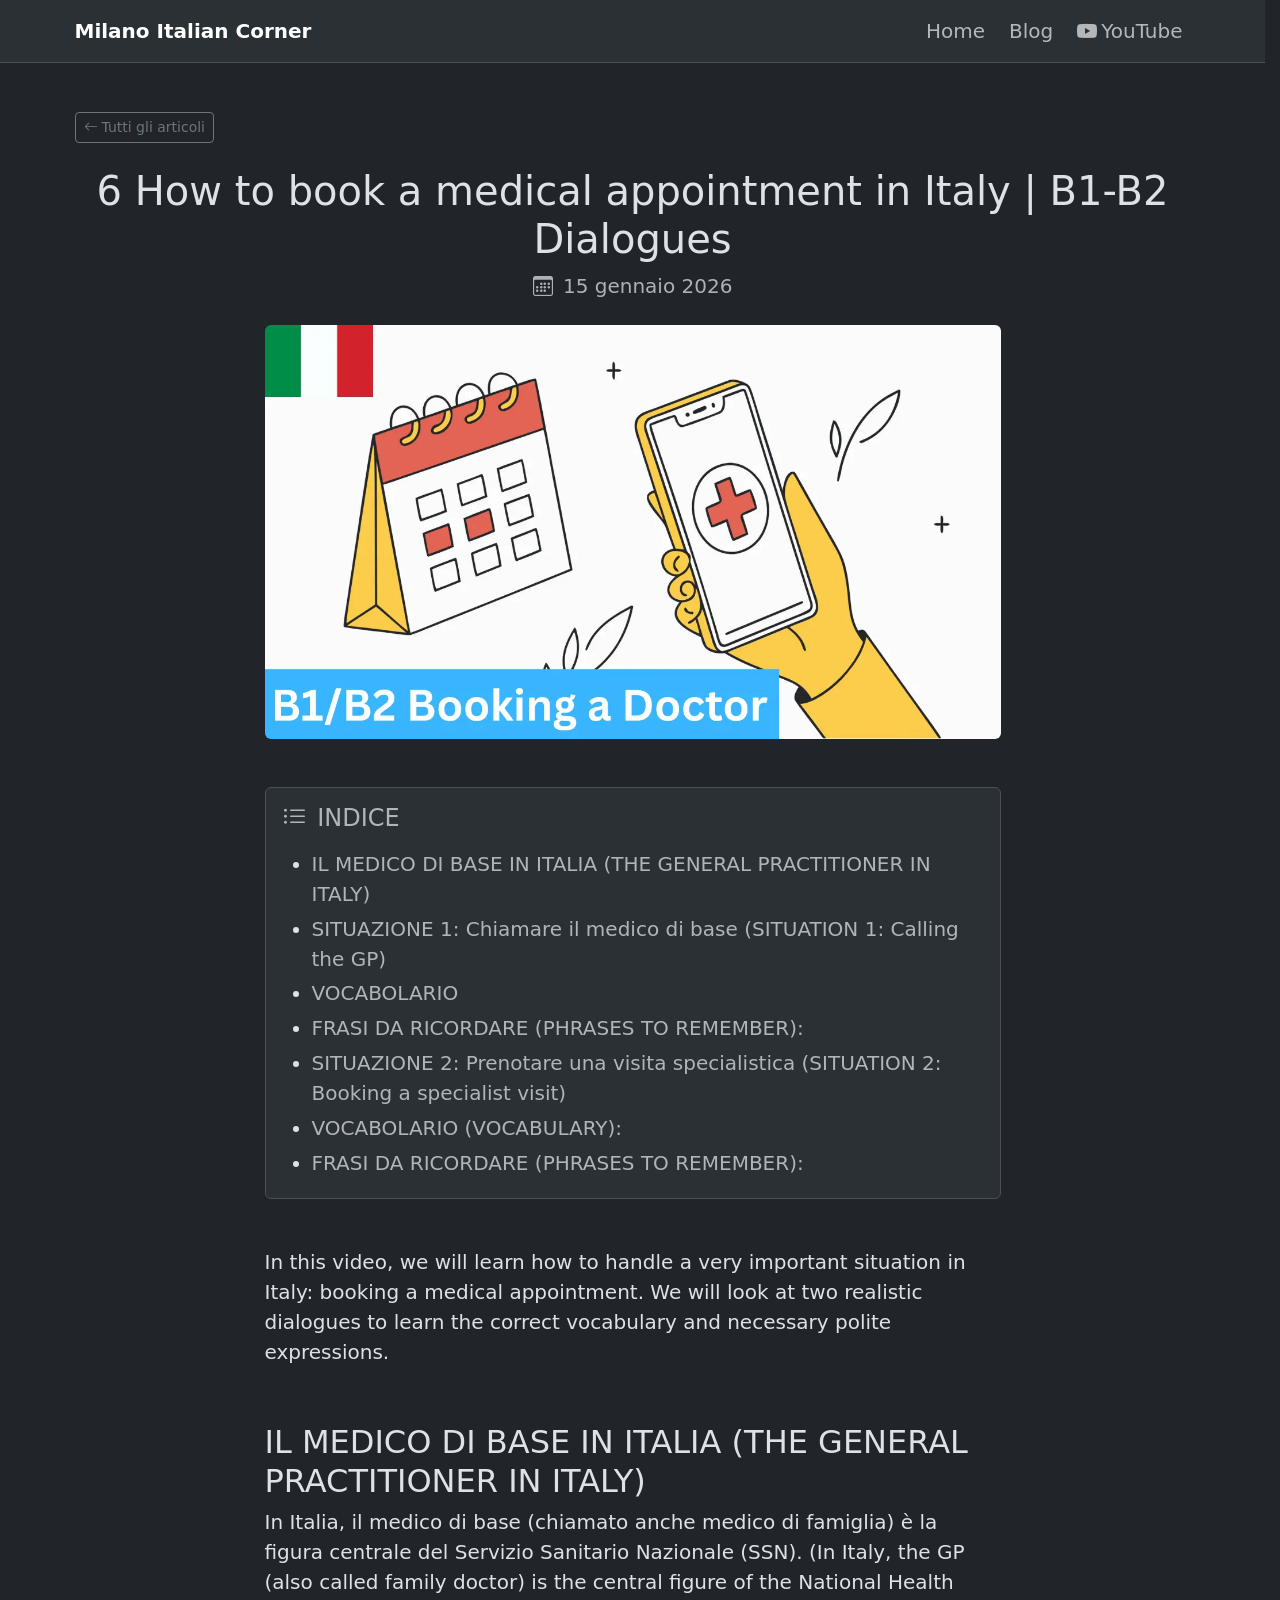
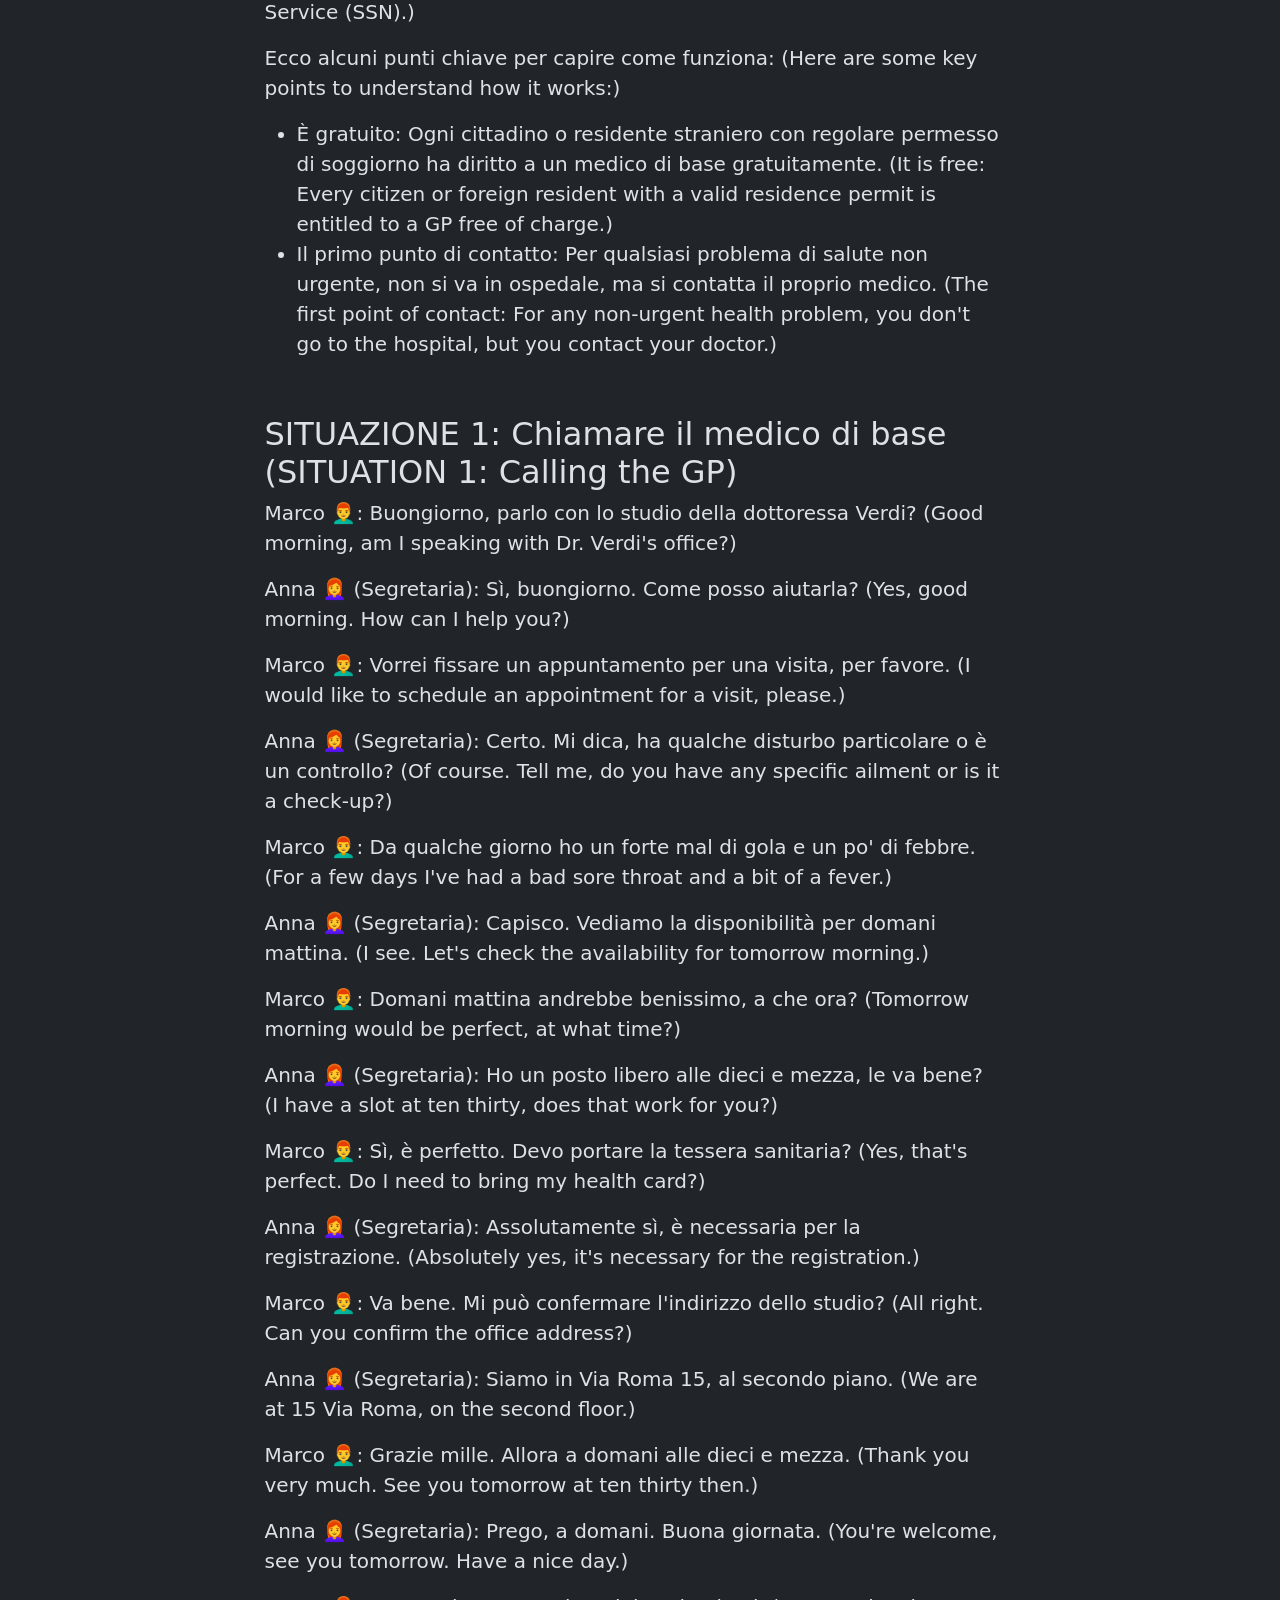
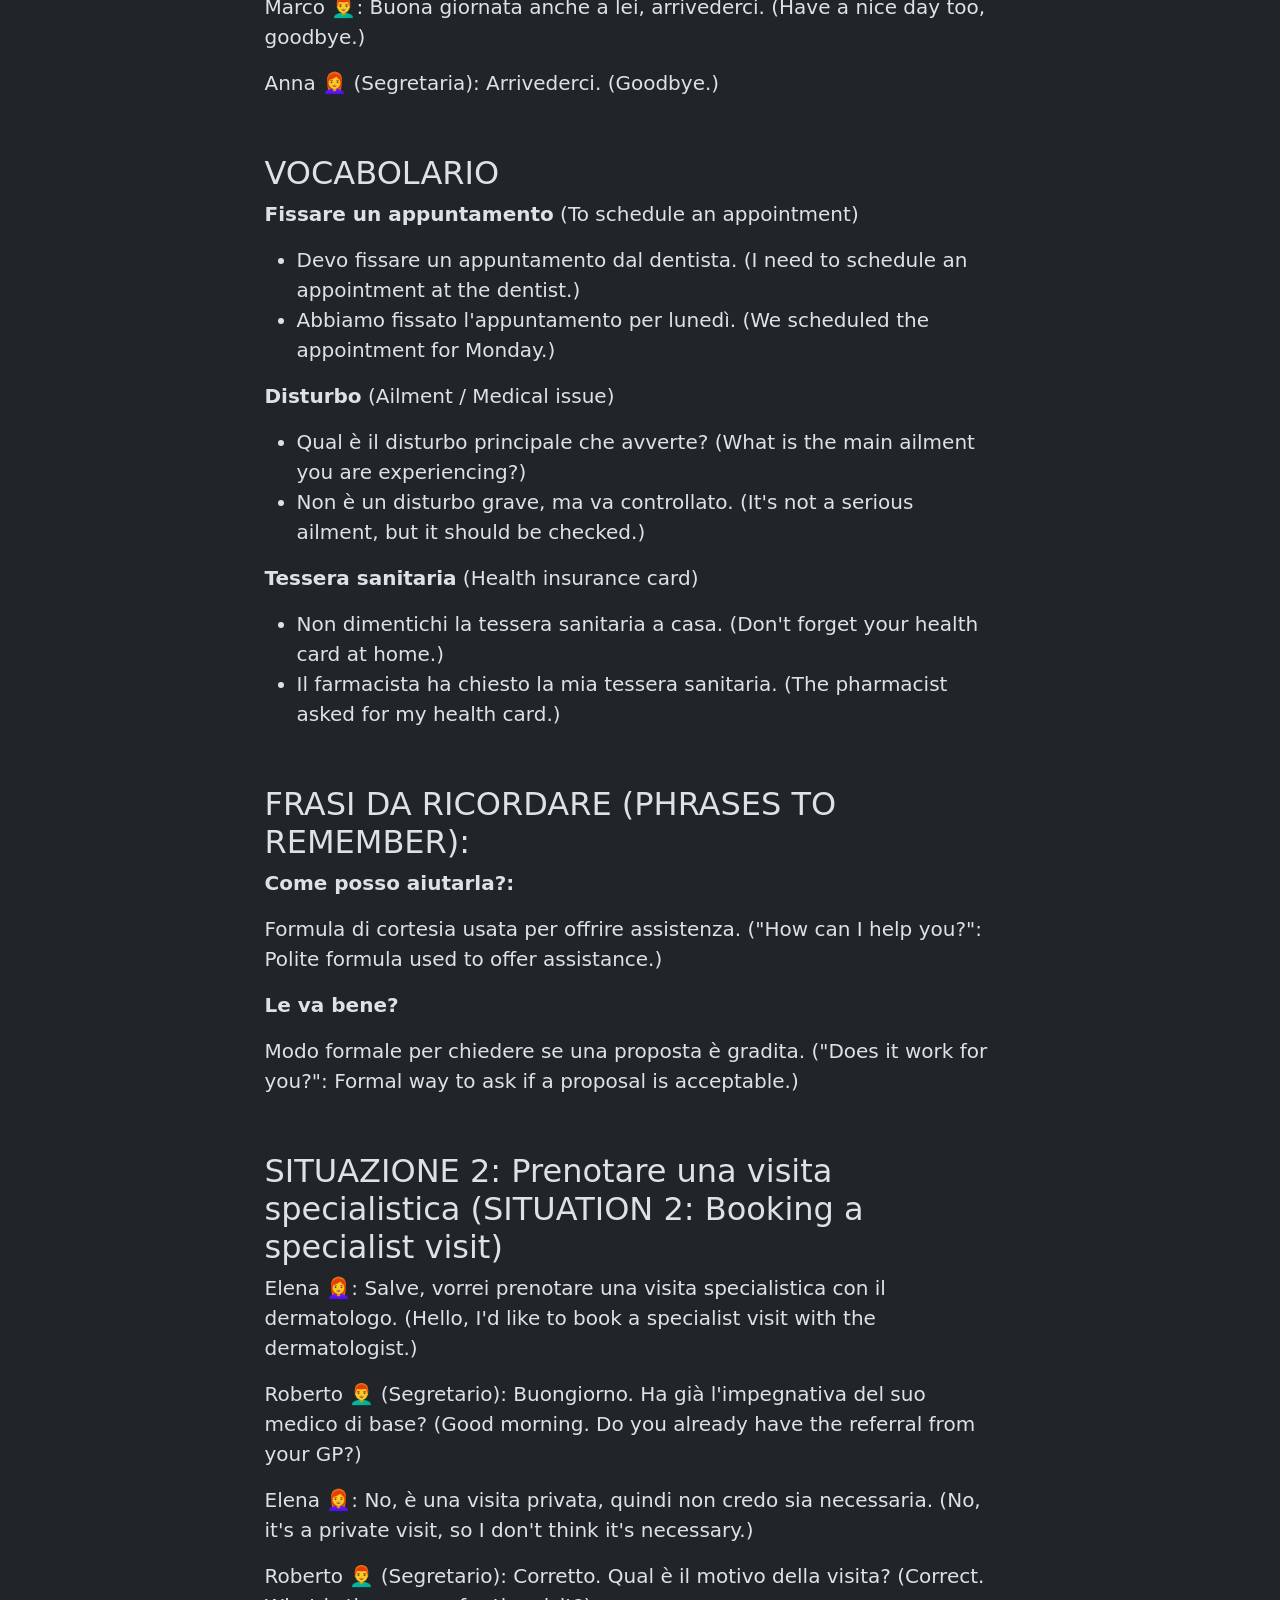
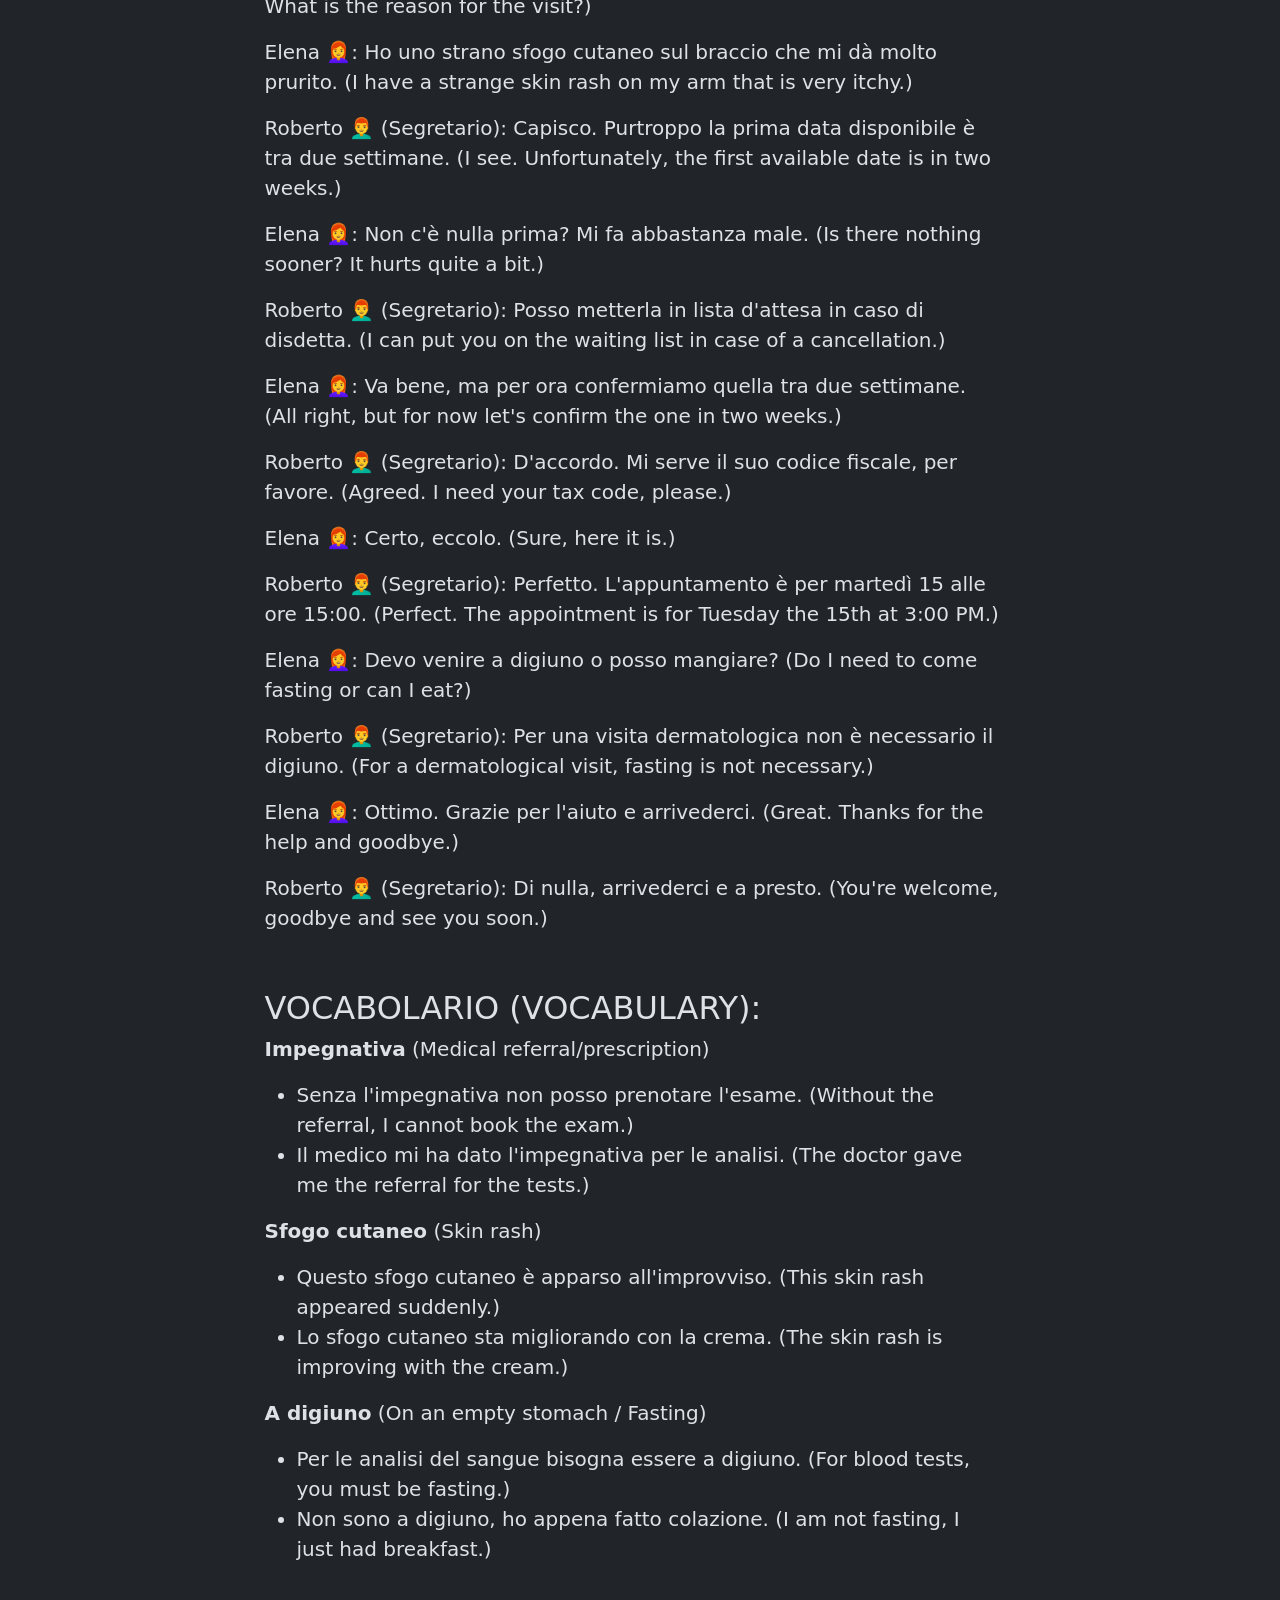
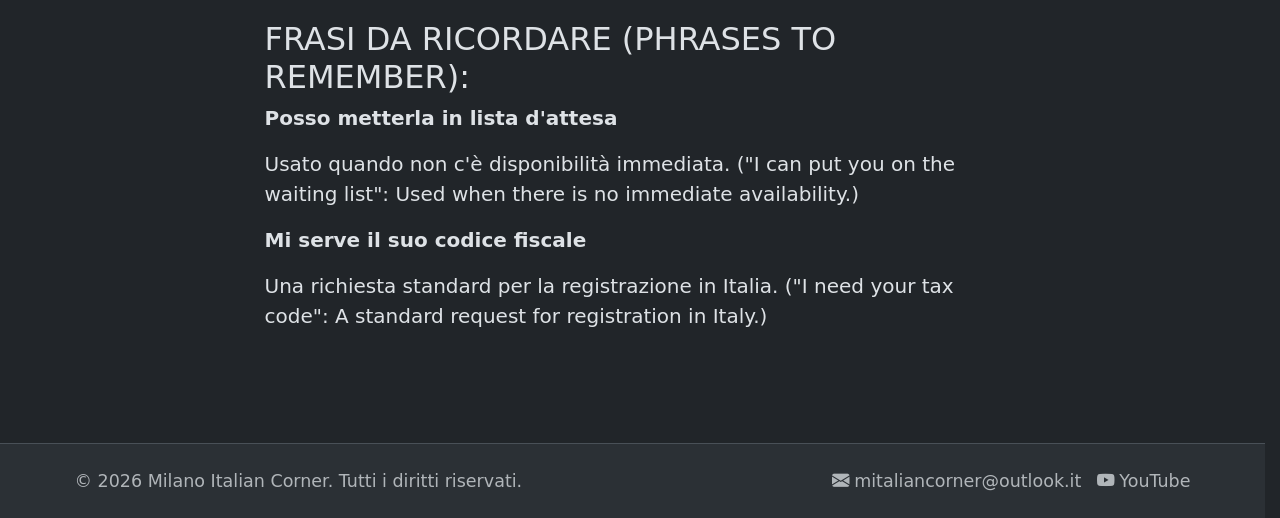
<file: blog/0006-how-to-book-medical-appointment/index.html>
<!DOCTYPE html><html lang="it" data-bs-theme="dark"> <head><!-- 
      preconnect Ottimizza le connessioni esterne 
      I file di Bootstrap vengono caricati da cdn.jsdelivr.net. Il browser perde tempo a "cercare" dove si trova questo server (DNS lookup) e a stabilire una connessione sicura.
      Soluzione: Aggiungi queste due righe in cima al tuo <head>, prima di ogni altra cosa: 
    --><link rel="preconnect" href="https://cdn.jsdelivr.net"><link rel="dns-prefetch" href="https://cdn.jsdelivr.net"><meta charset="UTF-8"><meta name="viewport" content="width=device-width, initial-scale=1.0"><meta name="generator" content="Astro v6.1.3"><title>6 How to book a medical appointment in Italy | B1-B2 Dialogues | Milano Italian Corner</title><meta name="description" content="How to book a medical appointment in Italy | B1-B2 Dialogues"><link rel="canonical" href="https://mic.pphost.com.de/blog/0006-how-to-book-medical-appointment/"><meta property="og:title" content="6 How to book a medical appointment in Italy | B1-B2 Dialogues | Milano Italian Corner"><meta property="og:description" content="How to book a medical appointment in Italy | B1-B2 Dialogues"><meta property="og:url" content="https://mic.pphost.com.de/blog/0006-how-to-book-medical-appointment/"><meta property="og:type" content="article"><meta property="og:site_name" content="Milano Italian Corner"><meta property="og:image" content="https://mic.pphost.com.de/images/cover/0006.webp"><meta property="article:published_time" content="2026-01-15"><meta name="twitter:card" content="summary_large_image"><meta name="twitter:title" content="6 How to book a medical appointment in Italy | B1-B2 Dialogues | Milano Italian Corner"><meta name="twitter:description" content="How to book a medical appointment in Italy | B1-B2 Dialogues"><meta name="twitter:image" content="https://mic.pphost.com.de/images/cover/0006.webp"><link rel="sitemap" href="/sitemap-index.xml"><link rel="icon" href="data:,"><!-- blank favicon --><link href="https://cdn.jsdelivr.net/npm/bootstrap@5.3.8/dist/css/bootstrap.min.css" rel="stylesheet" integrity="sha384-sRIl4kxILFvY47J16cr9ZwB07vP4J8+LH7qKQnuqkuIAvNWLzeN8tE5YBujZqJLB" crossorigin="anonymous"><link rel="stylesheet" href="https://cdn.jsdelivr.net/npm/bootstrap-icons@1.13.1/font/bootstrap-icons.min.css"><link rel="stylesheet" href="/styles/global.css"><script type="application/ld+json">{"@context":"https://schema.org","@type":"Article","name":"Milano Italian Corner","url":"https://mic.pphost.com.de","description":"Impara l'italiano parlato. Articoli, consigli e risorse per chi vuole migliorare la conversazione in italiano.","datePublished":"2026-01-15","author":{"@type":"Person","name":"Pablo"}}</script></head> <body> <nav class="navbar navbar-expand-lg sticky-top bg-body-tertiary border-bottom"> <div class="container"> <a class="navbar-brand fw-bold" href="/">Milano Italian Corner</a> <button class="navbar-toggler" type="button" data-bs-toggle="collapse" data-bs-target="#navbarNav" aria-controls="navbarNav" aria-expanded="false" aria-label="Toggle navigation"> <span class="navbar-toggler-icon"></span> </button> <div class="collapse navbar-collapse" id="navbarNav"> <ul class="navbar-nav ms-auto gap-2"> <li class="nav-item"> <a class="nav-link" href="/">Home</a> </li> <li class="nav-item"> <a class="nav-link" href="/blog">Blog</a> </li> <li class="nav-item"> <a class="nav-link" href="https://www.youtube.com/@mitaliancorner" target="_blank" rel="noopener noreferrer"> <i class="bi bi-youtube me-1"></i>YouTube
</a> </li> </ul> </div> </div> </nav> <main>  <article class="container py-5"> <div class="mb-4"> <a href="/blog" class="btn btn-outline-secondary btn-sm"> <i class="bi bi-arrow-left me-1"></i>Tutti gli articoli
</a> </div> <h1 class="mb-2 text-center">6 How to book a medical appointment in Italy | B1-B2 Dialogues</h1> <p class="text-body-secondary mb-4 text-center"> <i class="bi bi-calendar3 me-1"></i> <time datetime="2026-01-15">15 gennaio 2026</time> </p> <div class="row justify-content-center"> <div class="col-lg-8"> <img src="/images/cover/0006.webp" alt="How to book a medical appointment in Italy" class="article-cover rounded mb-4"> <nav id="toc-container" class="card bg-body-tertiary border mt-4 mb-5 p-3" aria-label="Indice dei contenuti"> <h2 class="h4 text-uppercase text-body-secondary mb-3"> <i class="bi bi-list-ul me-1"></i> Indice
</h2> <ul class="toc-list" id="toc-list"></ul> </nav> <div id="article-content">  <p>In this video, we will learn how to handle a very important situation in Italy: booking a medical appointment. We will look at two realistic dialogues to learn the correct vocabulary and necessary polite expressions.</p> <h2>IL MEDICO DI BASE IN ITALIA (THE GENERAL PRACTITIONER IN ITALY)</h2> <p>In Italia, il medico di base (chiamato anche medico di famiglia) è la figura centrale del Servizio Sanitario Nazionale (SSN). (In Italy, the GP (also called family doctor) is the central figure of the National Health Service (SSN).)</p> <p>Ecco alcuni punti chiave per capire come funziona: (Here are some key points to understand how it works:)</p> <ul> <li>È gratuito: Ogni cittadino o residente straniero con regolare permesso di soggiorno ha diritto a un medico di base gratuitamente. (It is free: Every citizen or foreign resident with a valid residence permit is entitled to a GP free of charge.)</li> <li>Il primo punto di contatto: Per qualsiasi problema di salute non urgente, non si va in ospedale, ma si contatta il proprio medico. (The first point of contact: For any non-urgent health problem, you don't go to the hospital, but you contact your doctor.)</li> </ul> <h2>SITUAZIONE 1: Chiamare il medico di base (SITUATION 1: Calling the GP)</h2> <p>Marco 👨‍🦰: Buongiorno, parlo con lo studio della dottoressa Verdi? (Good morning, am I speaking with Dr. Verdi's office?)</p> <p>Anna 👩‍🦰 (Segretaria): Sì, buongiorno. Come posso aiutarla? (Yes, good morning. How can I help you?)</p> <p>Marco 👨‍🦰:  Vorrei fissare un appuntamento per una visita, per favore. (I would like to schedule an appointment for a visit, please.)</p> <p>Anna 👩‍🦰 (Segretaria): Certo. Mi dica, ha qualche disturbo particolare o è un controllo? (Of course. Tell me, do you have any specific ailment or is it a check-up?)</p> <p>Marco 👨‍🦰: Da qualche giorno ho un forte mal di gola e un po' di febbre. (For a few days I've had a bad sore throat and a bit of a fever.)</p> <p>Anna 👩‍🦰 (Segretaria): Capisco. Vediamo la disponibilità per domani mattina. (I see. Let's check the availability for tomorrow morning.)</p> <p>Marco 👨‍🦰:  Domani mattina andrebbe benissimo, a che ora? (Tomorrow morning would be perfect, at what time?)</p> <p>Anna 👩‍🦰 (Segretaria): Ho un posto libero alle dieci e mezza, le va bene? (I have a slot at ten thirty, does that work for you?)</p> <p>Marco 👨‍🦰: Sì, è perfetto. Devo portare la tessera sanitaria? (Yes, that's perfect. Do I need to bring my health card?)</p> <p>Anna 👩‍🦰 (Segretaria): Assolutamente sì, è necessaria per la registrazione. (Absolutely yes, it's necessary for the registration.)</p> <p>Marco 👨‍🦰: Va bene. Mi può confermare l'indirizzo dello studio? (All right. Can you confirm the office address?)</p> <p>Anna 👩‍🦰 (Segretaria): Siamo in Via Roma 15, al secondo piano. (We are at 15 Via Roma, on the second floor.)</p> <p>Marco 👨‍🦰: Grazie mille. Allora a domani alle dieci e mezza. (Thank you very much. See you tomorrow at ten thirty then.)</p> <p>Anna 👩‍🦰 (Segretaria): Prego, a domani. Buona giornata. (You're welcome, see you tomorrow. Have a nice day.)</p> <p>Marco 👨‍🦰: Buona giornata anche a lei, arrivederci. (Have a nice day too, goodbye.)</p> <p>Anna 👩‍🦰 (Segretaria): Arrivederci. (Goodbye.)</p> <h2>VOCABOLARIO</h2> <p><strong>Fissare un appuntamento</strong> (To schedule an appointment)</p> <ul> <li>Devo fissare un appuntamento dal dentista. (I need to schedule an appointment at the dentist.)</li> <li>Abbiamo fissato l'appuntamento per lunedì. (We scheduled the appointment for Monday.)</li> </ul> <p><strong>Disturbo</strong> (Ailment / Medical issue)</p> <ul> <li>Qual è il disturbo principale che avverte? (What is the main ailment you are experiencing?)</li> <li>Non è un disturbo grave, ma va controllato. (It's not a serious ailment, but it should be checked.)</li> </ul> <p><strong>Tessera sanitaria</strong> (Health insurance card)</p> <ul> <li>Non dimentichi la tessera sanitaria a casa. (Don't forget your health card at home.)</li> <li>Il farmacista ha chiesto la mia tessera sanitaria. (The pharmacist asked for my health card.)</li> </ul> <h2>FRASI DA RICORDARE (PHRASES TO REMEMBER):</h2> <p><strong>Come posso aiutarla?: </strong></p> <p>Formula di cortesia usata per offrire assistenza. ("How can I help you?": Polite formula used to offer assistance.)</p> <p><strong>Le va bene?</strong></p> <p>Modo formale per chiedere se una proposta è gradita. ("Does it work for you?": Formal way to ask if a proposal is acceptable.)</p> <h2>SITUAZIONE 2: Prenotare una visita specialistica (SITUATION 2: Booking a specialist visit)</h2> <p>Elena 👩‍🦰: Salve, vorrei prenotare una visita specialistica con il dermatologo. (Hello, I'd like to book a specialist visit with the dermatologist.)</p> <p>Roberto 👨‍🦰 (Segretario): Buongiorno. Ha già l'impegnativa del suo medico di base? (Good morning. Do you already have the referral from your GP?)</p> <p>Elena 👩‍🦰: No, è una visita privata, quindi non credo sia necessaria. (No, it's a private visit, so I don't think it's necessary.)</p> <p>Roberto 👨‍🦰 (Segretario): Corretto. Qual è il motivo della visita? (Correct. What is the reason for the visit?)</p> <p>Elena 👩‍🦰: Ho uno strano sfogo cutaneo sul braccio che mi dà molto prurito. (I have a strange skin rash on my arm that is very itchy.)</p> <p>Roberto 👨‍🦰 (Segretario): Capisco. Purtroppo la prima data disponibile è tra due settimane. (I see. Unfortunately, the first available date is in two weeks.)</p> <p>Elena 👩‍🦰: Non c'è nulla prima? Mi fa abbastanza male. (Is there nothing sooner? It hurts quite a bit.)</p> <p>Roberto 👨‍🦰 (Segretario): Posso metterla in lista d'attesa in caso di disdetta. (I can put you on the waiting list in case of a cancellation.)</p> <p>Elena 👩‍🦰: Va bene, ma per ora confermiamo quella tra due settimane. (All right, but for now let's confirm the one in two weeks.)</p> <p>Roberto 👨‍🦰 (Segretario): D'accordo. Mi serve il suo codice fiscale, per favore. (Agreed. I need your tax code, please.)</p> <p>Elena 👩‍🦰: Certo, eccolo. (Sure, here it is.)</p> <p>Roberto 👨‍🦰 (Segretario): Perfetto. L'appuntamento è per martedì 15 alle ore 15:00. (Perfect. The appointment is for Tuesday the 15th at 3:00 PM.)</p> <p>Elena 👩‍🦰: Devo venire a digiuno o posso mangiare? (Do I need to come fasting or can I eat?)</p> <p>Roberto 👨‍🦰 (Segretario): Per una visita dermatologica non è necessario il digiuno. (For a dermatological visit, fasting is not necessary.)</p> <p>Elena 👩‍🦰: Ottimo. Grazie per l'aiuto e arrivederci. (Great. Thanks for the help and goodbye.)</p> <p>Roberto 👨‍🦰 (Segretario): Di nulla, arrivederci e a presto. (You're welcome, goodbye and see you soon.)</p> <h2>VOCABOLARIO (VOCABULARY):</h2> <p><strong>Impegnativa</strong> (Medical referral/prescription)</p> <ul> <li>Senza l'impegnativa non posso prenotare l'esame. (Without the referral, I cannot book the exam.)</li> <li>Il medico mi ha dato l'impegnativa per le analisi. (The doctor gave me the referral for the tests.)</li> </ul> <p><strong>Sfogo cutaneo</strong> (Skin rash)</p> <ul> <li>Questo sfogo cutaneo è apparso all'improvviso. (This skin rash appeared suddenly.)</li> <li>Lo sfogo cutaneo sta migliorando con la crema. (The skin rash is improving with the cream.)</li> </ul> <p><strong>A digiuno</strong> (On an empty stomach / Fasting)</p> <ul> <li>Per le analisi del sangue bisogna essere a digiuno. (For blood tests, you must be fasting.)</li> <li>Non sono a digiuno, ho appena fatto colazione. (I am not fasting, I just had breakfast.)</li> </ul> <h2>FRASI DA RICORDARE (PHRASES TO REMEMBER):</h2> <p><strong>Posso metterla in lista d'attesa</strong></p> <p>Usato quando non c'è disponibilità immediata. ("I can put you on the waiting list": Used when there is no immediate availability.)</p> <p><strong>Mi serve il suo codice fiscale</strong></p> <p>Una richiesta standard per la registrazione in Italia. ("I need your tax code": A standard request for registration in Italy.)</p>  </div> </div> </div> </article> <script type="module">const a=document.getElementById("article-content"),d=document.getElementById("toc-list"),r=document.getElementById("toc-container");if(a&&d&&r){const o=a.querySelectorAll("h2");o.length===0?r.style.display="none":o.forEach((e,n)=>{e.id||(e.id=`section-${n+1}`);const c=document.createElement("li"),t=document.createElement("a");t.href=`#${e.id}`,t.textContent=e.textContent??"",t.className="text-body-secondary",t.addEventListener("click",l=>{l.preventDefault();const i=document.getElementById(e.id);if(i){const s=i.getBoundingClientRect().top+window.scrollY-80;window.scrollTo({top:s,behavior:"smooth"})}}),c.appendChild(t),d.appendChild(c)})}document.addEventListener("DOMContentLoaded",()=>{document.querySelectorAll("pre").forEach(o=>{const e=document.createElement("button");e.innerHTML='<i class="bi bi-clipboard"></i>',e.className="copy-button",e.setAttribute("aria-label","Copia codice"),e.addEventListener("click",async()=>{const c=o.querySelector("code")?.innerText??o.innerText;try{if(navigator.clipboard&&window.isSecureContext)await navigator.clipboard.writeText(c);else{const t=document.createElement("textarea");t.value=c,t.style.cssText="position:fixed;opacity:0;pointer-events:none",document.body.appendChild(t),t.select(),document.execCommand("copy"),document.body.removeChild(t)}e.classList.add("copied"),e.setAttribute("aria-label","Copiato!"),setTimeout(()=>{e.classList.remove("copied"),e.setAttribute("aria-label","Copia codice")},2e3)}catch(t){console.error("Errore durante la copia:",t)}});const n=document.createElement("div");n.className="pre-wrapper",o.parentNode&&(o.parentNode.insertBefore(n,o),n.appendChild(o),n.appendChild(e))})});</script>  </main> <footer class="bg-body-tertiary border-top py-4 mt-5"> <div class="container d-flex flex-column flex-md-row justify-content-between align-items-center gap-2 text-body-secondary small"> <span>&copy; 2026 Milano Italian Corner. Tutti i diritti riservati.</span> <div class="d-flex gap-3"> <a href="mailto:mitaliancorner@outlook.it" class="text-body-secondary text-decoration-none"> <i class="bi bi-envelope-fill me-1"></i>mitaliancorner@outlook.it </a> <a href="https://www.youtube.com/@mitaliancorner" target="_blank" rel="noopener noreferrer" class="text-body-secondary text-decoration-none"> <i class="bi bi-youtube me-1"></i>YouTube
</a> </div> </div> </footer> <script src="https://cdn.jsdelivr.net/npm/bootstrap@5.3.8/dist/js/bootstrap.bundle.min.js" integrity="sha384-FKyoEForCGlyvwx9Hj09JcYn3nv7wiPVlz7YYwJrWVcXK/BmnVDxM+D2scQbITxI" crossorigin="anonymous"></script> </body> </html>
</file>
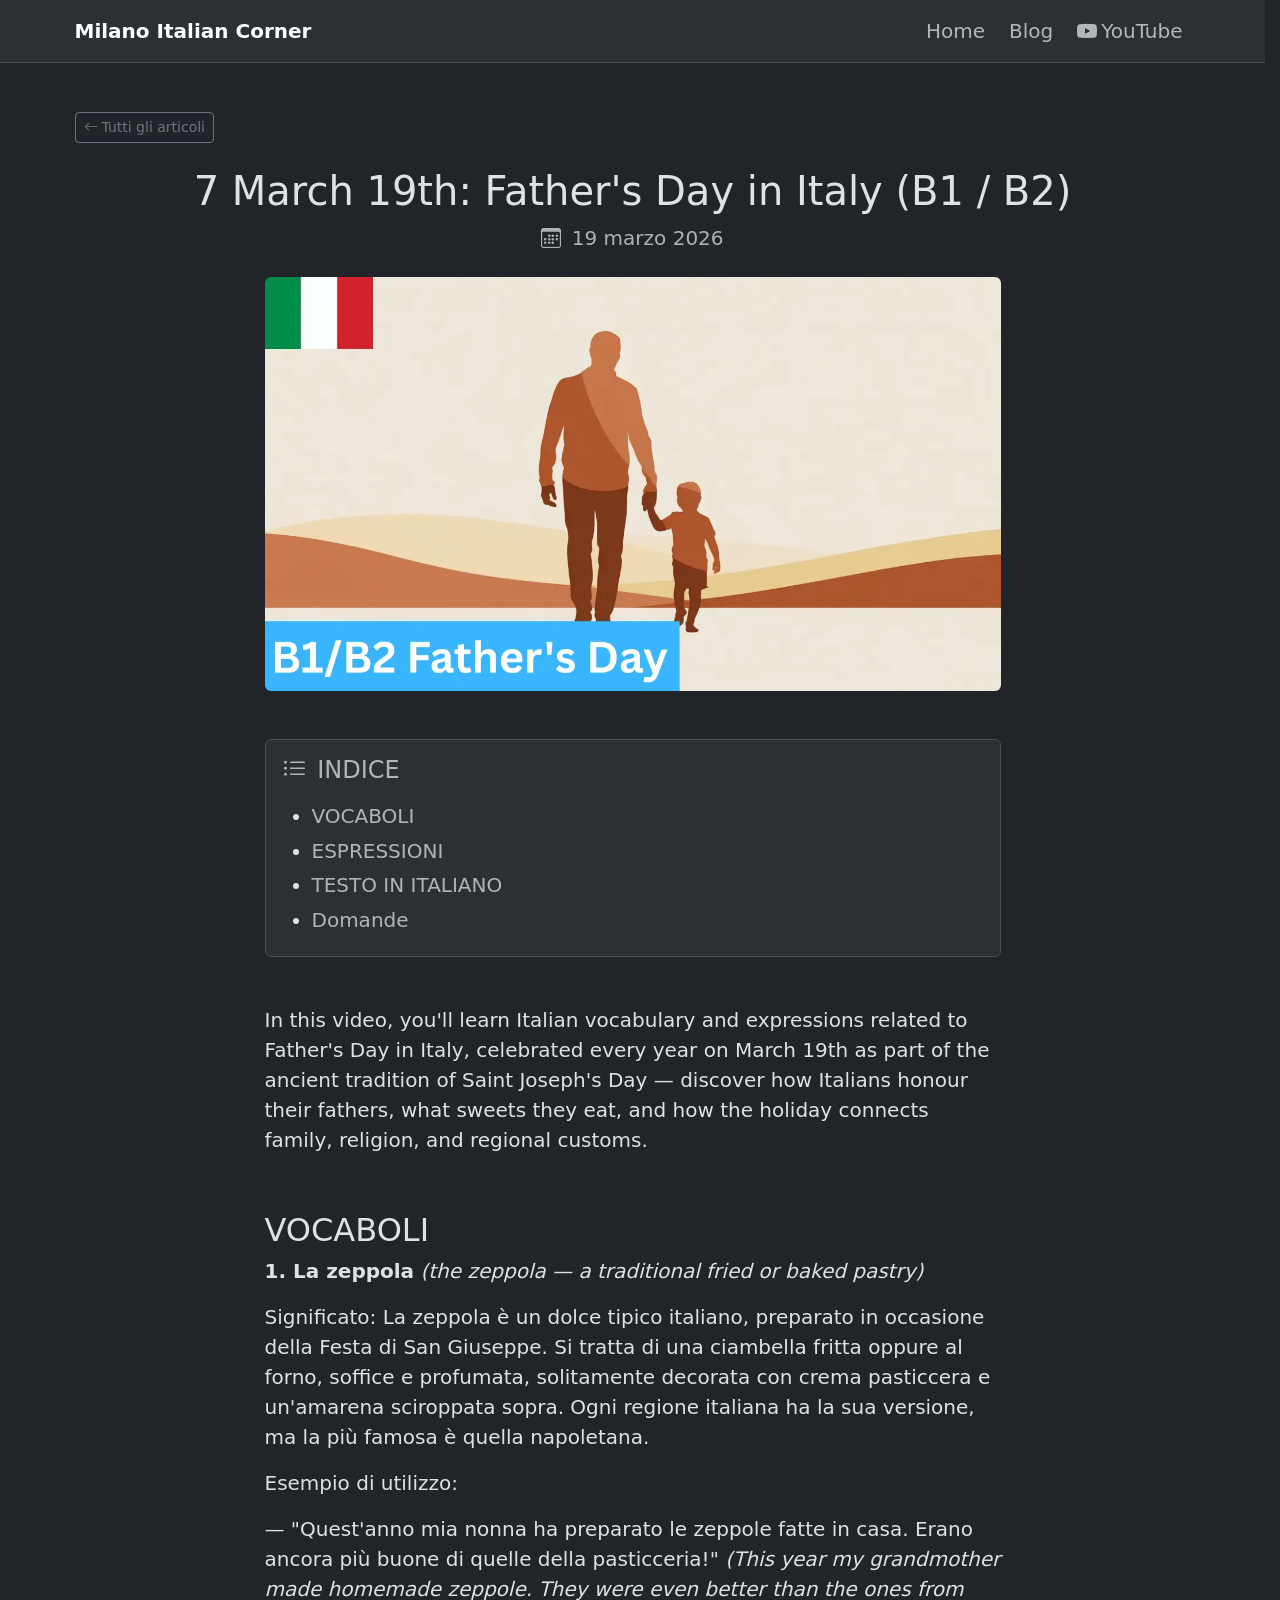
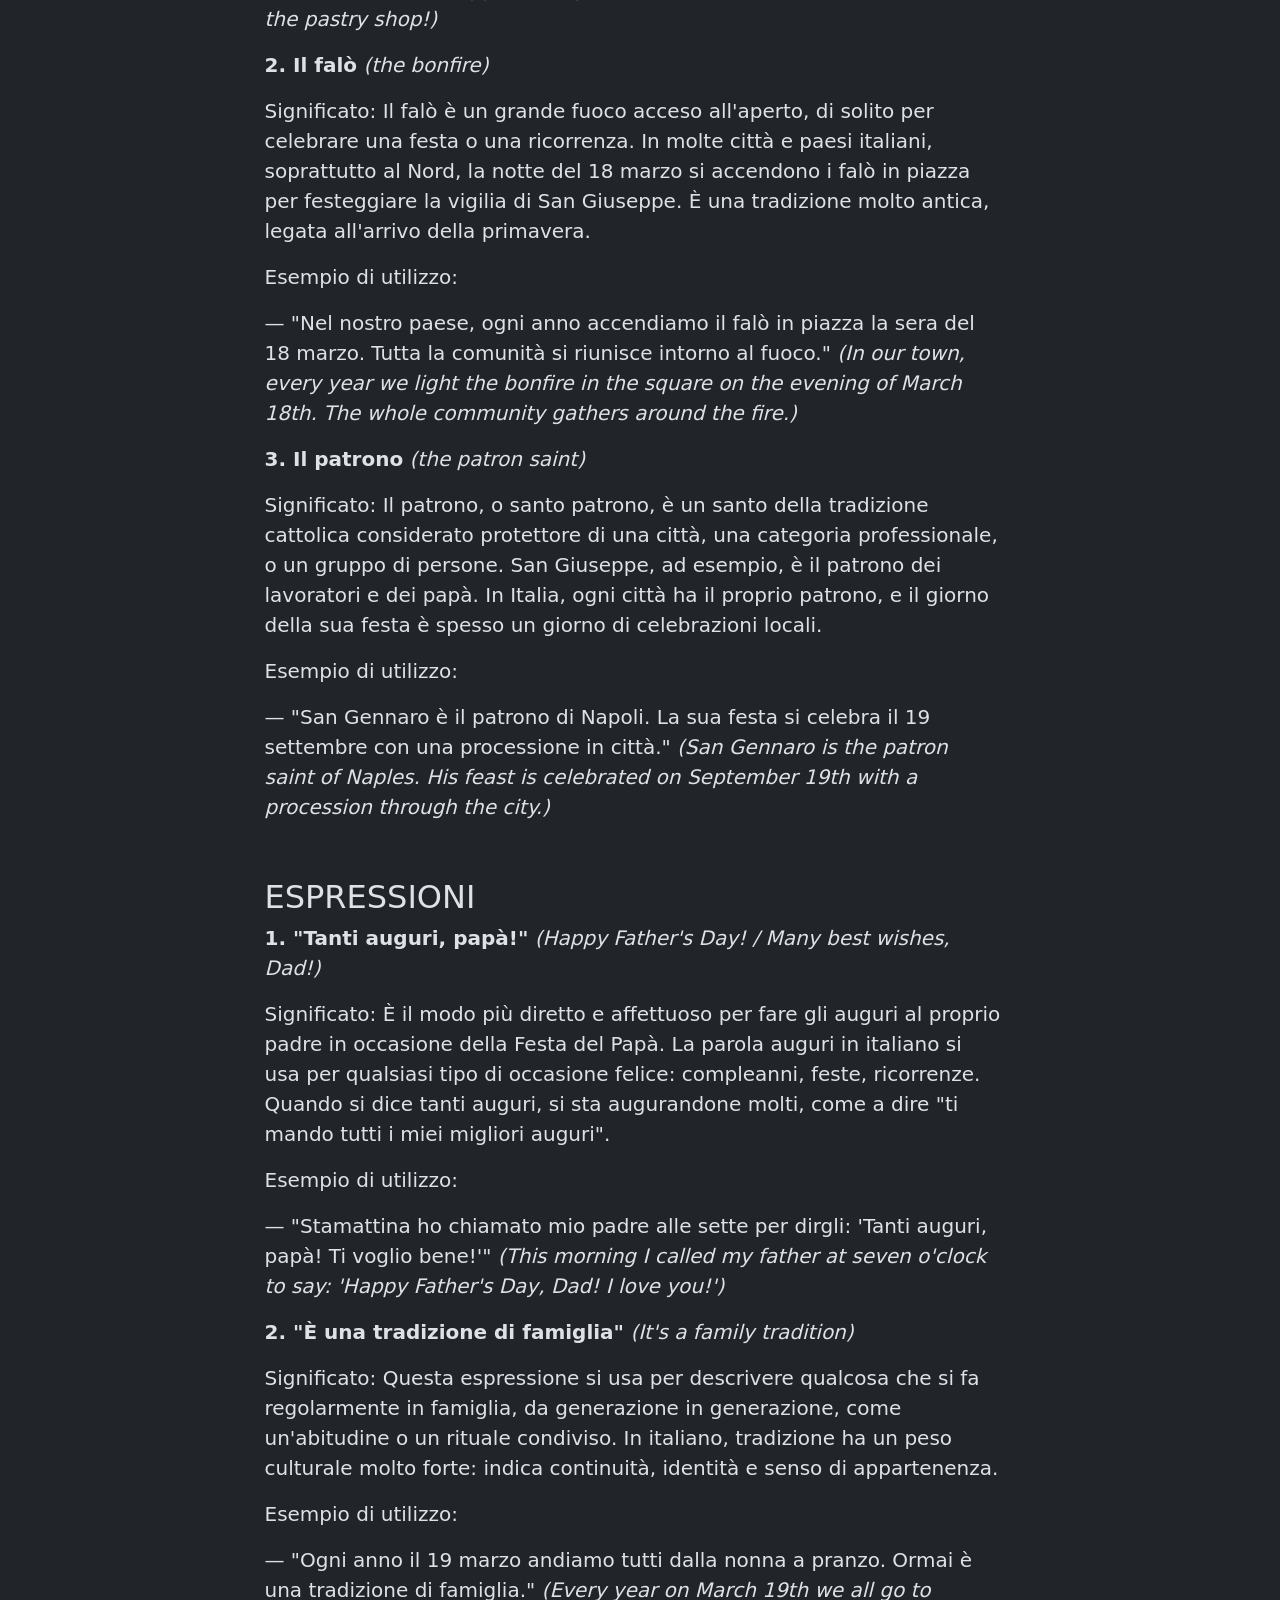
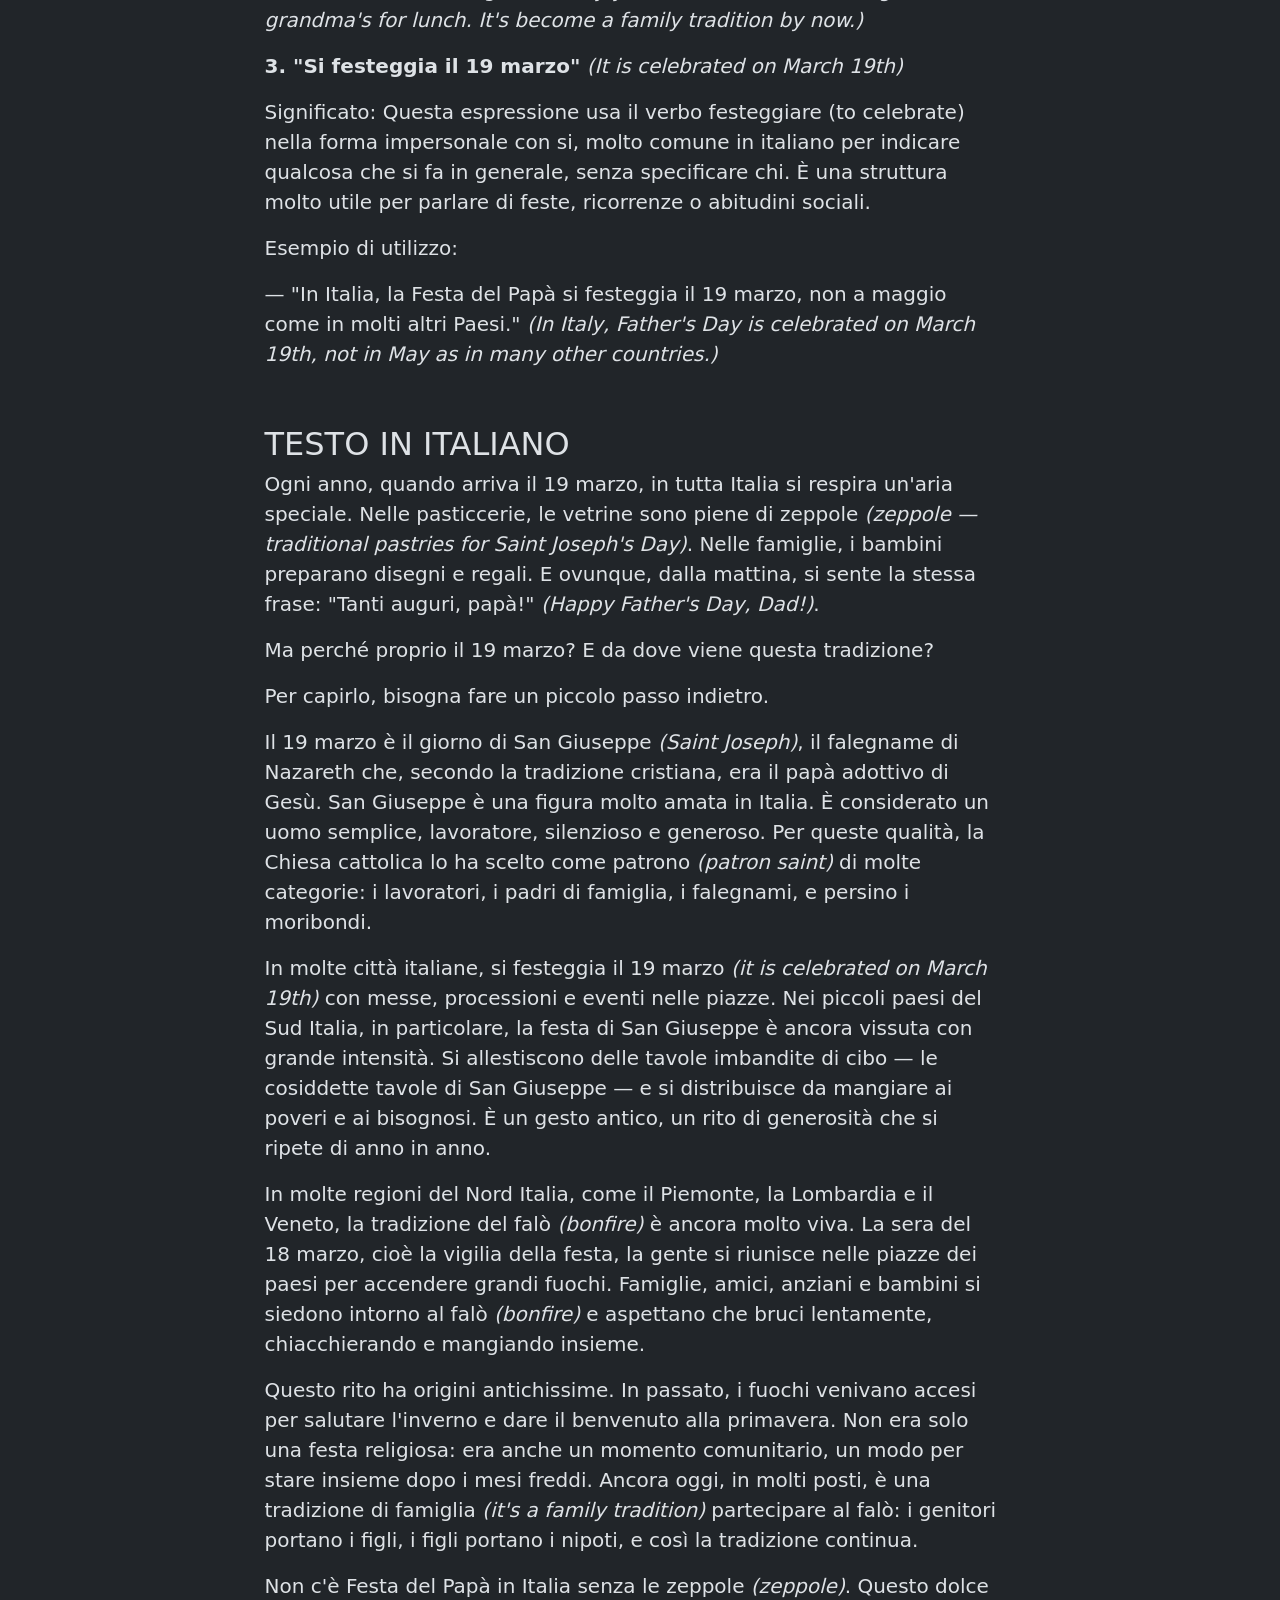
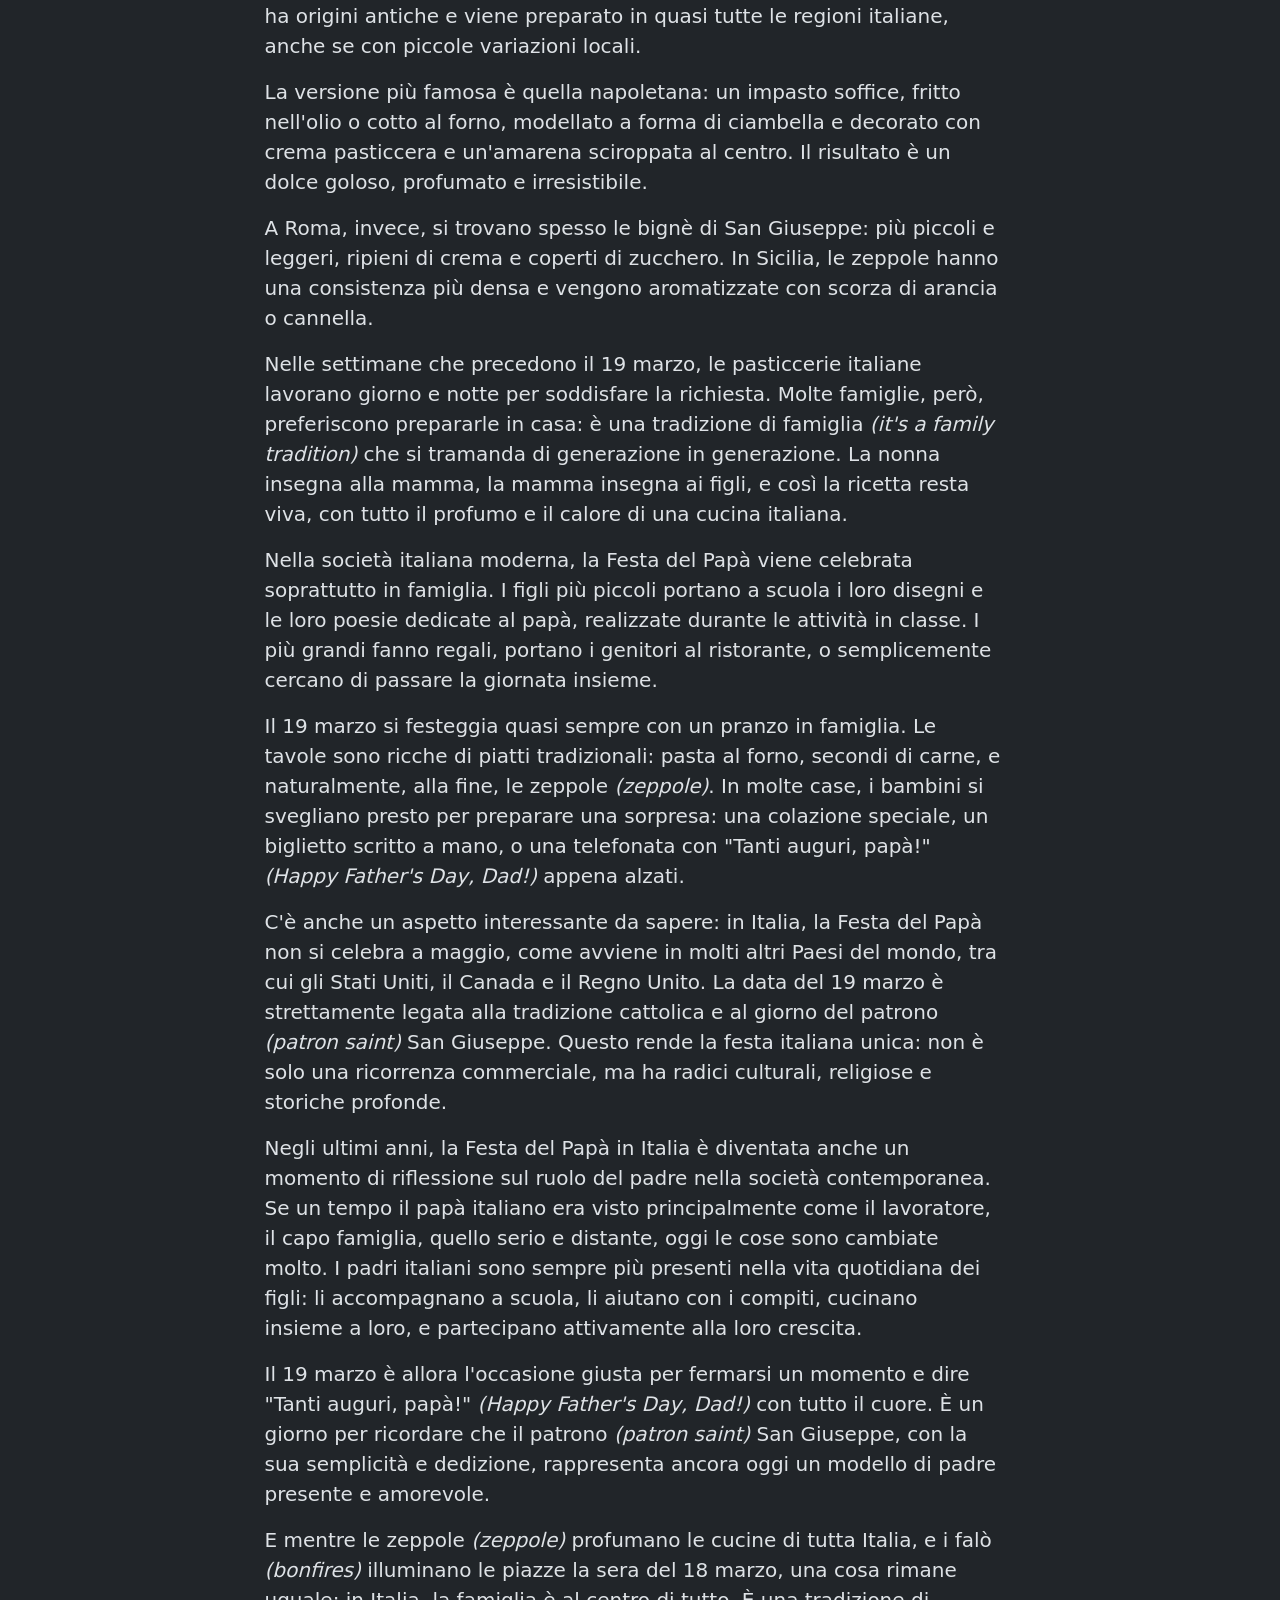
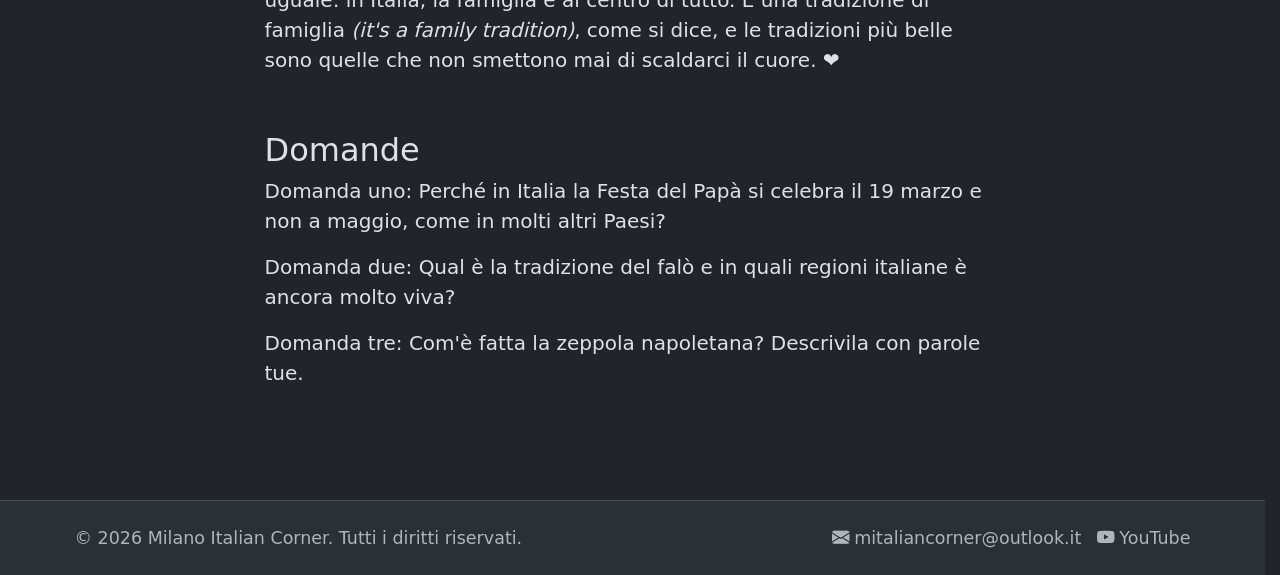
<file: blog/0007-march-19-fathers-day copy/index.html>
<!DOCTYPE html><html lang="it" data-bs-theme="dark"> <head><!-- 
      preconnect Ottimizza le connessioni esterne 
      I file di Bootstrap vengono caricati da cdn.jsdelivr.net. Il browser perde tempo a "cercare" dove si trova questo server (DNS lookup) e a stabilire una connessione sicura.
      Soluzione: Aggiungi queste due righe in cima al tuo <head>, prima di ogni altra cosa: 
    --><link rel="preconnect" href="https://cdn.jsdelivr.net"><link rel="dns-prefetch" href="https://cdn.jsdelivr.net"><meta charset="UTF-8"><meta name="viewport" content="width=device-width, initial-scale=1.0"><meta name="generator" content="Astro v6.1.3"><title>7 March 19th: Father&#39;s Day in Italy (B1 / B2) | Milano Italian Corner</title><meta name="description" content="March 19th: Father's Day in Italy (B1 / B2)"><link rel="canonical" href="https://mic.pphost.com.de/blog/0007-march-19-fathers-day%20copy/"><meta property="og:title" content="7 March 19th: Father's Day in Italy (B1 / B2) | Milano Italian Corner"><meta property="og:description" content="March 19th: Father's Day in Italy (B1 / B2)"><meta property="og:url" content="https://mic.pphost.com.de/blog/0007-march-19-fathers-day%20copy/"><meta property="og:type" content="article"><meta property="og:site_name" content="Milano Italian Corner"><meta property="og:image" content="https://mic.pphost.com.de/images/cover/0007.webp"><meta property="article:published_time" content="2026-03-19"><meta name="twitter:card" content="summary_large_image"><meta name="twitter:title" content="7 March 19th: Father's Day in Italy (B1 / B2) | Milano Italian Corner"><meta name="twitter:description" content="March 19th: Father's Day in Italy (B1 / B2)"><meta name="twitter:image" content="https://mic.pphost.com.de/images/cover/0007.webp"><link rel="sitemap" href="/sitemap-index.xml"><link rel="icon" href="data:,"><!-- blank favicon --><link href="https://cdn.jsdelivr.net/npm/bootstrap@5.3.8/dist/css/bootstrap.min.css" rel="stylesheet" integrity="sha384-sRIl4kxILFvY47J16cr9ZwB07vP4J8+LH7qKQnuqkuIAvNWLzeN8tE5YBujZqJLB" crossorigin="anonymous"><link rel="stylesheet" href="https://cdn.jsdelivr.net/npm/bootstrap-icons@1.13.1/font/bootstrap-icons.min.css"><link rel="stylesheet" href="/styles/global.css"><script type="application/ld+json">{"@context":"https://schema.org","@type":"Article","name":"Milano Italian Corner","url":"https://mic.pphost.com.de","description":"Impara l'italiano parlato. Articoli, consigli e risorse per chi vuole migliorare la conversazione in italiano.","datePublished":"2026-03-19","author":{"@type":"Person","name":"Pablo"}}</script></head> <body> <nav class="navbar navbar-expand-lg sticky-top bg-body-tertiary border-bottom"> <div class="container"> <a class="navbar-brand fw-bold" href="/">Milano Italian Corner</a> <button class="navbar-toggler" type="button" data-bs-toggle="collapse" data-bs-target="#navbarNav" aria-controls="navbarNav" aria-expanded="false" aria-label="Toggle navigation"> <span class="navbar-toggler-icon"></span> </button> <div class="collapse navbar-collapse" id="navbarNav"> <ul class="navbar-nav ms-auto gap-2"> <li class="nav-item"> <a class="nav-link" href="/">Home</a> </li> <li class="nav-item"> <a class="nav-link" href="/blog">Blog</a> </li> <li class="nav-item"> <a class="nav-link" href="https://www.youtube.com/@mitaliancorner" target="_blank" rel="noopener noreferrer"> <i class="bi bi-youtube me-1"></i>YouTube
</a> </li> </ul> </div> </div> </nav> <main>  <article class="container py-5"> <div class="mb-4"> <a href="/blog" class="btn btn-outline-secondary btn-sm"> <i class="bi bi-arrow-left me-1"></i>Tutti gli articoli
</a> </div> <h1 class="mb-2 text-center">7 March 19th: Father&#39;s Day in Italy (B1 / B2)</h1> <p class="text-body-secondary mb-4 text-center"> <i class="bi bi-calendar3 me-1"></i> <time datetime="2026-03-19">19 marzo 2026</time> </p> <div class="row justify-content-center"> <div class="col-lg-8"> <img src="/images/cover/0007.webp" alt="Father's Day in Italy (B1 / B2)" class="article-cover rounded mb-4"> <nav id="toc-container" class="card bg-body-tertiary border mt-4 mb-5 p-3" aria-label="Indice dei contenuti"> <h2 class="h4 text-uppercase text-body-secondary mb-3"> <i class="bi bi-list-ul me-1"></i> Indice
</h2> <ul class="toc-list" id="toc-list"></ul> </nav> <div id="article-content">  <p>In this video, you'll learn Italian vocabulary and expressions related to Father's Day in Italy, celebrated every year on March 19th as part of the ancient tradition of Saint Joseph's Day — discover how Italians honour their fathers, what sweets they eat, and how the holiday connects family, religion, and regional customs.</p> <h2>VOCABOLI</h2> <p><strong>1. La zeppola</strong> <i>(the zeppola — a traditional fried or baked pastry)</i></p> <p>Significato: La zeppola è un dolce tipico italiano, preparato in occasione della Festa di San Giuseppe. Si tratta di una ciambella fritta oppure al forno, soffice e profumata, solitamente decorata con crema pasticcera e un'amarena sciroppata sopra. Ogni regione italiana ha la sua versione, ma la più famosa è quella napoletana.</p> <p>Esempio di utilizzo:</p> <p>— "Quest'anno mia nonna ha preparato le zeppole fatte in casa. Erano ancora più buone di quelle della pasticceria!" <i>(This year my grandmother made homemade zeppole. They were even better than the ones from the pastry shop!)</i></p> <p><strong>2. Il falò</strong> <i>(the bonfire)</i></p> <p>Significato: Il falò è un grande fuoco acceso all'aperto, di solito per celebrare una festa o una ricorrenza. In molte città e paesi italiani, soprattutto al Nord, la notte del 18 marzo si accendono i falò in piazza per festeggiare la vigilia di San Giuseppe. È una tradizione molto antica, legata all'arrivo della primavera.</p> <p>Esempio di utilizzo:</p> <p>— "Nel nostro paese, ogni anno accendiamo il falò in piazza la sera del 18 marzo. Tutta la comunità si riunisce intorno al fuoco." <i>(In our town, every year we light the bonfire in the square on the evening of March 18th. The whole community gathers around the fire.)</i></p> <p><strong>3. Il patrono</strong> <i>(the patron saint)</i></p> <p>Significato: Il patrono, o santo patrono, è un santo della tradizione cattolica considerato protettore di una città, una categoria professionale, o un gruppo di persone. San Giuseppe, ad esempio, è il patrono dei lavoratori e dei papà. In Italia, ogni città ha il proprio patrono, e il giorno della sua festa è spesso un giorno di celebrazioni locali.</p> <p>Esempio di utilizzo:</p> <p>— "San Gennaro è il patrono di Napoli. La sua festa si celebra il 19 settembre con una processione in città." <i>(San Gennaro is the patron saint of Naples. His feast is celebrated on September 19th with a procession through the city.)</i></p> <h2>ESPRESSIONI</h2> <p><strong>1. "Tanti auguri, papà!"</strong> <i>(Happy Father's Day! / Many best wishes, Dad!)</i></p> <p>Significato: È il modo più diretto e affettuoso per fare gli auguri al proprio padre in occasione della Festa del Papà. La parola auguri in italiano si usa per qualsiasi tipo di occasione felice: compleanni, feste, ricorrenze. Quando si dice tanti auguri, si sta augurandone molti, come a dire "ti mando tutti i miei migliori auguri".</p> <p>Esempio di utilizzo:</p> <p>— "Stamattina ho chiamato mio padre alle sette per dirgli: 'Tanti auguri, papà! Ti voglio bene!'" <i>(This morning I called my father at seven o'clock to say: 'Happy Father's Day, Dad! I love you!')</i></p> <p><strong>2. "È una tradizione di famiglia"</strong> <i>(It's a family tradition)</i></p> <p>Significato: Questa espressione si usa per descrivere qualcosa che si fa regolarmente in famiglia, da generazione in generazione, come un'abitudine o un rituale condiviso. In italiano, tradizione ha un peso culturale molto forte: indica continuità, identità e senso di appartenenza.</p> <p>Esempio di utilizzo:</p> <p>— "Ogni anno il 19 marzo andiamo tutti dalla nonna a pranzo. Ormai è una tradizione di famiglia." <i>(Every year on March 19th we all go to grandma's for lunch. It's become a family tradition by now.)</i></p> <p><strong>3. "Si festeggia il 19 marzo"</strong> <i>(It is celebrated on March 19th)</i></p> <p>Significato: Questa espressione usa il verbo festeggiare (to celebrate) nella forma impersonale con si, molto comune in italiano per indicare qualcosa che si fa in generale, senza specificare chi. È una struttura molto utile per parlare di feste, ricorrenze o abitudini sociali.</p> <p>Esempio di utilizzo:</p> <p>— "In Italia, la Festa del Papà si festeggia il 19 marzo, non a maggio come in molti altri Paesi." <i>(In Italy, Father's Day is celebrated on March 19th, not in May as in many other countries.)</i></p> <h2>TESTO IN ITALIANO</h2> <p>Ogni anno, quando arriva il 19 marzo, in tutta Italia si respira un'aria speciale. Nelle pasticcerie, le vetrine sono piene di zeppole <i>(zeppole — traditional pastries for Saint Joseph's Day)</i>. Nelle famiglie, i bambini preparano disegni e regali. E ovunque, dalla mattina, si sente la stessa frase: "Tanti auguri, papà!" <i>(Happy Father's Day, Dad!)</i>.</p> <p>Ma perché proprio il 19 marzo? E da dove viene questa tradizione?</p> <p>Per capirlo, bisogna fare un piccolo passo indietro.</p> <p>Il 19 marzo è il giorno di San Giuseppe <i>(Saint Joseph)</i>, il falegname di Nazareth che, secondo la tradizione cristiana, era il papà adottivo di Gesù. San Giuseppe è una figura molto amata in Italia. È considerato un uomo semplice, lavoratore, silenzioso e generoso. Per queste qualità, la Chiesa cattolica lo ha scelto come patrono <i>(patron saint)</i> di molte categorie: i lavoratori, i padri di famiglia, i falegnami, e persino i moribondi.</p> <p>In molte città italiane, si festeggia il 19 marzo <i>(it is celebrated on March 19th)</i> con messe, processioni e eventi nelle piazze. Nei piccoli paesi del Sud Italia, in particolare, la festa di San Giuseppe è ancora vissuta con grande intensità. Si allestiscono delle tavole imbandite di cibo — le cosiddette tavole di San Giuseppe — e si distribuisce da mangiare ai poveri e ai bisognosi. È un gesto antico, un rito di generosità che si ripete di anno in anno.</p> <p>In molte regioni del Nord Italia, come il Piemonte, la Lombardia e il Veneto, la tradizione del falò <i>(bonfire)</i> è ancora molto viva. La sera del 18 marzo, cioè la vigilia della festa, la gente si riunisce nelle piazze dei paesi per accendere grandi fuochi. Famiglie, amici, anziani e bambini si siedono intorno al falò <i>(bonfire)</i> e aspettano che bruci lentamente, chiacchierando e mangiando insieme.</p> <p>Questo rito ha origini antichissime. In passato, i fuochi venivano accesi per salutare l'inverno e dare il benvenuto alla primavera. Non era solo una festa religiosa: era anche un momento comunitario, un modo per stare insieme dopo i mesi freddi. Ancora oggi, in molti posti, è una tradizione di famiglia <i>(it's a family tradition)</i> partecipare al falò: i genitori portano i figli, i figli portano i nipoti, e così la tradizione continua.</p> <p>Non c'è Festa del Papà in Italia senza le zeppole <i>(zeppole)</i>. Questo dolce ha origini antiche e viene preparato in quasi tutte le regioni italiane, anche se con piccole variazioni locali.</p> <p>La versione più famosa è quella napoletana: un impasto soffice, fritto nell'olio o cotto al forno, modellato a forma di ciambella e decorato con crema pasticcera e un'amarena sciroppata al centro. Il risultato è un dolce goloso, profumato e irresistibile.</p> <p>A Roma, invece, si trovano spesso le bignè di San Giuseppe: più piccoli e leggeri, ripieni di crema e coperti di zucchero. In Sicilia, le zeppole hanno una consistenza più densa e vengono aromatizzate con scorza di arancia o cannella.</p> <p>Nelle settimane che precedono il 19 marzo, le pasticcerie italiane lavorano giorno e notte per soddisfare la richiesta. Molte famiglie, però, preferiscono prepararle in casa: è una tradizione di famiglia <i>(it's a family tradition)</i> che si tramanda di generazione in generazione. La nonna insegna alla mamma, la mamma insegna ai figli, e così la ricetta resta viva, con tutto il profumo e il calore di una cucina italiana.</p> <p>Nella società italiana moderna, la Festa del Papà viene celebrata soprattutto in famiglia. I figli più piccoli portano a scuola i loro disegni e le loro poesie dedicate al papà, realizzate durante le attività in classe. I più grandi fanno regali, portano i genitori al ristorante, o semplicemente cercano di passare la giornata insieme.</p> <p>Il 19 marzo si festeggia quasi sempre con un pranzo in famiglia. Le tavole sono ricche di piatti tradizionali: pasta al forno, secondi di carne, e naturalmente, alla fine, le zeppole <i>(zeppole)</i>. In molte case, i bambini si svegliano presto per preparare una sorpresa: una colazione speciale, un biglietto scritto a mano, o una telefonata con "Tanti auguri, papà!" <i>(Happy Father's Day, Dad!)</i> appena alzati.</p> <p>C'è anche un aspetto interessante da sapere: in Italia, la Festa del Papà non si celebra a maggio, come avviene in molti altri Paesi del mondo, tra cui gli Stati Uniti, il Canada e il Regno Unito. La data del 19 marzo è strettamente legata alla tradizione cattolica e al giorno del patrono <i>(patron saint)</i> San Giuseppe. Questo rende la festa italiana unica: non è solo una ricorrenza commerciale, ma ha radici culturali, religiose e storiche profonde.</p> <p>Negli ultimi anni, la Festa del Papà in Italia è diventata anche un momento di riflessione sul ruolo del padre nella società contemporanea. Se un tempo il papà italiano era visto principalmente come il lavoratore, il capo famiglia, quello serio e distante, oggi le cose sono cambiate molto. I padri italiani sono sempre più presenti nella vita quotidiana dei figli: li accompagnano a scuola, li aiutano con i compiti, cucinano insieme a loro, e partecipano attivamente alla loro crescita.</p> <p>Il 19 marzo è allora l'occasione giusta per fermarsi un momento e dire "Tanti auguri, papà!" <i>(Happy Father's Day, Dad!)</i> con tutto il cuore. È un giorno per ricordare che il patrono <i>(patron saint)</i> San Giuseppe, con la sua semplicità e dedizione, rappresenta ancora oggi un modello di padre presente e amorevole.</p> <p>E mentre le zeppole <i>(zeppole)</i> profumano le cucine di tutta Italia, e i falò <i>(bonfires)</i> illuminano le piazze la sera del 18 marzo, una cosa rimane uguale: in Italia, la famiglia è al centro di tutto. È una tradizione di famiglia <i>(it's a family tradition)</i>, come si dice, e le tradizioni più belle sono quelle che non smettono mai di scaldarci il cuore. ❤️</p> <h2>Domande</h2> <p>Domanda uno: Perché in Italia la Festa del Papà si celebra il 19 marzo e non a maggio, come in molti altri Paesi?</p> <p>Domanda due: Qual è la tradizione del falò e in quali regioni italiane è ancora molto viva?</p> <p>Domanda tre: Com'è fatta la zeppola napoletana? Descrivila con parole tue.</p>  </div> </div> </div> </article> <script type="module">const a=document.getElementById("article-content"),d=document.getElementById("toc-list"),r=document.getElementById("toc-container");if(a&&d&&r){const o=a.querySelectorAll("h2");o.length===0?r.style.display="none":o.forEach((e,n)=>{e.id||(e.id=`section-${n+1}`);const c=document.createElement("li"),t=document.createElement("a");t.href=`#${e.id}`,t.textContent=e.textContent??"",t.className="text-body-secondary",t.addEventListener("click",l=>{l.preventDefault();const i=document.getElementById(e.id);if(i){const s=i.getBoundingClientRect().top+window.scrollY-80;window.scrollTo({top:s,behavior:"smooth"})}}),c.appendChild(t),d.appendChild(c)})}document.addEventListener("DOMContentLoaded",()=>{document.querySelectorAll("pre").forEach(o=>{const e=document.createElement("button");e.innerHTML='<i class="bi bi-clipboard"></i>',e.className="copy-button",e.setAttribute("aria-label","Copia codice"),e.addEventListener("click",async()=>{const c=o.querySelector("code")?.innerText??o.innerText;try{if(navigator.clipboard&&window.isSecureContext)await navigator.clipboard.writeText(c);else{const t=document.createElement("textarea");t.value=c,t.style.cssText="position:fixed;opacity:0;pointer-events:none",document.body.appendChild(t),t.select(),document.execCommand("copy"),document.body.removeChild(t)}e.classList.add("copied"),e.setAttribute("aria-label","Copiato!"),setTimeout(()=>{e.classList.remove("copied"),e.setAttribute("aria-label","Copia codice")},2e3)}catch(t){console.error("Errore durante la copia:",t)}});const n=document.createElement("div");n.className="pre-wrapper",o.parentNode&&(o.parentNode.insertBefore(n,o),n.appendChild(o),n.appendChild(e))})});</script>  </main> <footer class="bg-body-tertiary border-top py-4 mt-5"> <div class="container d-flex flex-column flex-md-row justify-content-between align-items-center gap-2 text-body-secondary small"> <span>&copy; 2026 Milano Italian Corner. Tutti i diritti riservati.</span> <div class="d-flex gap-3"> <a href="mailto:mitaliancorner@outlook.it" class="text-body-secondary text-decoration-none"> <i class="bi bi-envelope-fill me-1"></i>mitaliancorner@outlook.it </a> <a href="https://www.youtube.com/@mitaliancorner" target="_blank" rel="noopener noreferrer" class="text-body-secondary text-decoration-none"> <i class="bi bi-youtube me-1"></i>YouTube
</a> </div> </div> </footer> <script src="https://cdn.jsdelivr.net/npm/bootstrap@5.3.8/dist/js/bootstrap.bundle.min.js" integrity="sha384-FKyoEForCGlyvwx9Hj09JcYn3nv7wiPVlz7YYwJrWVcXK/BmnVDxM+D2scQbITxI" crossorigin="anonymous"></script> </body> </html>
</file>
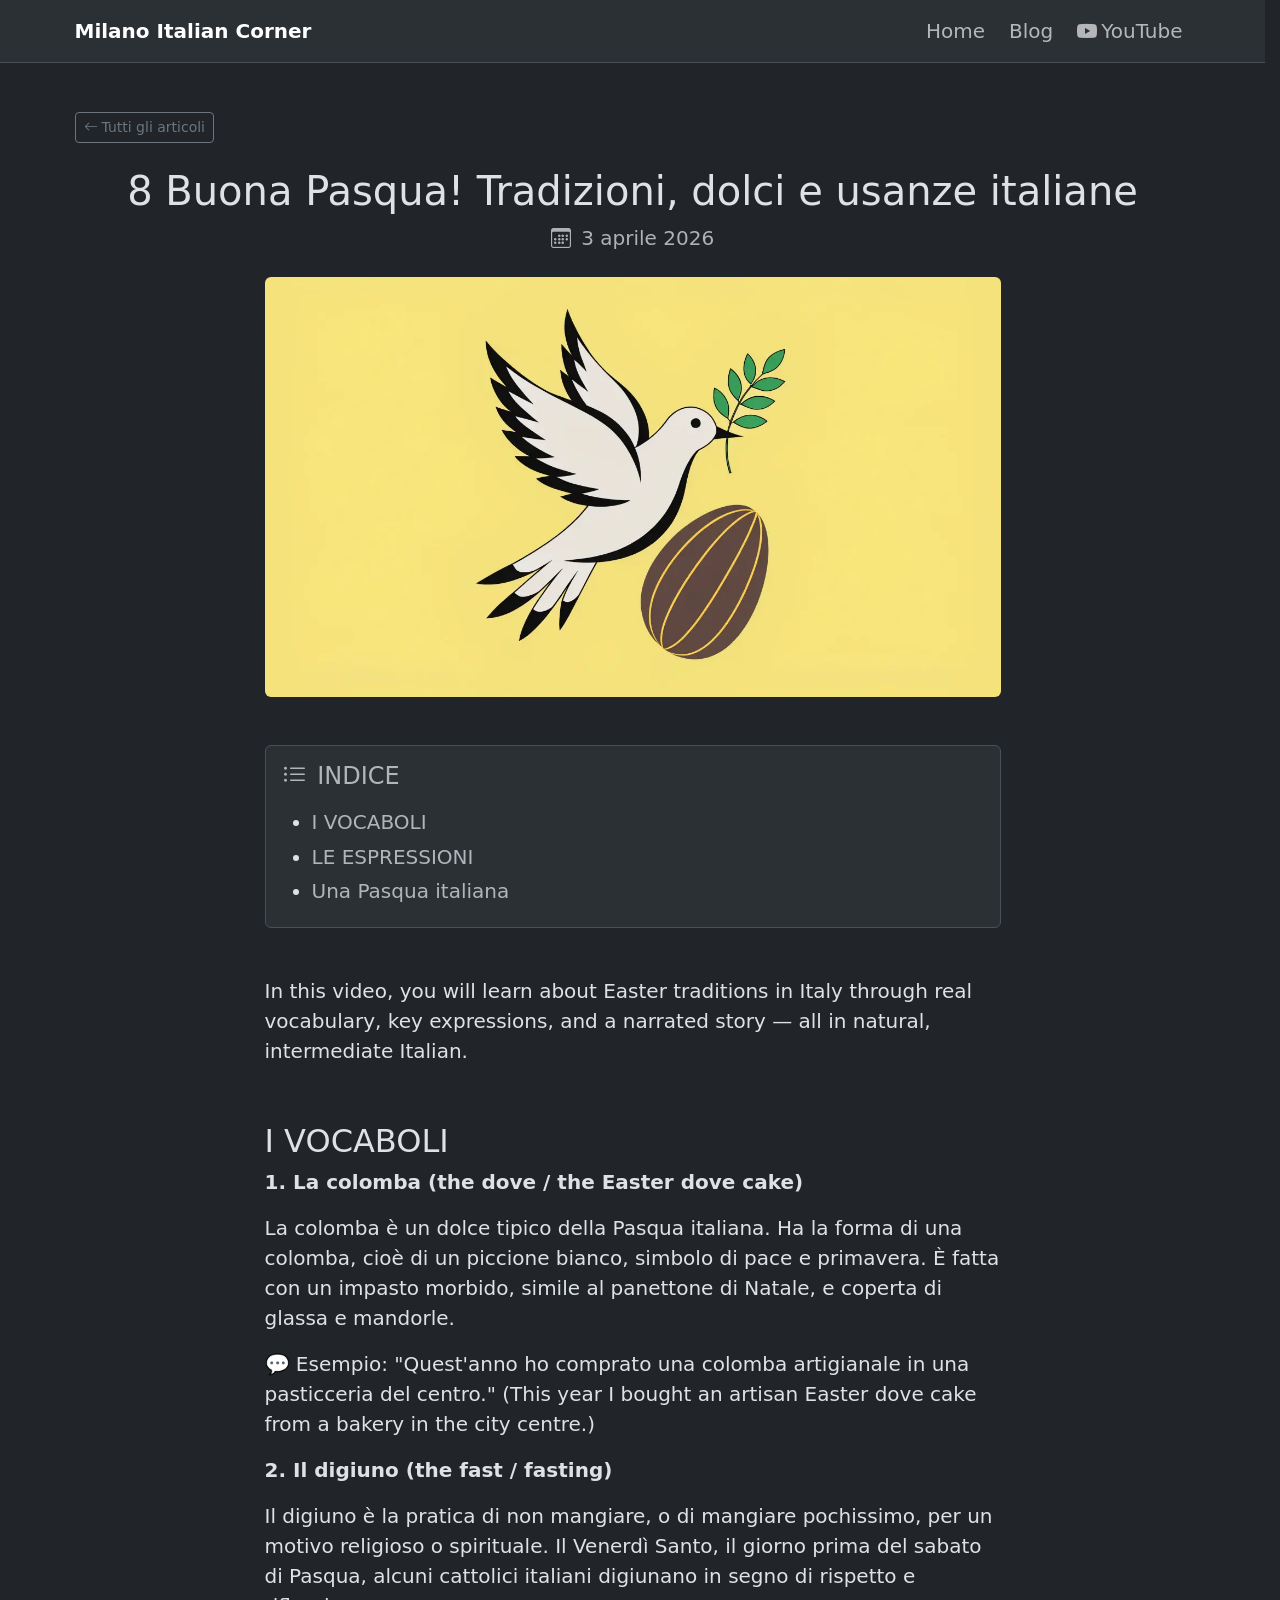
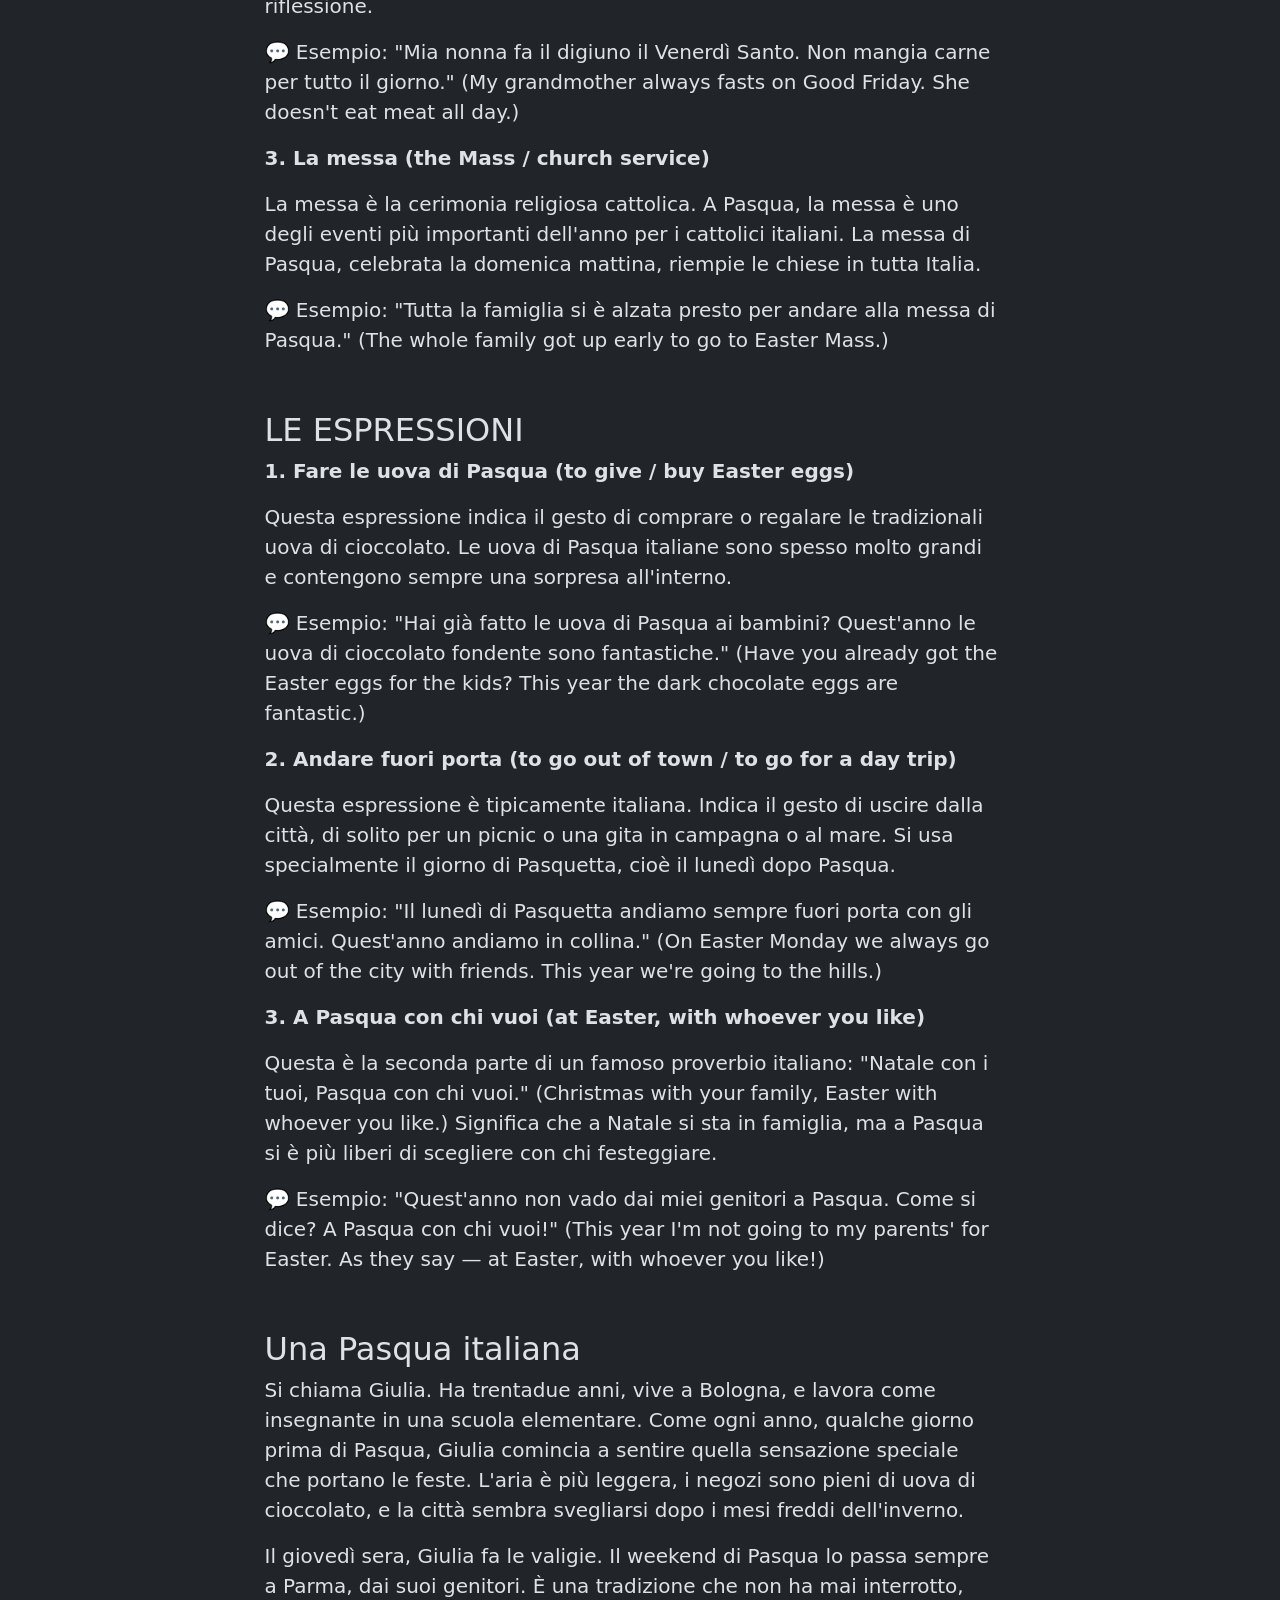
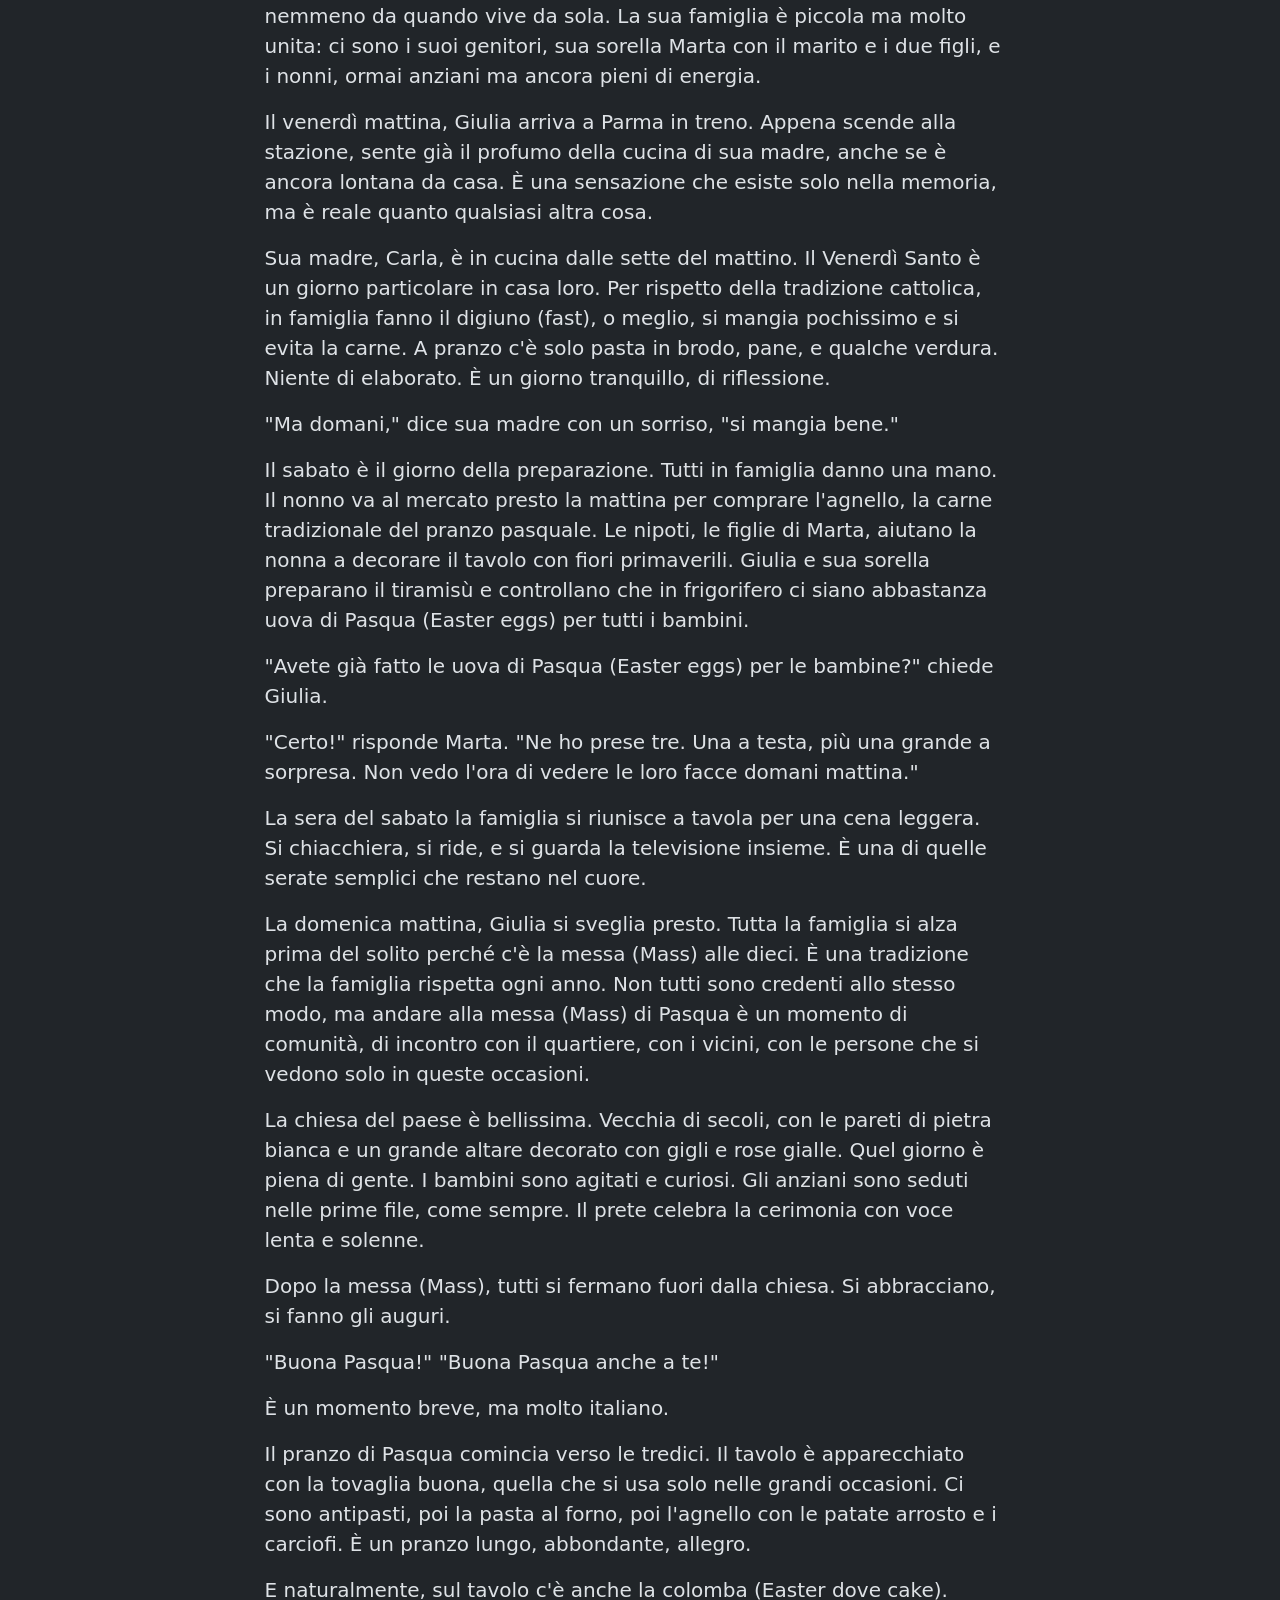
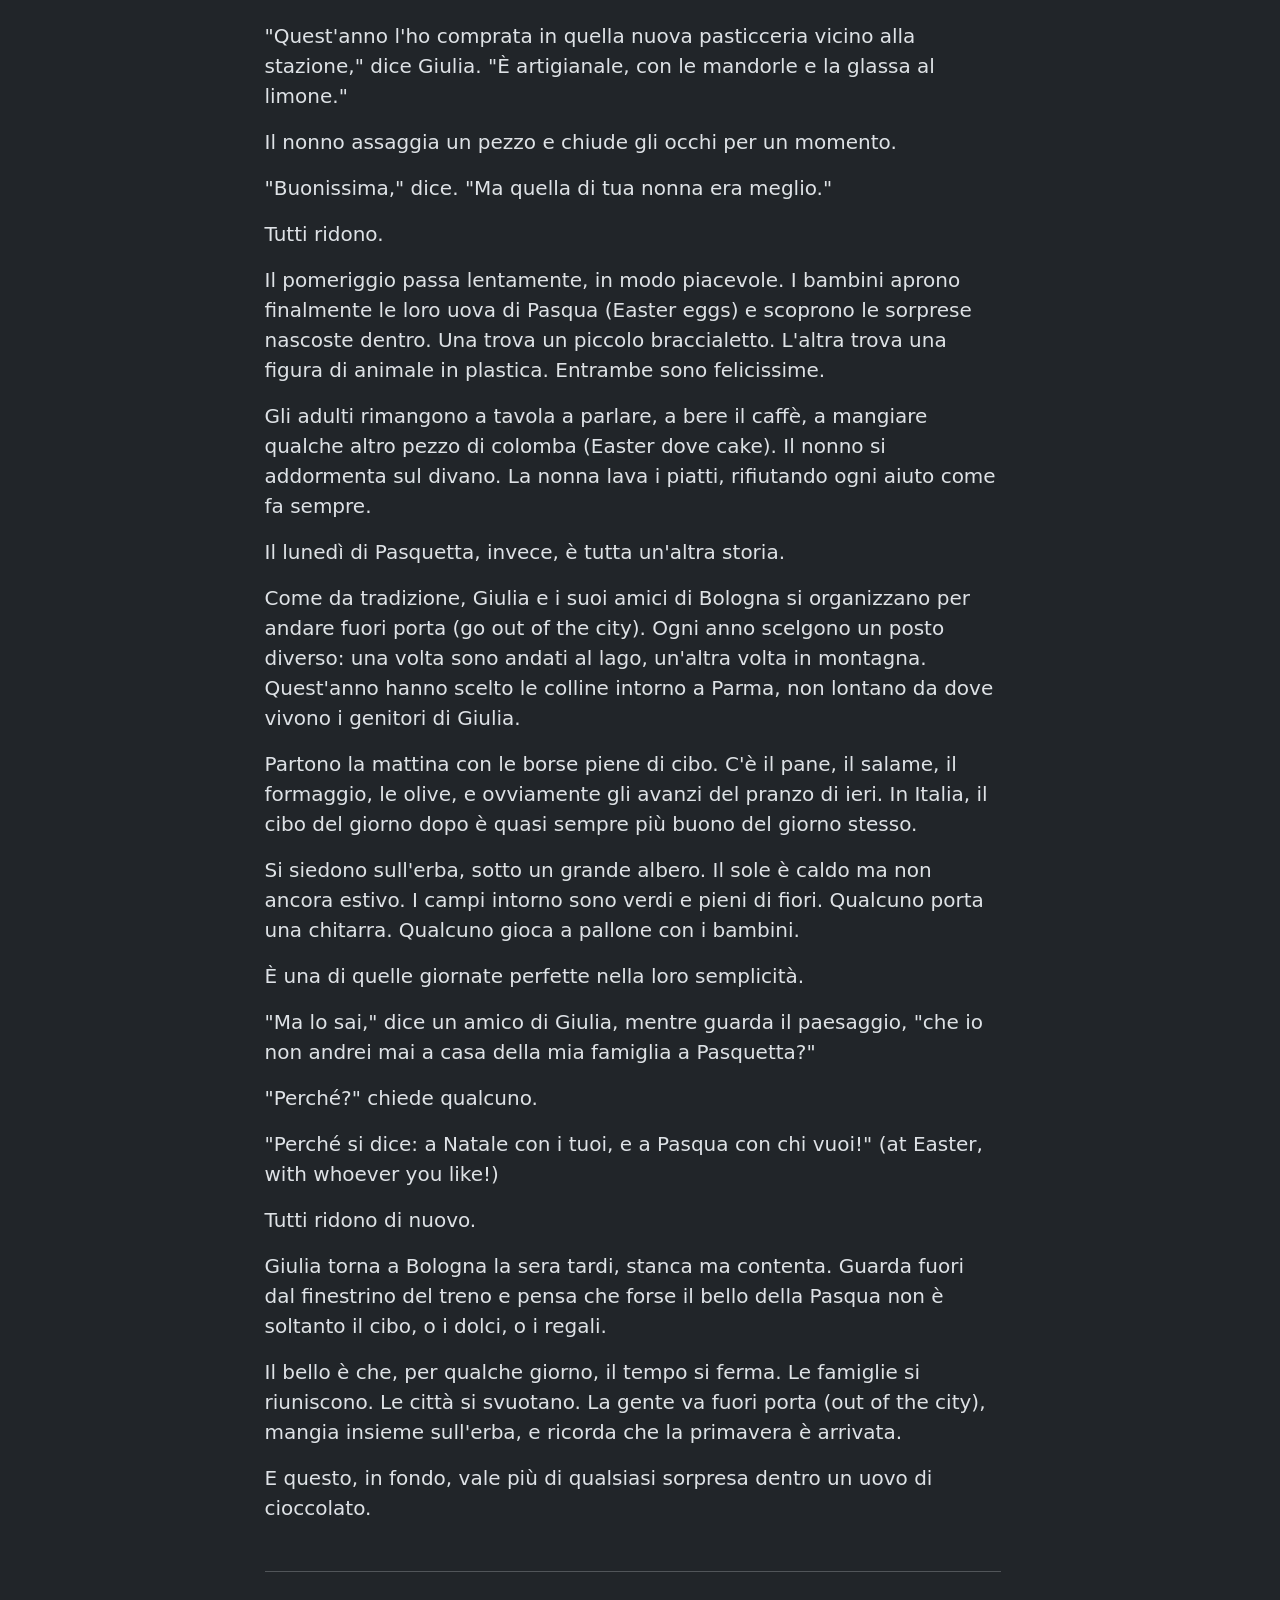
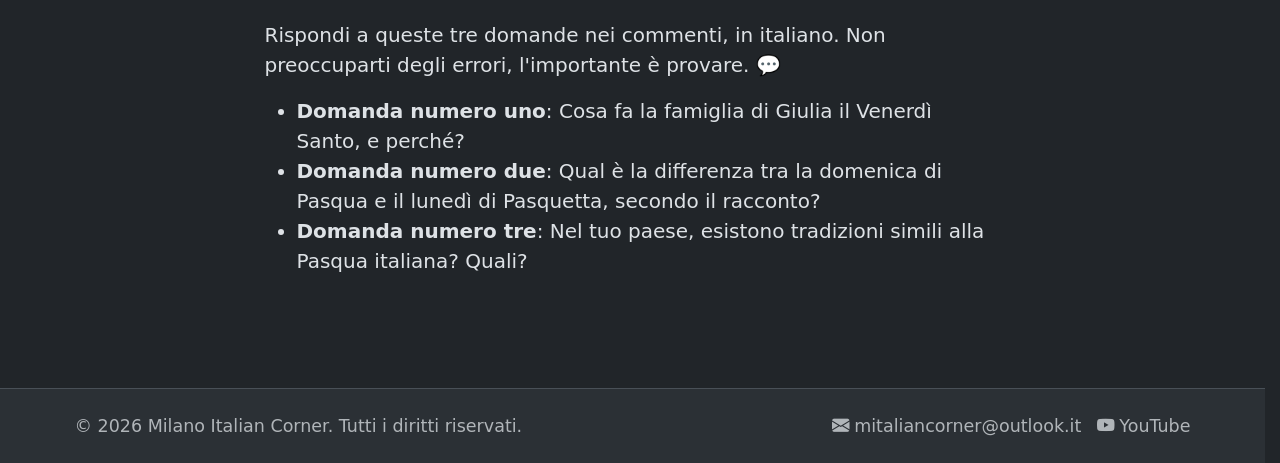
<file: blog/0008-buona-pasqua-tradizioni-dolci-usanze-italiane/index.html>
<!DOCTYPE html><html lang="it" data-bs-theme="dark"> <head><!-- 
      preconnect Ottimizza le connessioni esterne 
      I file di Bootstrap vengono caricati da cdn.jsdelivr.net. Il browser perde tempo a "cercare" dove si trova questo server (DNS lookup) e a stabilire una connessione sicura.
      Soluzione: Aggiungi queste due righe in cima al tuo <head>, prima di ogni altra cosa: 
    --><link rel="preconnect" href="https://cdn.jsdelivr.net"><link rel="dns-prefetch" href="https://cdn.jsdelivr.net"><meta charset="UTF-8"><meta name="viewport" content="width=device-width, initial-scale=1.0"><meta name="generator" content="Astro v6.1.3"><title>8 Buona Pasqua! Tradizioni, dolci e usanze italiane | Milano Italian Corner</title><meta name="description" content="PasquaBuona Pasqua! Tradizioni, dolci e usanze italiane"><link rel="canonical" href="https://mic.pphost.com.de/blog/0008-buona-pasqua-tradizioni-dolci-usanze-italiane/"><meta property="og:title" content="8 Buona Pasqua! Tradizioni, dolci e usanze italiane | Milano Italian Corner"><meta property="og:description" content="PasquaBuona Pasqua! Tradizioni, dolci e usanze italiane"><meta property="og:url" content="https://mic.pphost.com.de/blog/0008-buona-pasqua-tradizioni-dolci-usanze-italiane/"><meta property="og:type" content="article"><meta property="og:site_name" content="Milano Italian Corner"><meta property="og:image" content="https://mic.pphost.com.de/images/cover/0008.webp"><meta property="article:published_time" content="2026-04-03"><meta name="twitter:card" content="summary_large_image"><meta name="twitter:title" content="8 Buona Pasqua! Tradizioni, dolci e usanze italiane | Milano Italian Corner"><meta name="twitter:description" content="PasquaBuona Pasqua! Tradizioni, dolci e usanze italiane"><meta name="twitter:image" content="https://mic.pphost.com.de/images/cover/0008.webp"><link rel="sitemap" href="/sitemap-index.xml"><link rel="icon" href="data:,"><!-- blank favicon --><link href="https://cdn.jsdelivr.net/npm/bootstrap@5.3.8/dist/css/bootstrap.min.css" rel="stylesheet" integrity="sha384-sRIl4kxILFvY47J16cr9ZwB07vP4J8+LH7qKQnuqkuIAvNWLzeN8tE5YBujZqJLB" crossorigin="anonymous"><link rel="stylesheet" href="https://cdn.jsdelivr.net/npm/bootstrap-icons@1.13.1/font/bootstrap-icons.min.css"><link rel="stylesheet" href="/styles/global.css"><script type="application/ld+json">{"@context":"https://schema.org","@type":"Article","name":"Milano Italian Corner","url":"https://mic.pphost.com.de","description":"Impara l'italiano parlato. Articoli, consigli e risorse per chi vuole migliorare la conversazione in italiano.","datePublished":"2026-04-03","author":{"@type":"Person","name":"Pablo"}}</script></head> <body> <nav class="navbar navbar-expand-lg sticky-top bg-body-tertiary border-bottom"> <div class="container"> <a class="navbar-brand fw-bold" href="/">Milano Italian Corner</a> <button class="navbar-toggler" type="button" data-bs-toggle="collapse" data-bs-target="#navbarNav" aria-controls="navbarNav" aria-expanded="false" aria-label="Toggle navigation"> <span class="navbar-toggler-icon"></span> </button> <div class="collapse navbar-collapse" id="navbarNav"> <ul class="navbar-nav ms-auto gap-2"> <li class="nav-item"> <a class="nav-link" href="/">Home</a> </li> <li class="nav-item"> <a class="nav-link" href="/blog">Blog</a> </li> <li class="nav-item"> <a class="nav-link" href="https://www.youtube.com/@mitaliancorner" target="_blank" rel="noopener noreferrer"> <i class="bi bi-youtube me-1"></i>YouTube
</a> </li> </ul> </div> </div> </nav> <main>  <article class="container py-5"> <div class="mb-4"> <a href="/blog" class="btn btn-outline-secondary btn-sm"> <i class="bi bi-arrow-left me-1"></i>Tutti gli articoli
</a> </div> <h1 class="mb-2 text-center">8 Buona Pasqua! Tradizioni, dolci e usanze italiane</h1> <p class="text-body-secondary mb-4 text-center"> <i class="bi bi-calendar3 me-1"></i> <time datetime="2026-04-03">3 aprile 2026</time> </p> <div class="row justify-content-center"> <div class="col-lg-8"> <img src="/images/cover/0008.webp" alt="Buona Pasqua! Tradizioni, dolci e usanze italiane" class="article-cover rounded mb-4"> <nav id="toc-container" class="card bg-body-tertiary border mt-4 mb-5 p-3" aria-label="Indice dei contenuti"> <h2 class="h4 text-uppercase text-body-secondary mb-3"> <i class="bi bi-list-ul me-1"></i> Indice
</h2> <ul class="toc-list" id="toc-list"></ul> </nav> <div id="article-content">  <p>In this video, you will learn about Easter traditions in Italy through real vocabulary, key expressions, and a narrated story — all in natural, intermediate Italian.</p> <h2>I VOCABOLI</h2> <p><strong>1. La colomba (the dove / the Easter dove cake)</strong></p> <p>La colomba è un dolce tipico della Pasqua italiana. Ha la forma di una colomba, cioè di un piccione bianco, simbolo di pace e primavera. È fatta con un impasto morbido, simile al panettone di Natale, e coperta di glassa e mandorle.</p> <p>💬 Esempio: "Quest'anno ho comprato una colomba artigianale in una pasticceria del centro." (This year I bought an artisan Easter dove cake from a bakery in the city centre.)</p> <p><strong>2. Il digiuno (the fast / fasting)</strong></p> <p>Il digiuno è la pratica di non mangiare, o di mangiare pochissimo, per un motivo religioso o spirituale. Il Venerdì Santo, il giorno prima del sabato di Pasqua, alcuni cattolici italiani digiunano in segno di rispetto e riflessione.</p> <p>💬 Esempio: "Mia nonna fa il digiuno il Venerdì Santo. Non mangia carne per tutto il giorno." (My grandmother always fasts on Good Friday. She doesn't eat meat all day.)</p> <p><strong>3. La messa (the Mass / church service)</strong></p> <p>La messa è la cerimonia religiosa cattolica. A Pasqua, la messa è uno degli eventi più importanti dell'anno per i cattolici italiani. La messa di Pasqua, celebrata la domenica mattina, riempie le chiese in tutta Italia.</p> <p>💬 Esempio: "Tutta la famiglia si è alzata presto per andare alla messa di Pasqua." (The whole family got up early to go to Easter Mass.)</p> <h2>LE ESPRESSIONI</h2> <p><strong>1. Fare le uova di Pasqua (to give / buy Easter eggs)</strong></p> <p>Questa espressione indica il gesto di comprare o regalare le tradizionali uova di cioccolato. Le uova di Pasqua italiane sono spesso molto grandi e contengono sempre una sorpresa all'interno.</p> <p>💬 Esempio: "Hai già fatto le uova di Pasqua ai bambini? Quest'anno le uova di cioccolato fondente sono fantastiche." (Have you already got the Easter eggs for the kids? This year the dark chocolate eggs are fantastic.)</p> <p><strong>2. Andare fuori porta (to go out of town / to go for a day trip)</strong></p> <p>Questa espressione è tipicamente italiana. Indica il gesto di uscire dalla città, di solito per un picnic o una gita in campagna o al mare. Si usa specialmente il giorno di Pasquetta, cioè il lunedì dopo Pasqua.</p> <p>💬 Esempio: "Il lunedì di Pasquetta andiamo sempre fuori porta con gli amici. Quest'anno andiamo in collina." (On Easter Monday we always go out of the city with friends. This year we're going to the hills.)</p> <p><strong>3. A Pasqua con chi vuoi (at Easter, with whoever you like)</strong></p> <p>Questa è la seconda parte di un famoso proverbio italiano: "Natale con i tuoi, Pasqua con chi vuoi." (Christmas with your family, Easter with whoever you like.) Significa che a Natale si sta in famiglia, ma a Pasqua si è più liberi di scegliere con chi festeggiare.</p> <p>💬 Esempio: "Quest'anno non vado dai miei genitori a Pasqua. Come si dice? A Pasqua con chi vuoi!" (This year I'm not going to my parents' for Easter. As they say — at Easter, with whoever you like!)</p> <h2>Una Pasqua italiana</h2> <p>Si chiama Giulia. Ha trentadue anni, vive a Bologna, e lavora come insegnante in una scuola elementare. Come ogni anno, qualche giorno prima di Pasqua, Giulia comincia a sentire quella sensazione speciale che portano le feste. L'aria è più leggera, i negozi sono pieni di uova di cioccolato, e la città sembra svegliarsi dopo i mesi freddi dell'inverno.</p> <p>Il giovedì sera, Giulia fa le valigie. Il weekend di Pasqua lo passa sempre a Parma, dai suoi genitori. È una tradizione che non ha mai interrotto, nemmeno da quando vive da sola. La sua famiglia è piccola ma molto unita: ci sono i suoi genitori, sua sorella Marta con il marito e i due figli, e i nonni, ormai anziani ma ancora pieni di energia.</p> <p>Il venerdì mattina, Giulia arriva a Parma in treno. Appena scende alla stazione, sente già il profumo della cucina di sua madre, anche se è ancora lontana da casa. È una sensazione che esiste solo nella memoria, ma è reale quanto qualsiasi altra cosa.</p> <p>Sua madre, Carla, è in cucina dalle sette del mattino. Il Venerdì Santo è un giorno particolare in casa loro. Per rispetto della tradizione cattolica, in famiglia fanno il digiuno (fast), o meglio, si mangia pochissimo e si evita la carne. A pranzo c'è solo pasta in brodo, pane, e qualche verdura. Niente di elaborato. È un giorno tranquillo, di riflessione.</p> <p>"Ma domani," dice sua madre con un sorriso, "si mangia bene."</p> <p>Il sabato è il giorno della preparazione. Tutti in famiglia danno una mano. Il nonno va al mercato presto la mattina per comprare l'agnello, la carne tradizionale del pranzo pasquale. Le nipoti, le figlie di Marta, aiutano la nonna a decorare il tavolo con fiori primaverili. Giulia e sua sorella preparano il tiramisù e controllano che in frigorifero ci siano abbastanza uova di Pasqua (Easter eggs) per tutti i bambini.</p> <p>"Avete già fatto le uova di Pasqua (Easter eggs) per le bambine?" chiede Giulia.</p> <p>"Certo!" risponde Marta. "Ne ho prese tre. Una a testa, più una grande a sorpresa. Non vedo l'ora di vedere le loro facce domani mattina."</p> <p>La sera del sabato la famiglia si riunisce a tavola per una cena leggera. Si chiacchiera, si ride, e si guarda la televisione insieme. È una di quelle serate semplici che restano nel cuore.</p> <p>La domenica mattina, Giulia si sveglia presto. Tutta la famiglia si alza prima del solito perché c'è la messa (Mass) alle dieci. È una tradizione che la famiglia rispetta ogni anno. Non tutti sono credenti allo stesso modo, ma andare alla messa (Mass) di Pasqua è un momento di comunità, di incontro con il quartiere, con i vicini, con le persone che si vedono solo in queste occasioni.</p> <p>La chiesa del paese è bellissima. Vecchia di secoli, con le pareti di pietra bianca e un grande altare decorato con gigli e rose gialle. Quel giorno è piena di gente. I bambini sono agitati e curiosi. Gli anziani sono seduti nelle prime file, come sempre. Il prete celebra la cerimonia con voce lenta e solenne.</p> <p>Dopo la messa (Mass), tutti si fermano fuori dalla chiesa. Si abbracciano, si fanno gli auguri.</p> <p>"Buona Pasqua!" "Buona Pasqua anche a te!"</p> <p>È un momento breve, ma molto italiano.</p> <p>Il pranzo di Pasqua comincia verso le tredici. Il tavolo è apparecchiato con la tovaglia buona, quella che si usa solo nelle grandi occasioni. Ci sono antipasti, poi la pasta al forno, poi l'agnello con le patate arrosto e i carciofi. È un pranzo lungo, abbondante, allegro.</p> <p>E naturalmente, sul tavolo c'è anche la colomba (Easter dove cake).</p> <p>"Quest'anno l'ho comprata in quella nuova pasticceria vicino alla stazione," dice Giulia. "È artigianale, con le mandorle e la glassa al limone."</p> <p>Il nonno assaggia un pezzo e chiude gli occhi per un momento.</p> <p>"Buonissima," dice. "Ma quella di tua nonna era meglio."</p> <p>Tutti ridono.</p> <p>Il pomeriggio passa lentamente, in modo piacevole. I bambini aprono finalmente le loro uova di Pasqua (Easter eggs) e scoprono le sorprese nascoste dentro. Una trova un piccolo braccialetto. L'altra trova una figura di animale in plastica. Entrambe sono felicissime.</p> <p>Gli adulti rimangono a tavola a parlare, a bere il caffè, a mangiare qualche altro pezzo di colomba (Easter dove cake). Il nonno si addormenta sul divano. La nonna lava i piatti, rifiutando ogni aiuto come fa sempre.</p> <p>Il lunedì di Pasquetta, invece, è tutta un'altra storia.</p> <p>Come da tradizione, Giulia e i suoi amici di Bologna si organizzano per andare fuori porta (go out of the city). Ogni anno scelgono un posto diverso: una volta sono andati al lago, un'altra volta in montagna. Quest'anno hanno scelto le colline intorno a Parma, non lontano da dove vivono i genitori di Giulia.</p> <p>Partono la mattina con le borse piene di cibo. C'è il pane, il salame, il formaggio, le olive, e ovviamente gli avanzi del pranzo di ieri. In Italia, il cibo del giorno dopo è quasi sempre più buono del giorno stesso.</p> <p>Si siedono sull'erba, sotto un grande albero. Il sole è caldo ma non ancora estivo. I campi intorno sono verdi e pieni di fiori. Qualcuno porta una chitarra. Qualcuno gioca a pallone con i bambini.</p> <p>È una di quelle giornate perfette nella loro semplicità.</p> <p>"Ma lo sai," dice un amico di Giulia, mentre guarda il paesaggio, "che io non andrei mai a casa della mia famiglia a Pasquetta?"</p> <p>"Perché?" chiede qualcuno.</p> <p>"Perché si dice: a Natale con i tuoi, e a Pasqua con chi vuoi!" (at Easter, with whoever you like!)</p> <p>Tutti ridono di nuovo.</p> <p>Giulia torna a Bologna la sera tardi, stanca ma contenta. Guarda fuori dal finestrino del treno e pensa che forse il bello della Pasqua non è soltanto il cibo, o i dolci, o i regali.</p> <p>Il bello è che, per qualche giorno, il tempo si ferma. Le famiglie si riuniscono. Le città si svuotano. La gente va fuori porta (out of the city), mangia insieme sull'erba, e ricorda che la primavera è arrivata.</p> <p>E questo, in fondo, vale più di qualsiasi sorpresa dentro un uovo di cioccolato.</p> <hr> <p>Rispondi a queste tre domande nei commenti, in italiano. Non preoccuparti degli errori, l'importante è provare. 💬</p> <ul> <li><strong>Domanda numero uno</strong>: Cosa fa la famiglia di Giulia il Venerdì Santo, e perché?</li> <li><strong>Domanda numero due</strong>: Qual è la differenza tra la domenica di Pasqua e il lunedì di Pasquetta, secondo il racconto?</li> <li><strong>Domanda numero tre</strong>: Nel tuo paese, esistono tradizioni simili alla Pasqua italiana? Quali?</li> </ul>  </div> </div> </div> </article> <script type="module">const a=document.getElementById("article-content"),d=document.getElementById("toc-list"),r=document.getElementById("toc-container");if(a&&d&&r){const o=a.querySelectorAll("h2");o.length===0?r.style.display="none":o.forEach((e,n)=>{e.id||(e.id=`section-${n+1}`);const c=document.createElement("li"),t=document.createElement("a");t.href=`#${e.id}`,t.textContent=e.textContent??"",t.className="text-body-secondary",t.addEventListener("click",l=>{l.preventDefault();const i=document.getElementById(e.id);if(i){const s=i.getBoundingClientRect().top+window.scrollY-80;window.scrollTo({top:s,behavior:"smooth"})}}),c.appendChild(t),d.appendChild(c)})}document.addEventListener("DOMContentLoaded",()=>{document.querySelectorAll("pre").forEach(o=>{const e=document.createElement("button");e.innerHTML='<i class="bi bi-clipboard"></i>',e.className="copy-button",e.setAttribute("aria-label","Copia codice"),e.addEventListener("click",async()=>{const c=o.querySelector("code")?.innerText??o.innerText;try{if(navigator.clipboard&&window.isSecureContext)await navigator.clipboard.writeText(c);else{const t=document.createElement("textarea");t.value=c,t.style.cssText="position:fixed;opacity:0;pointer-events:none",document.body.appendChild(t),t.select(),document.execCommand("copy"),document.body.removeChild(t)}e.classList.add("copied"),e.setAttribute("aria-label","Copiato!"),setTimeout(()=>{e.classList.remove("copied"),e.setAttribute("aria-label","Copia codice")},2e3)}catch(t){console.error("Errore durante la copia:",t)}});const n=document.createElement("div");n.className="pre-wrapper",o.parentNode&&(o.parentNode.insertBefore(n,o),n.appendChild(o),n.appendChild(e))})});</script>  </main> <footer class="bg-body-tertiary border-top py-4 mt-5"> <div class="container d-flex flex-column flex-md-row justify-content-between align-items-center gap-2 text-body-secondary small"> <span>&copy; 2026 Milano Italian Corner. Tutti i diritti riservati.</span> <div class="d-flex gap-3"> <a href="mailto:mitaliancorner@outlook.it" class="text-body-secondary text-decoration-none"> <i class="bi bi-envelope-fill me-1"></i>mitaliancorner@outlook.it </a> <a href="https://www.youtube.com/@mitaliancorner" target="_blank" rel="noopener noreferrer" class="text-body-secondary text-decoration-none"> <i class="bi bi-youtube me-1"></i>YouTube
</a> </div> </div> </footer> <script src="https://cdn.jsdelivr.net/npm/bootstrap@5.3.8/dist/js/bootstrap.bundle.min.js" integrity="sha384-FKyoEForCGlyvwx9Hj09JcYn3nv7wiPVlz7YYwJrWVcXK/BmnVDxM+D2scQbITxI" crossorigin="anonymous"></script> </body> </html>
</file>
<file: styles/global.css>
/* ----------------------------------------- */
/* SOVRASCRITTURA Bootstrap base ----------- */
/* Font size base (Bootstrap default è 16px) */
/* ----------------------------------------- */
html {
  scrollbar-gutter: stable; /* KEVIN */
}
body {
  font-size: 20px;
  
  /* se il body ha 3 elementi (nav, main, footer) e voglio che il footer stia sempre in fondo */
  min-block-size: 100svh;
  display: grid;
  grid-template-rows: auto 1fr auto;
}

/* style del codice definito come pre > code */
pre:has(code)
{
	border-radius: .5rem;
	background-color: var(--bs-tertiary-bg);
	padding:1.5rem 1rem 1.5rem 1rem;
}


/* ----------------------------------------- */
/* PAGINA INDEX (HOME) PRINCIPALE ---------- */
/* ----------------------------------------- */
/* Immagini hero sovrapposte */
.avatar-wrapper {position: relative;display: inline-flex;width: 210px;height: 130px;}
.avatar-img {width: 130px;height: 130px;border-radius: 50%;object-fit: cover;}
.avatar-img.author {position: relative;z-index: 2;}
.avatar-img.logo {position: absolute;left: 90px;width: 100px;height: 100px;z-index: 1;}


/* ----------------------------------------- */
/* TOC ARTICOLI ---------------------------- */
/* ----------------------------------------- */
.toc-list {padding: 0;margin: 0;padding-inline-start: 30px;}
.toc-list > li {margin-block-end: .3rem;}
.toc-list > li a {text-decoration:none;}
.toc-list > li a:hover{text-decoration: underline;text-underline-offset:.2rem;}
/* .toc-list a::before {content: "-> ";} */


/* Nessun risultato (nascosto di default) */
.no-results {
  display: none;
}


/* ----------------------------------------- */
/* articoli -------------------------------- */
/* ----------------------------------------- */
/* Immagine di copertina articolo */
.article-cover {width: 100%;max-height: 420px;object-fit: cover;}

/* div.article-content il contenuto degli articoli */
div#article-content
{
	.h1, .h2, .h3, .h4, .h5, .h6, h1, h2, h3, h4, h5, h6 {
		margin-block:3.5rem .4rem;
	}

	hr {margin:3rem 0;}

	/* GESTIONE STILE tasto copy nei tag pre > code presenti negli articoli */
	.pre-wrapper {position: relative;}
	.copy-button {
		font-size: 16px;
		position: absolute;
		top: 0.2rem;
		right: 0.2rem;
		padding: 0.2rem;
		background: transparent; /* oppure lo stesso colore di sfondo del tuo pre */
		border: 1px solid #555;
		border-radius: 4px;
		color: #aaa;
		cursor: pointer;
		opacity: 0.6;
		transition: opacity 0.2s, color 0.2s, border-color 0.2s;
		line-height: 0;
		z-index: 1;
	}
	.pre-wrapper:hover .copy-button {opacity: 1;}
	.copy-button:hover {color: #fff;border-color: #fff;}
	.copy-button.copied {color: #4ade80;border-color: #4ade80;opacity: 1;}

}
</file>
